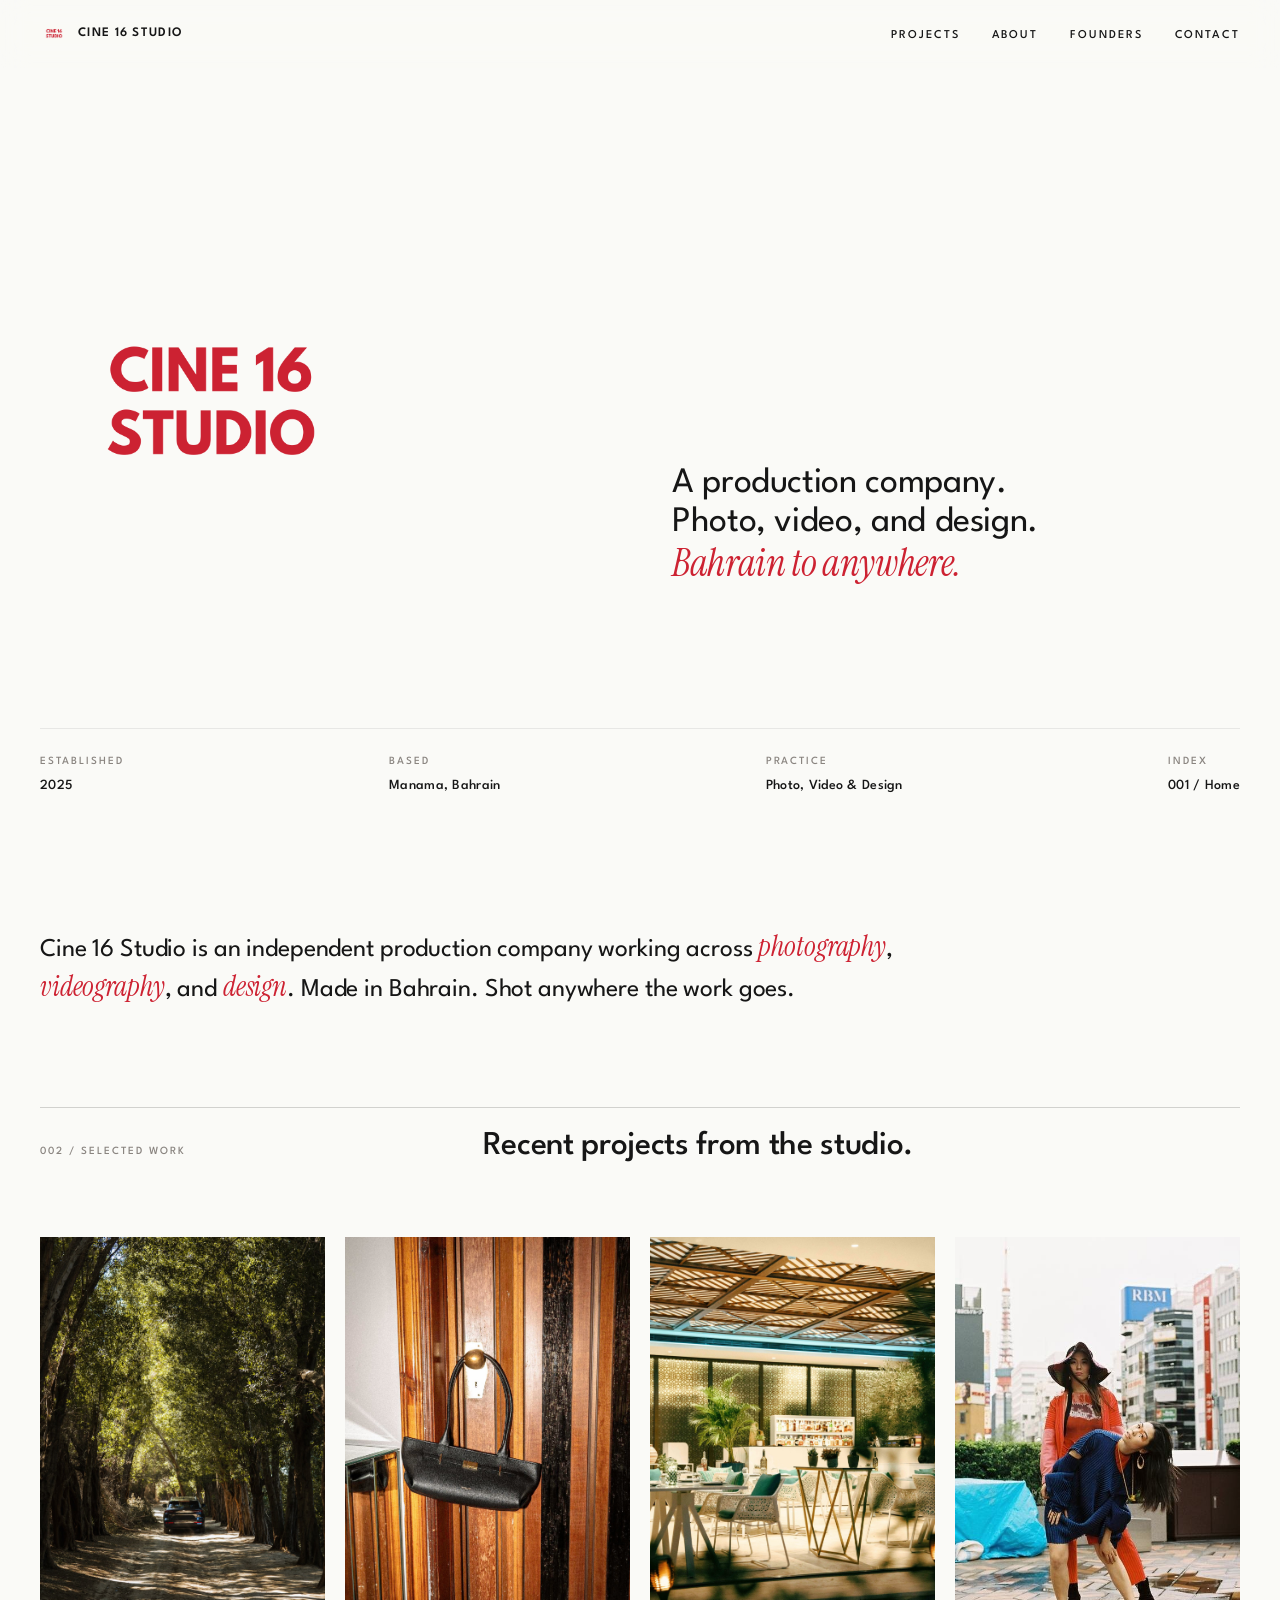
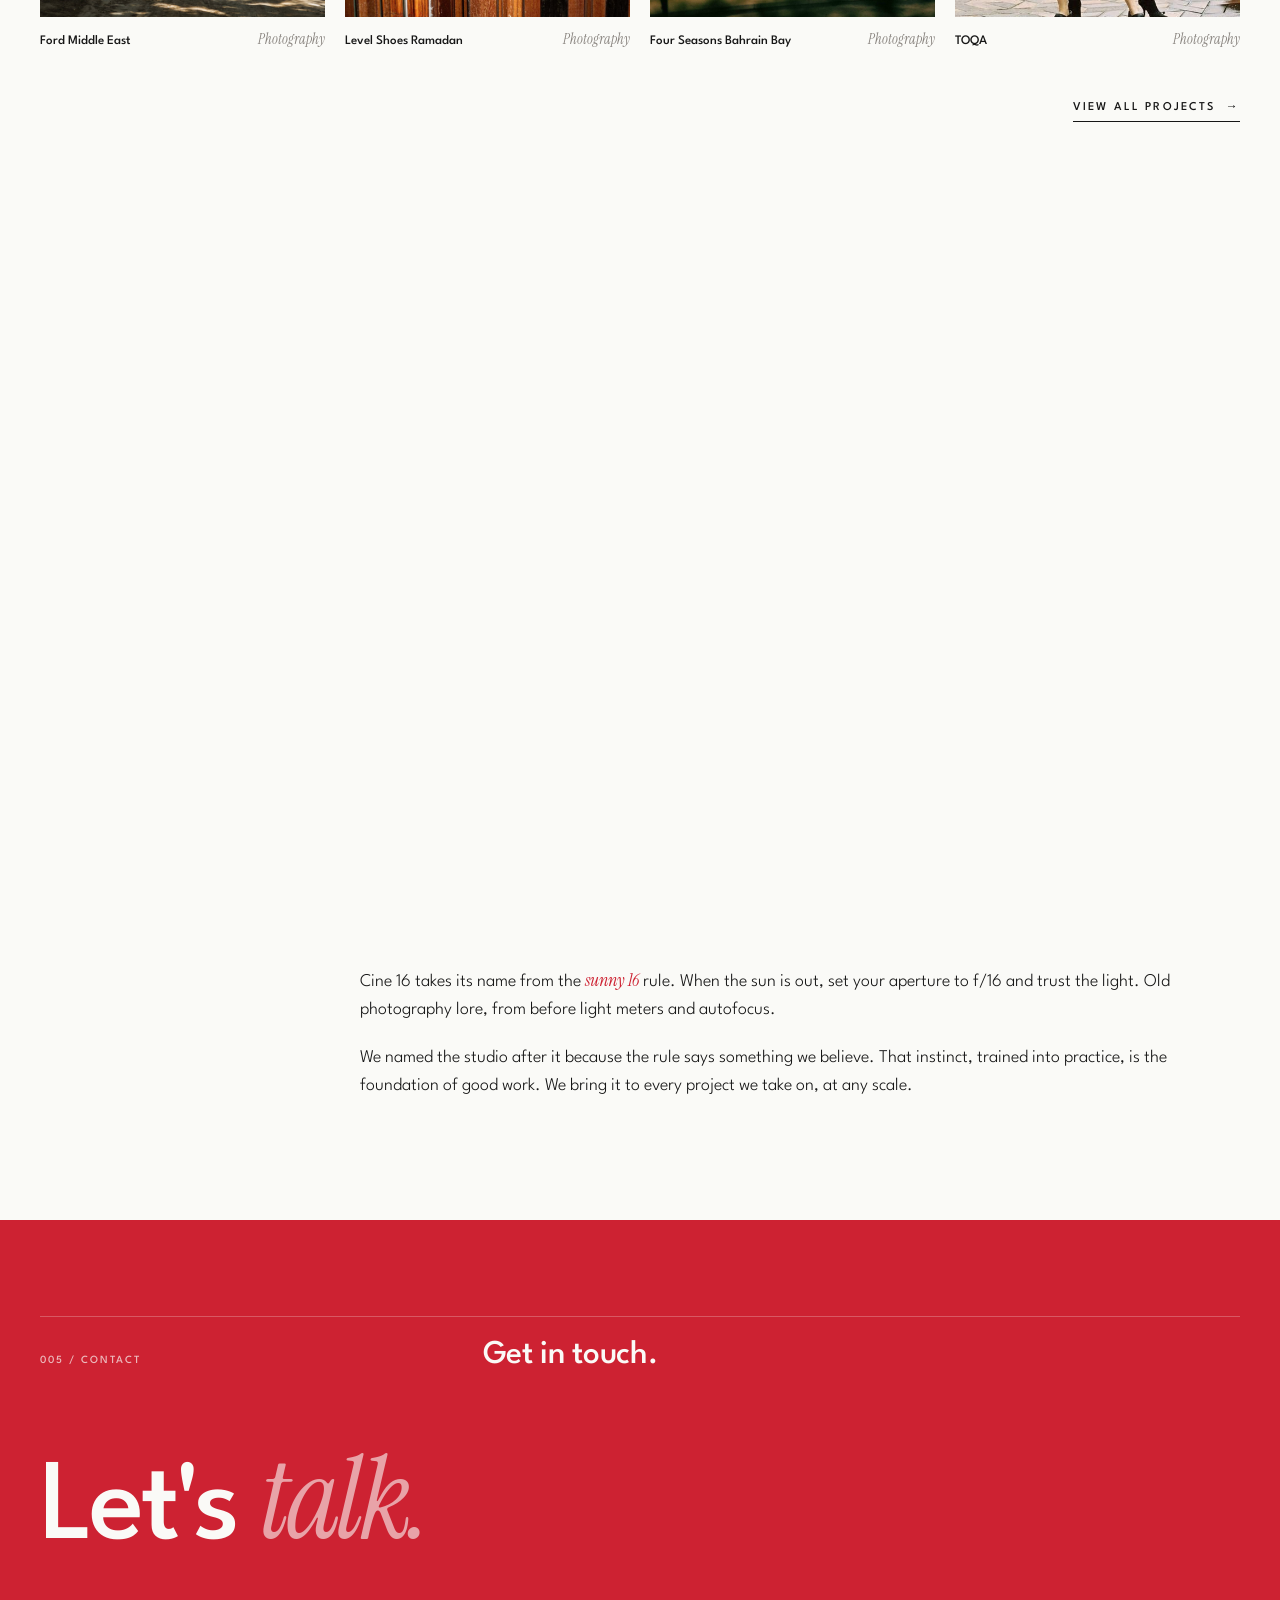
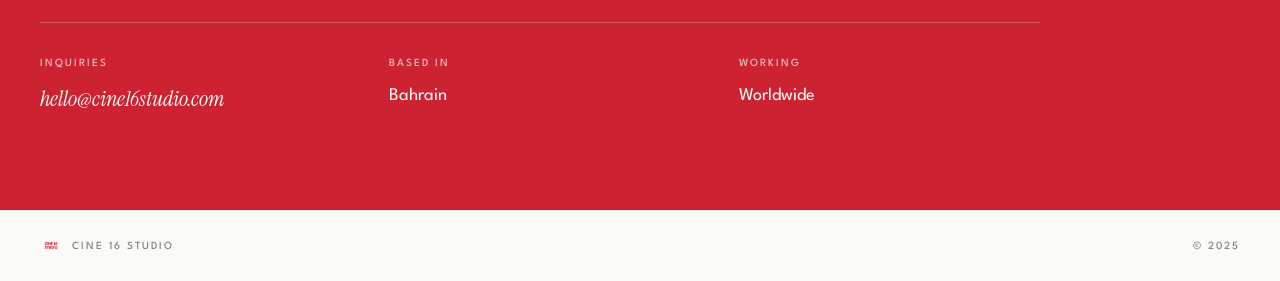
<file: index.html>
<!DOCTYPE html>
<html lang="en">
<head>
  <meta charset="UTF-8">
  <meta name="viewport" content="width=device-width, initial-scale=1.0">
  <title>Cine 16 Studio</title>
  <meta name="description" content="Cine 16 Studio. Two creatives. One production company. Bahrain to anywhere.">
  <meta name="google-site-verification" content="VnoOKsEHRsFzRZxvOFzhNZS0RKncgKMQu8T87-XKlhw" />
  <link rel="icon" href="favicon.ico" sizes="any">
  <link rel="icon" type="image/png" sizes="32x32" href="favicon-32.png">
  <link rel="apple-touch-icon" sizes="180x180" href="apple-touch-icon.png">
  <link rel="preconnect" href="https://fonts.googleapis.com">
  <link rel="preconnect" href="https://fonts.gstatic.com" crossorigin>
  <link href="https://fonts.googleapis.com/css2?family=Instrument+Serif:ital@0;1&family=League+Spartan:wght@300;400;500;600;700&display=swap" rel="stylesheet">
  <link rel="stylesheet" href="styles.css">

  <link rel="canonical" href="https://cine16studio.com/">
  <meta property="og:type" content="website">
  <meta property="og:site_name" content="Cine 16 Studio">
  <meta property="og:title" content="Cine 16 Studio">
  <meta property="og:description" content="Cine 16 Studio. Two creatives. One production company. Bahrain to anywhere.">
  <meta property="og:url" content="https://cine16studio.com/">
  <meta property="og:image" content="https://cine16studio.com/og-image.jpg">
  <meta property="og:image:width" content="1200">
  <meta property="og:image:height" content="630">
  <meta name="twitter:card" content="summary_large_image">
  <meta name="twitter:title" content="Cine 16 Studio">
  <meta name="twitter:description" content="Cine 16 Studio. Two creatives. One production company. Bahrain to anywhere.">
  <meta name="twitter:image" content="https://cine16studio.com/og-image.jpg">
</head>
<body>

  <header>
  <nav class="nav">
    <a href="index.html" class="nav-logo">
      <img src="assets/logo-red-transparent.png" alt="" loading="lazy">
      <span class="nav-logo-text">Cine 16 Studio</span>
    </a>
    <ul class="nav-links">
      <li><a href="projects.html">Projects</a></li>
      <li><a href="about.html">About</a></li>
      <li><a href="founders.html">Founders</a></li>
      <li><a href="contact.html">Contact</a></li>
    </ul>
  </nav>
  </header>

  <main>

    <section class="hero">
      <div class="hero-grid">
        <img src="assets/logo-red-transparent.png" alt="Cine 16 Studio" class="hero-mark">
        <p class="hero-statement">
          A production company.<br>
          Photo, video, and design.<br>
          <em>Bahrain to anywhere.</em>
        </p>
      </div>

      <div class="hero-base">
        <div class="hero-base-col">
          <span class="eyebrow">Established</span>
          <span class="hero-base-value">2025</span>
        </div>
        <div class="hero-base-col">
          <span class="eyebrow">Based</span>
          <span class="hero-base-value">Manama, Bahrain</span>
        </div>
        <div class="hero-base-col">
          <span class="eyebrow">Practice</span>
          <span class="hero-base-value">Photo, Video &amp; Design</span>
        </div>
        <div class="hero-base-col">
          <span class="eyebrow">Index</span>
          <span class="hero-base-value">001 / Home</span>
        </div>
      </div>
    </section>

    <section class="intro">
      <p class="intro-text">
        Cine 16 Studio is an independent production company working across <span class="ser">photography</span>, <span class="ser">videography</span>, and <span class="ser">design</span>. Made in Bahrain. Shot anywhere the work goes.
      </p>
    </section>

    <section class="work" id="work">
      <div class="section-head">
        <span class="num">002 / Selected Work</span>
        <h2>Recent projects from the studio.</h2>
      </div>

      <div class="work-grid">

        <a href="photography.html" class="work-card">
          <div class="work-card-image">
            <img src="images/ford-middle-east/dsc-0891.jpg" alt="Ford Middle East" loading="lazy">
          </div>
          <div class="work-card-meta">
            <span class="work-card-title">Ford Middle East</span>
            <span class="work-card-tag">Photography</span>
          </div>
        </a>

        <a href="photography.html" class="work-card">
          <div class="work-card-image">
            <img src="images/level-shoes-ramadan/shot-dsc2949.jpg" alt="Level Shoes Ramadan" loading="lazy">
          </div>
          <div class="work-card-meta">
            <span class="work-card-title">Level Shoes Ramadan</span>
            <span class="work-card-tag">Photography</span>
          </div>
        </a>

        <a href="photography.html" class="work-card">
          <div class="work-card-image">
            <img src="images/four-seasons-bahrain-bay/dsc04693.jpg" alt="Four Seasons Bahrain Bay" loading="lazy">
          </div>
          <div class="work-card-meta">
            <span class="work-card-title">Four Seasons Bahrain Bay</span>
            <span class="work-card-tag">Photography</span>
          </div>
        </a>

        <a href="photography.html" class="work-card">
          <div class="work-card-image">
            <img src="images/toqa/fh000004.jpg" alt="TOQA" loading="lazy">
          </div>
          <div class="work-card-meta">
            <span class="work-card-title">TOQA</span>
            <span class="work-card-tag">Photography</span>
          </div>
        </a>

      </div>

      <div class="work-footer">
        <a href="projects.html" class="btn-link">View all projects &nbsp;&rarr;</a>
      </div>
    </section>

    <section class="services" id="services">
      <div class="section-head">
        <span class="num">003 / Services</span>
        <h2>What we make.</h2>
      </div>

      <div class="services-row">
        <a href="photography.html" class="service">
          <span class="service-num">01</span>
          <h3>Photography</h3>
          <p>Stills for brands, publications, and personal commissions.</p>
          <span class="service-arrow">View work &nbsp;&rarr;</span>
        </a>
        <a href="videography.html" class="service">
          <span class="service-num">02</span>
          <h3>Videography</h3>
          <p>Commercials, brand films, and longer-form work. Concept to final cut.</p>
          <span class="service-arrow">View work &nbsp;&rarr;</span>
        </a>
        <a href="design.html" class="service">
          <span class="service-num">03</span>
          <h3>Design</h3>
          <p>Campaign artwork, posters, menus, and cover art. Idea to finished layout.</p>
          <span class="service-arrow">View work &nbsp;&rarr;</span>
        </a>
      </div>

      <div class="services-also">
        <span class="label">Also offered</span>
        <span class="item">Social Media Direction</span>
        <span class="item">Illustration Commissions</span>
      </div>
    </section>

    <section class="about" id="about">
      <div class="section-head">
        <span class="num">004 / About</span>
        <h2>The studio, the name.</h2>
      </div>

      <div class="about-content">
        <p class="lead">
          Cine 16 takes its name from the <span class="accent">sunny 16</span> rule. When the sun is out, set your aperture to f/16 and trust the light. Old photography lore, from before light meters and autofocus.
        </p>
        <p>
          We named the studio after it because the rule says something we believe. That instinct, trained into practice, is the foundation of good work. We bring it to every project we take on, at any scale.
        </p>
      </div>
    </section>

    </main>

    <section class="contact section-red" id="contact">
      <div class="section-red-inner">
        <div class="section-head">
          <span class="num">005 / Contact</span>
          <h2>Get in touch.</h2>
        </div>

        <h3 class="contact-statement">
          Let's <span class="accent">talk.</span>
        </h3>

        <div class="contact-info">
          <div class="contact-info-block">
            <span class="label">Inquiries</span>
            <a href="mailto:hello@cine16studio.com" class="value serif">hello@cine16studio.com</a>
          </div>
          <div class="contact-info-block">
            <span class="label">Based In</span>
            <span class="value">Bahrain</span>
          </div>
          <div class="contact-info-block">
            <span class="label">Working</span>
            <span class="value">Worldwide</span>
          </div>
        </div>
      </div>
    </section>

  <footer>
    <span class="footer-mark">
      <img src="assets/logo-red-transparent.png" alt="" loading="lazy">
      <span>Cine 16 Studio</span>
    </span>
    <span>&copy; 2025</span>
  </footer>

  <script src="script.js" defer></script>
</body>
</html>
</file>
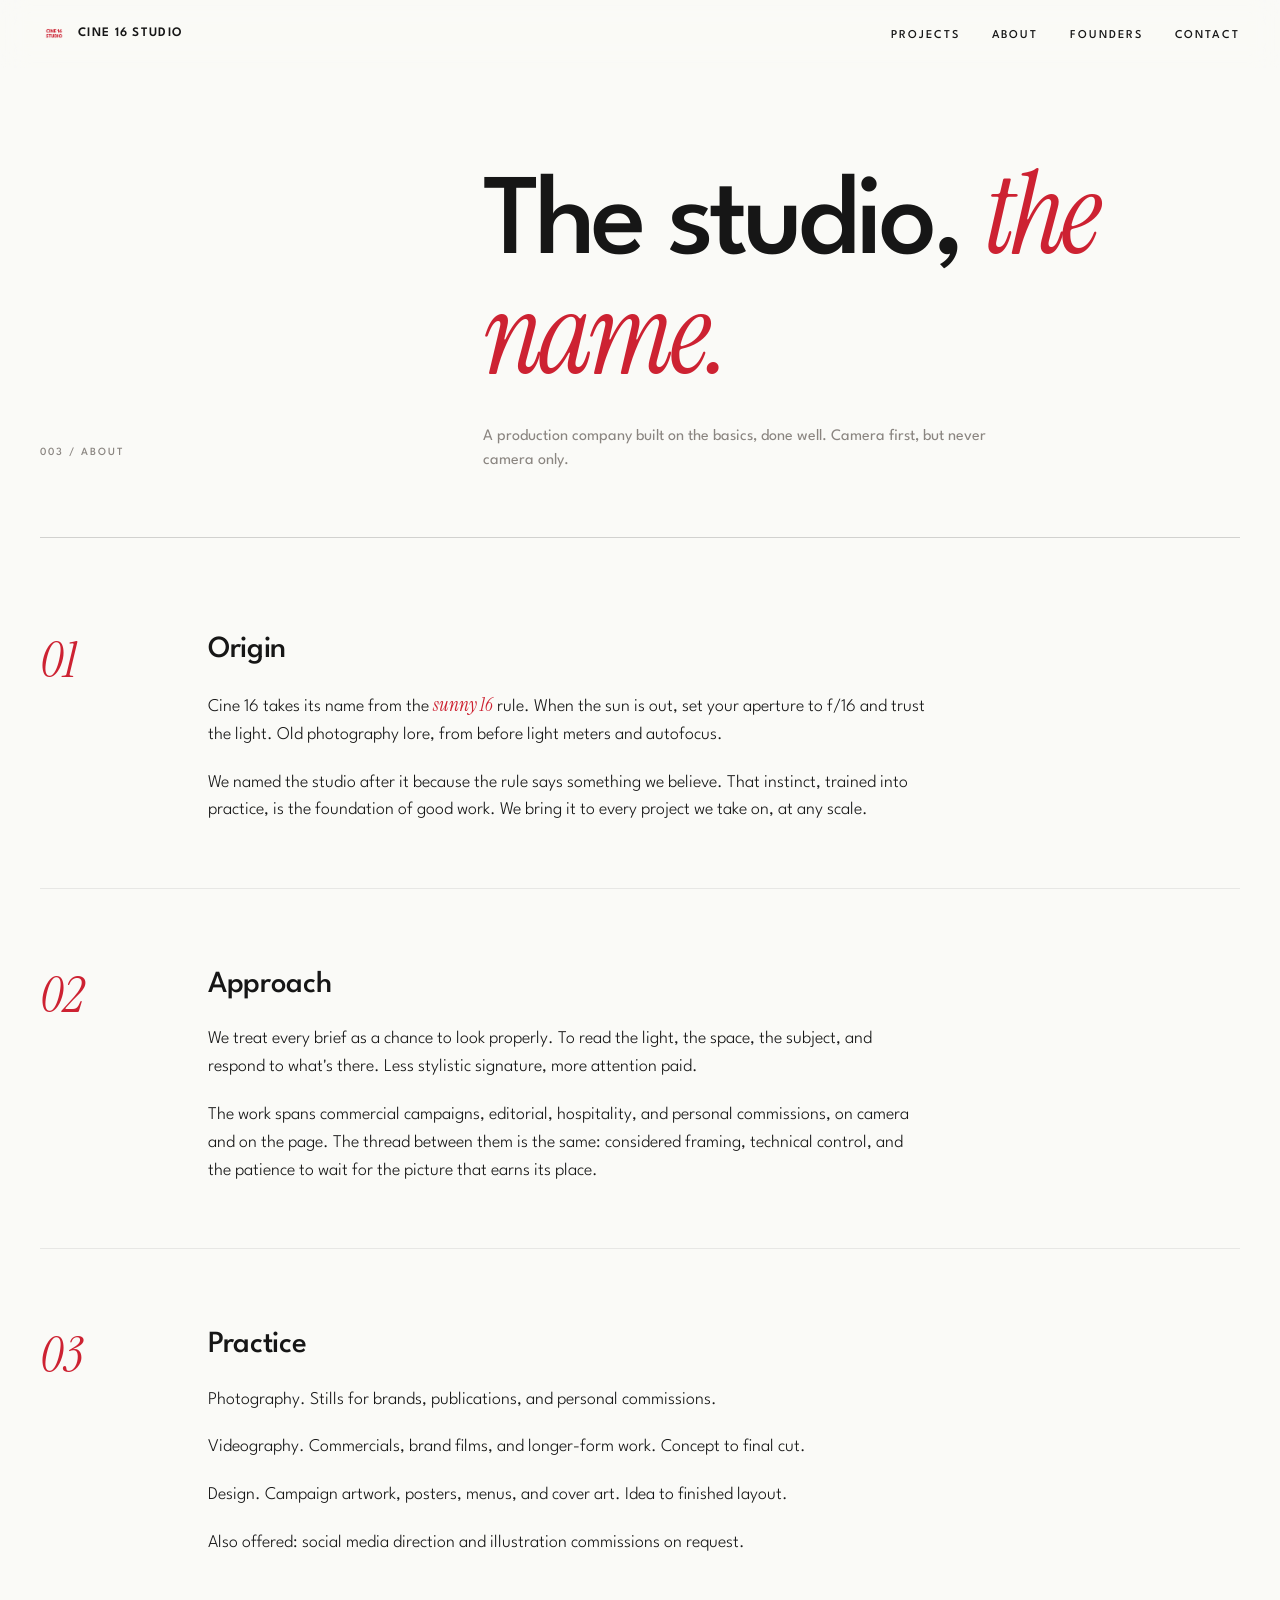
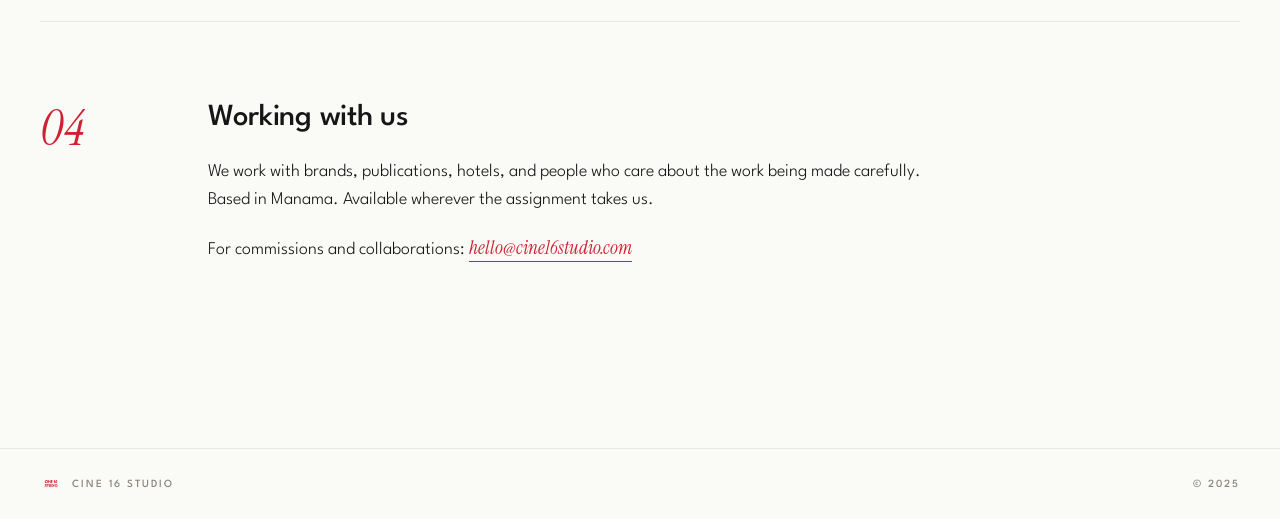
<file: about.html>
<!DOCTYPE html>
<html lang="en">
<head>
  <meta charset="UTF-8">
  <meta name="viewport" content="width=device-width, initial-scale=1.0">
  <title>About / Cine 16 Studio</title>
  <meta name="description" content="About Cine 16 Studio. A production company based in Bahrain, working in photography, videography, and design.">
  <link rel="icon" href="favicon.ico" sizes="any">
  <link rel="icon" type="image/png" sizes="32x32" href="favicon-32.png">
  <link rel="apple-touch-icon" sizes="180x180" href="apple-touch-icon.png">
  <link rel="preconnect" href="https://fonts.googleapis.com">
  <link rel="preconnect" href="https://fonts.gstatic.com" crossorigin>
  <link href="https://fonts.googleapis.com/css2?family=Instrument+Serif:ital@0;1&family=League+Spartan:wght@300;400;500;600;700&display=swap" rel="stylesheet">
  <link rel="stylesheet" href="styles.css">

  <link rel="canonical" href="https://cine16studio.com/about.html">
  <meta property="og:type" content="website">
  <meta property="og:site_name" content="Cine 16 Studio">
  <meta property="og:title" content="About / Cine 16 Studio">
  <meta property="og:description" content="About Cine 16 Studio. A production company based in Bahrain, working in photography, videography, and design.">
  <meta property="og:url" content="https://cine16studio.com/about.html">
  <meta property="og:image" content="https://cine16studio.com/og-image.jpg">
  <meta property="og:image:width" content="1200">
  <meta property="og:image:height" content="630">
  <meta name="twitter:card" content="summary_large_image">
  <meta name="twitter:title" content="About / Cine 16 Studio">
  <meta name="twitter:description" content="About Cine 16 Studio. A production company based in Bahrain, working in photography, videography, and design.">
  <meta name="twitter:image" content="https://cine16studio.com/og-image.jpg">
</head>
<body>

  <header>
  <nav class="nav">
    <a href="index.html" class="nav-logo">
      <img src="assets/logo-red-transparent.png" alt="">
      <span class="nav-logo-text">Cine 16 Studio</span>
    </a>
    <ul class="nav-links">
      <li><a href="projects.html">Projects</a></li>
      <li><a href="about.html">About</a></li>
      <li><a href="founders.html">Founders</a></li>
      <li><a href="contact.html">Contact</a></li>
    </ul>
  </nav>
  </header>

  <main>

    <section class="about-page">

      <div class="about-page-hero">
        <span class="num">003 / About</span>
        <div>
          <h1>The studio, <span class="ser">the name.</span></h1>
          <p class="subtitle">A production company built on the basics, done well. Camera first, but never camera only.</p>
        </div>
      </div>

      <div class="about-page-body">

        <div class="about-block">
          <span class="about-block-num">01</span>
          <div class="about-block-content">
            <h2 class="about-block-title">Origin</h2>
            <p>
              Cine 16 takes its name from the <span class="ser-red">sunny 16</span> rule. When the sun is out, set your aperture to f/16 and trust the light. Old photography lore, from before light meters and autofocus.
            </p>
            <p>
              We named the studio after it because the rule says something we believe. That instinct, trained into practice, is the foundation of good work. We bring it to every project we take on, at any scale.
            </p>
          </div>
        </div>

        <div class="about-block">
          <span class="about-block-num">02</span>
          <div class="about-block-content">
            <h2 class="about-block-title">Approach</h2>
            <p>
              We treat every brief as a chance to look properly. To read the light, the space, the subject, and respond to what's there. Less stylistic signature, more attention paid.
            </p>
            <p>
              The work spans commercial campaigns, editorial, hospitality, and personal commissions, on camera and on the page. The thread between them is the same: considered framing, technical control, and the patience to wait for the picture that earns its place.
            </p>
          </div>
        </div>

        <div class="about-block">
          <span class="about-block-num">03</span>
          <div class="about-block-content">
            <h2 class="about-block-title">Practice</h2>
            <p>
              Photography. Stills for brands, publications, and personal commissions.
            </p>
            <p>
              Videography. Commercials, brand films, and longer-form work. Concept to final cut.
            </p>
            <p>
              Design. Campaign artwork, posters, menus, and cover art. Idea to finished layout.
            </p>
            <p>
              Also offered: social media direction and illustration commissions on request.
            </p>
          </div>
        </div>

        <div class="about-block">
          <span class="about-block-num">04</span>
          <div class="about-block-content">
            <h2 class="about-block-title">Working with us</h2>
            <p>
              We work with brands, publications, hotels, and people who care about the work being made carefully. Based in Manama. Available wherever the assignment takes us.
            </p>
            <p>
              For commissions and collaborations: <a href="mailto:hello@cine16studio.com" class="about-link">hello@cine16studio.com</a>
            </p>
          </div>
        </div>

      </div>

    </section>

  </main>

  <footer>
    <span class="footer-mark">
      <img src="assets/logo-red-transparent.png" alt="">
      <span>Cine 16 Studio</span>
    </span>
    <span>&copy; 2025</span>
  </footer>

  <script src="script.js" defer></script>
</body>
</html>
</file>
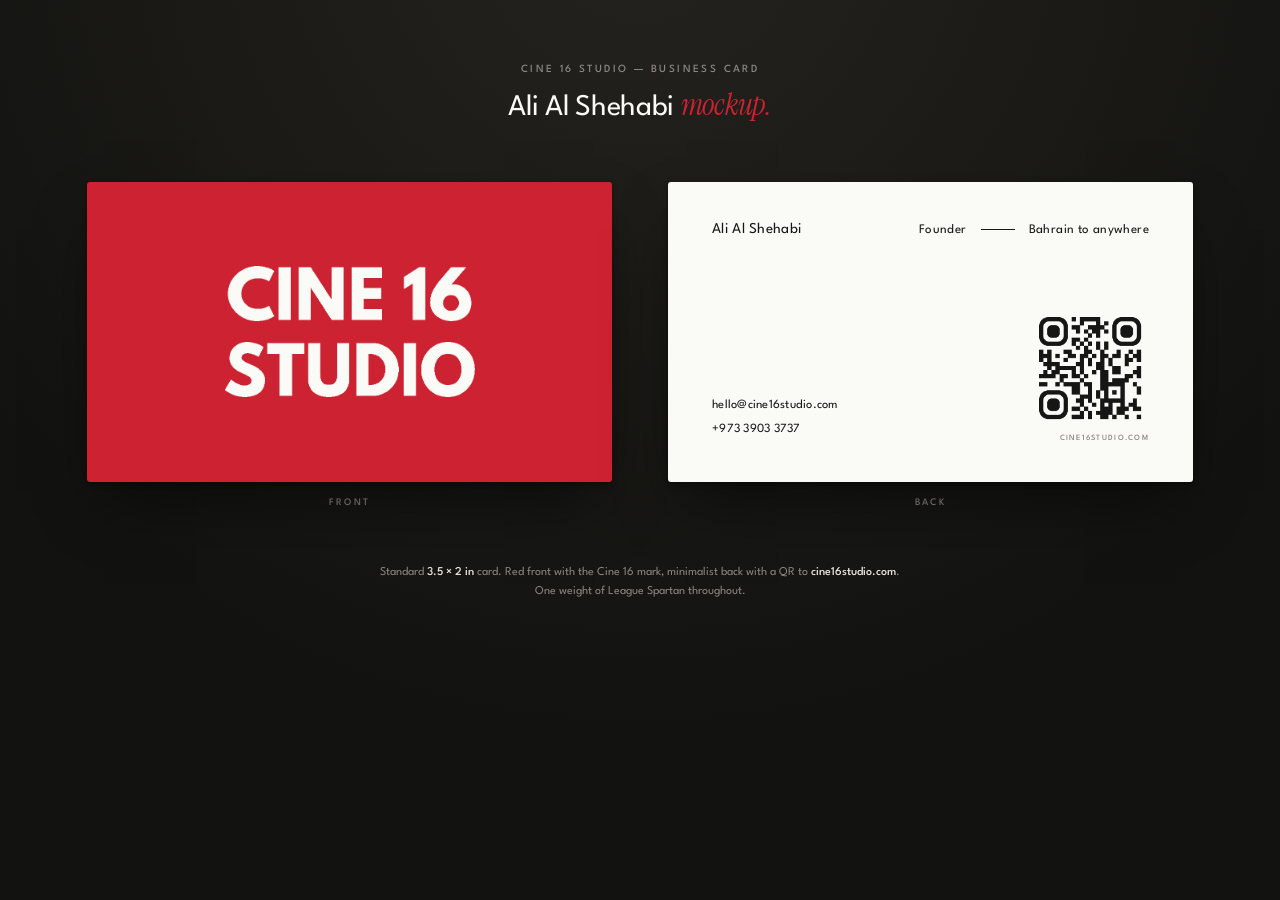
<file: ali-business-card-mockup.html>
<!DOCTYPE html>
<html lang="en">
<head>
<meta charset="UTF-8">
<meta name="viewport" content="width=device-width, initial-scale=1.0">
<title>Ali Al Shehabi — Cine 16 Business Card</title>
<link rel="preconnect" href="https://fonts.googleapis.com">
<link rel="preconnect" href="https://fonts.gstatic.com" crossorigin>
<link href="https://fonts.googleapis.com/css2?family=Instrument+Serif:ital@0;1&family=League+Spartan:wght@300;400;500;600;700&display=swap" rel="stylesheet">
<style>
  :root{ --bg:#FAFAF7; --text:#161616; --muted:#8A8580; --red:#CD2232; }
  *{margin:0;padding:0;box-sizing:border-box;}
  body{
    font-family:'League Spartan',sans-serif; color:#EAE7E0;
    min-height:100vh; display:flex; flex-direction:column; align-items:center;
    padding:64px 24px; background:#151513;
    background-image:radial-gradient(circle at 50% -10%, #24231F 0%, #121210 70%);
  }
  .page-head{ text-align:center; margin-bottom:56px; }
  .page-head .eyebrow{ font-size:11px; font-weight:500; text-transform:uppercase; letter-spacing:0.22em; color:#8A8580; display:block; margin-bottom:14px; }
  .page-head h1{ font-weight:400; font-size:30px; letter-spacing:-0.01em; line-height:1.15; color:#FAFAF7; }
  .page-head h1 em{ font-family:'Instrument Serif',serif; font-style:italic; color:var(--red); }

  .stage{ display:flex; flex-wrap:wrap; gap:56px; justify-content:center; align-items:flex-start; }
  .card-wrap{ display:flex; flex-direction:column; align-items:center; gap:16px; }
  .card-label{ font-size:10px; font-weight:500; text-transform:uppercase; letter-spacing:0.22em; color:#8A8580; }

  .card{ width:525px; height:300px; position:relative; overflow:hidden; border-radius:3px;
    box-shadow:0 2px 5px rgba(0,0,0,0.35), 0 30px 60px -18px rgba(0,0,0,0.6); }

  /* FRONT — red bg, white logo */
  .front{ background:var(--red); display:flex; align-items:center; justify-content:center; }
  .front-logo{ width:250px; height:auto; }

  /* BACK — minimalist, COBE-style QR */
  .back{ background:var(--bg); color:var(--text); padding:40px 44px; display:flex; flex-direction:column; justify-content:space-between; }
  .back-top{ display:flex; justify-content:space-between; align-items:baseline; gap:24px; }
  .b-name{ font-size:15px; font-weight:400; letter-spacing:0.02em; }
  .b-desc{ font-size:13px; font-weight:400; letter-spacing:0.03em; display:flex; align-items:center; gap:14px; color:var(--text); white-space:nowrap; }
  .b-desc .sep{ width:34px; height:1px; background:var(--text); display:inline-block; }
  .back-bottom{ display:flex; justify-content:space-between; align-items:flex-end; gap:24px; }
  .b-contact{ font-size:12.5px; font-weight:400; letter-spacing:0.02em; line-height:1.9; color:var(--text); }
  .qr-wrap{ display:flex; flex-direction:column; align-items:flex-end; gap:7px; }
  .qr-wrap img{ width:118px; height:118px; display:block; }
  .qr-wrap .cap{ font-size:8px; font-weight:500; letter-spacing:0.16em; text-transform:uppercase; color:var(--muted); }

  .foot-note{ margin-top:56px; font-size:12px; color:#8A8580; text-align:center; max-width:540px; line-height:1.6; }
  .foot-note strong{ color:#EAE7E0; font-weight:500; }
</style>
</head>
<body>
  <div class="page-head">
    <span class="eyebrow">Cine 16 Studio — Business Card</span>
    <h1>Ali Al Shehabi <em>mockup.</em></h1>
  </div>

  <div class="stage">
    <div class="card-wrap">
      <div class="card front">
        <img class="front-logo" src="[data-uri]" alt="Cine 16 Studio">
      </div>
      <span class="card-label">Front</span>
    </div>

    <div class="card-wrap">
      <div class="card back">
        <div class="back-top">
          <span class="b-name">Ali Al Shehabi</span>
          <span class="b-desc">Founder <span class="sep"></span> Bahrain to anywhere</span>
        </div>
        <div class="back-bottom">
          <div class="b-contact">
            hello@cine16studio.com<br>
            +973 3903 3737
          </div>
          <div class="qr-wrap">
            <img src="[data-uri]" alt="Scan for cine16studio.com">
            <span class="cap">cine16studio.com</span>
          </div>
        </div>
      </div>
      <span class="card-label">Back</span>
    </div>
  </div>

  <p class="foot-note">
    Standard <strong>3.5 &times; 2 in</strong> card. Red front with the Cine 16 mark, minimalist back with a QR to <strong>cine16studio.com</strong>. One weight of League Spartan throughout.
  </p>
</body>
</html>
</file>
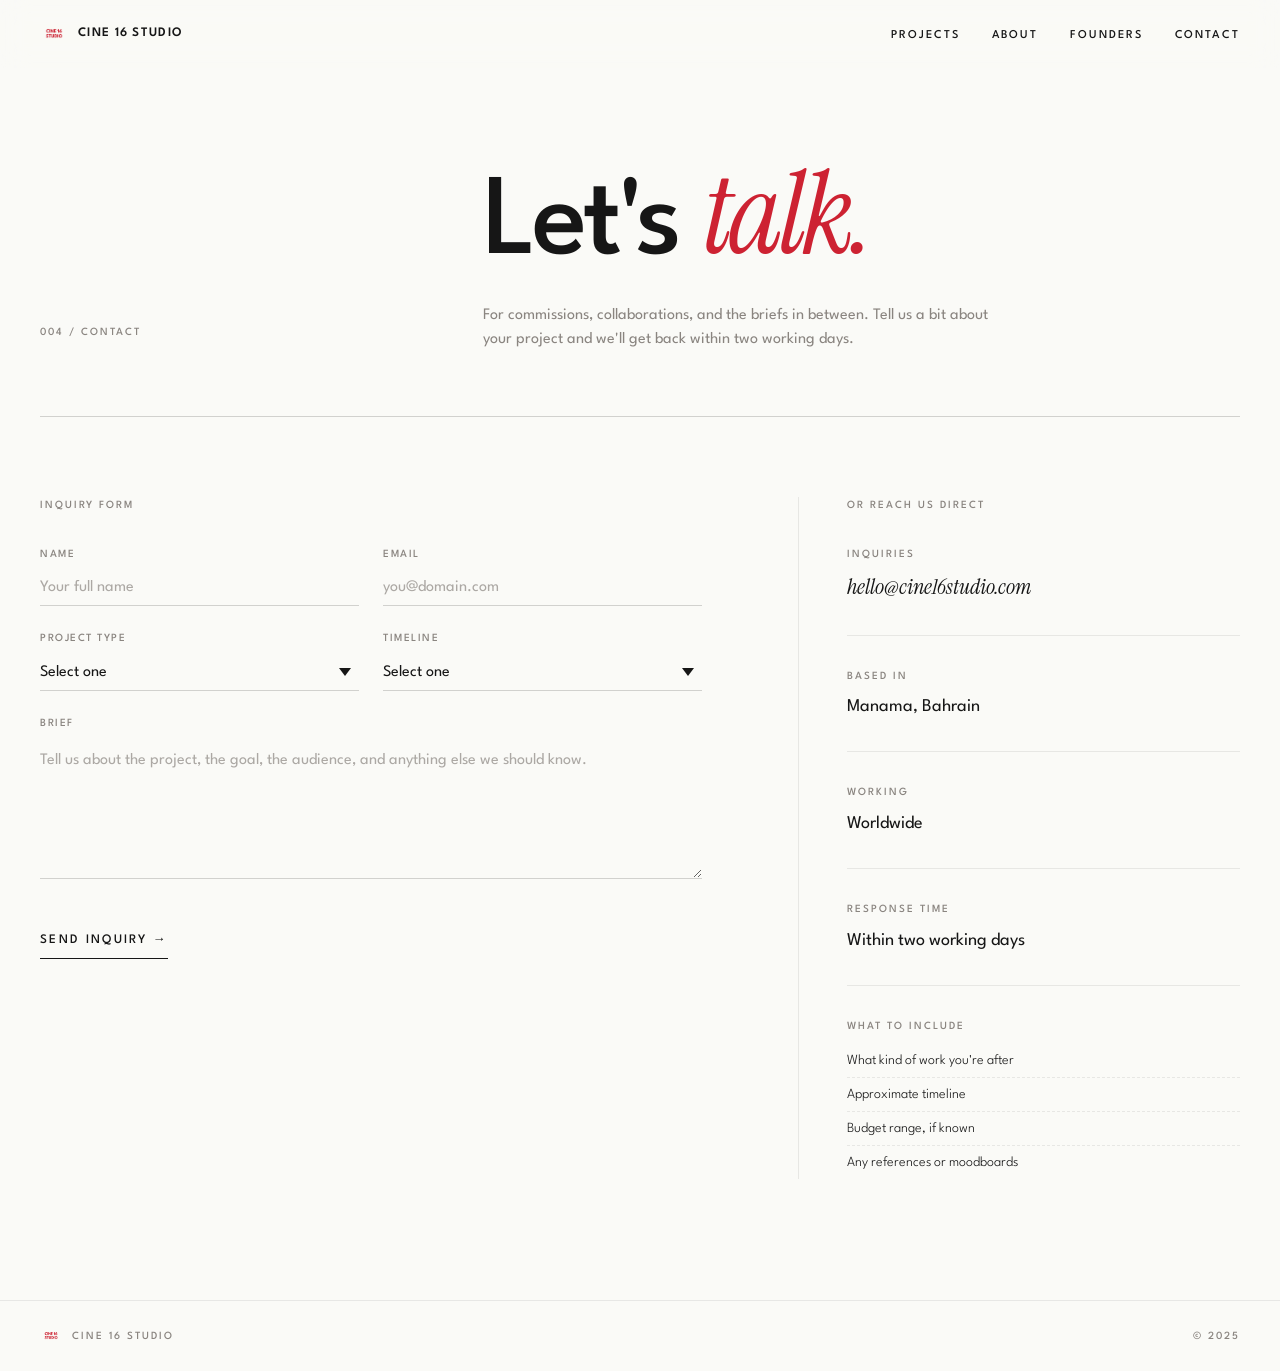
<file: contact.html>
<!DOCTYPE html>
<html lang="en">
<head>
  <meta charset="UTF-8">
  <meta name="viewport" content="width=device-width, initial-scale=1.0">
  <title>Contact / Cine 16 Studio</title>
  <meta name="description" content="Get in touch with Cine 16 Studio. For commissions, collaborations, and inquiries.">
  <link rel="icon" href="favicon.ico" sizes="any">
  <link rel="icon" type="image/png" sizes="32x32" href="favicon-32.png">
  <link rel="apple-touch-icon" sizes="180x180" href="apple-touch-icon.png">
  <link rel="preconnect" href="https://fonts.googleapis.com">
  <link rel="preconnect" href="https://fonts.gstatic.com" crossorigin>
  <link href="https://fonts.googleapis.com/css2?family=Instrument+Serif:ital@0;1&family=League+Spartan:wght@300;400;500;600;700&display=swap" rel="stylesheet">
  <link rel="stylesheet" href="styles.css">

  <link rel="canonical" href="https://cine16studio.com/contact.html">
  <meta property="og:type" content="website">
  <meta property="og:site_name" content="Cine 16 Studio">
  <meta property="og:title" content="Contact / Cine 16 Studio">
  <meta property="og:description" content="Get in touch with Cine 16 Studio. For commissions, collaborations, and inquiries.">
  <meta property="og:url" content="https://cine16studio.com/contact.html">
  <meta property="og:image" content="https://cine16studio.com/og-image.jpg">
  <meta property="og:image:width" content="1200">
  <meta property="og:image:height" content="630">
  <meta name="twitter:card" content="summary_large_image">
  <meta name="twitter:title" content="Contact / Cine 16 Studio">
  <meta name="twitter:description" content="Get in touch with Cine 16 Studio. For commissions, collaborations, and inquiries.">
  <meta name="twitter:image" content="https://cine16studio.com/og-image.jpg">
</head>
<body>

  <header>
  <nav class="nav">
    <a href="index.html" class="nav-logo">
      <img src="assets/logo-red-transparent.png" alt="" loading="lazy">
      <span class="nav-logo-text">Cine 16 Studio</span>
    </a>
    <ul class="nav-links">
      <li><a href="projects.html">Projects</a></li>
      <li><a href="index.html#about">About</a></li>
      <li><a href="founders.html">Founders</a></li>
      <li><a href="contact.html">Contact</a></li>
    </ul>
  </nav>
  </header>

  <main>

    <section class="contact-page">

      <div class="contact-page-hero">
        <span class="num">004 / Contact</span>
        <div>
          <h1>Let's <span class="ser">talk.</span></h1>
          <p class="subtitle">For commissions, collaborations, and the briefs in between. Tell us a bit about your project and we'll get back within two working days.</p>
        </div>
      </div>

      <div class="contact-grid">

        <!--
          On submit, JS in script.js constructs a mailto: URL with all fields and opens
          the visitor's email client addressed to hello@cine16studio.com.
          For a more polished experience (no email client needed, submissions sent straight to inbox),
          sign up at formspree.io (free 50/mo) or web3forms.com and swap this form's action to their URL.
        -->
        <form class="contact-form" id="inquiry-form">
          <span class="contact-form-eyebrow">Inquiry Form</span>

          <div class="contact-form-row">
            <div class="field">
              <label for="name">Name</label>
              <input type="text" id="name" name="name" placeholder="Your full name" required>
            </div>
            <div class="field">
              <label for="email">Email</label>
              <input type="email" id="email" name="email" placeholder="you@domain.com" required>
            </div>
          </div>

          <div class="contact-form-row">
            <div class="field">
              <label for="project-type">Project Type</label>
              <select id="project-type" name="project-type" required>
                <option value="" disabled selected>Select one</option>
                <option value="Photography">Photography</option>
                <option value="Videography">Videography</option>
                <option value="Design">Design</option>
                <option value="Photography &amp; Videography">Photography &amp; Videography</option>
                <option value="Social Media Direction">Social Media Direction</option>
                <option value="Illustration">Illustration</option>
                <option value="Other">Other / Not Sure</option>
              </select>
            </div>
            <div class="field">
              <label for="timeline">Timeline</label>
              <select id="timeline" name="timeline">
                <option value="" disabled selected>Select one</option>
                <option value="Within 1 month">Within 1 month</option>
                <option value="1 to 3 months">1 to 3 months</option>
                <option value="3 to 6 months">3 to 6 months</option>
                <option value="Flexible">Flexible</option>
              </select>
            </div>
          </div>

          <div class="contact-form-row">
            <div class="field full">
              <label for="message">Brief</label>
              <textarea id="message" name="message" placeholder="Tell us about the project, the goal, the audience, and anything else we should know." required></textarea>
            </div>
          </div>

          <button type="submit" class="contact-submit">Send Inquiry &rarr;</button>
        </form>

        <aside class="contact-info-col">
          <span class="contact-info-eyebrow">Or Reach Us Direct</span>

          <div class="contact-info-row">
            <span class="label">Inquiries</span>
            <a href="mailto:hello@cine16studio.com" class="value serif">hello@cine16studio.com</a>
          </div>

          <div class="contact-info-row">
            <span class="label">Based In</span>
            <span class="value">Manama, Bahrain</span>
          </div>

          <div class="contact-info-row">
            <span class="label">Working</span>
            <span class="value">Worldwide</span>
          </div>

          <div class="contact-info-row">
            <span class="label">Response Time</span>
            <span class="value">Within two working days</span>
          </div>

          <div class="contact-info-row">
            <span class="label">What to include</span>
            <ul>
              <li>What kind of work you're after</li>
              <li>Approximate timeline</li>
              <li>Budget range, if known</li>
              <li>Any references or moodboards</li>
            </ul>
          </div>
        </aside>

      </div>

    </section>

  </main>

  <footer>
    <span class="footer-mark">
      <img src="assets/logo-red-transparent.png" alt="" loading="lazy">
      <span>Cine 16 Studio</span>
    </span>
    <span>&copy; 2025</span>
  </footer>

  <script src="script.js" defer></script>
</body>
</html>
</file>
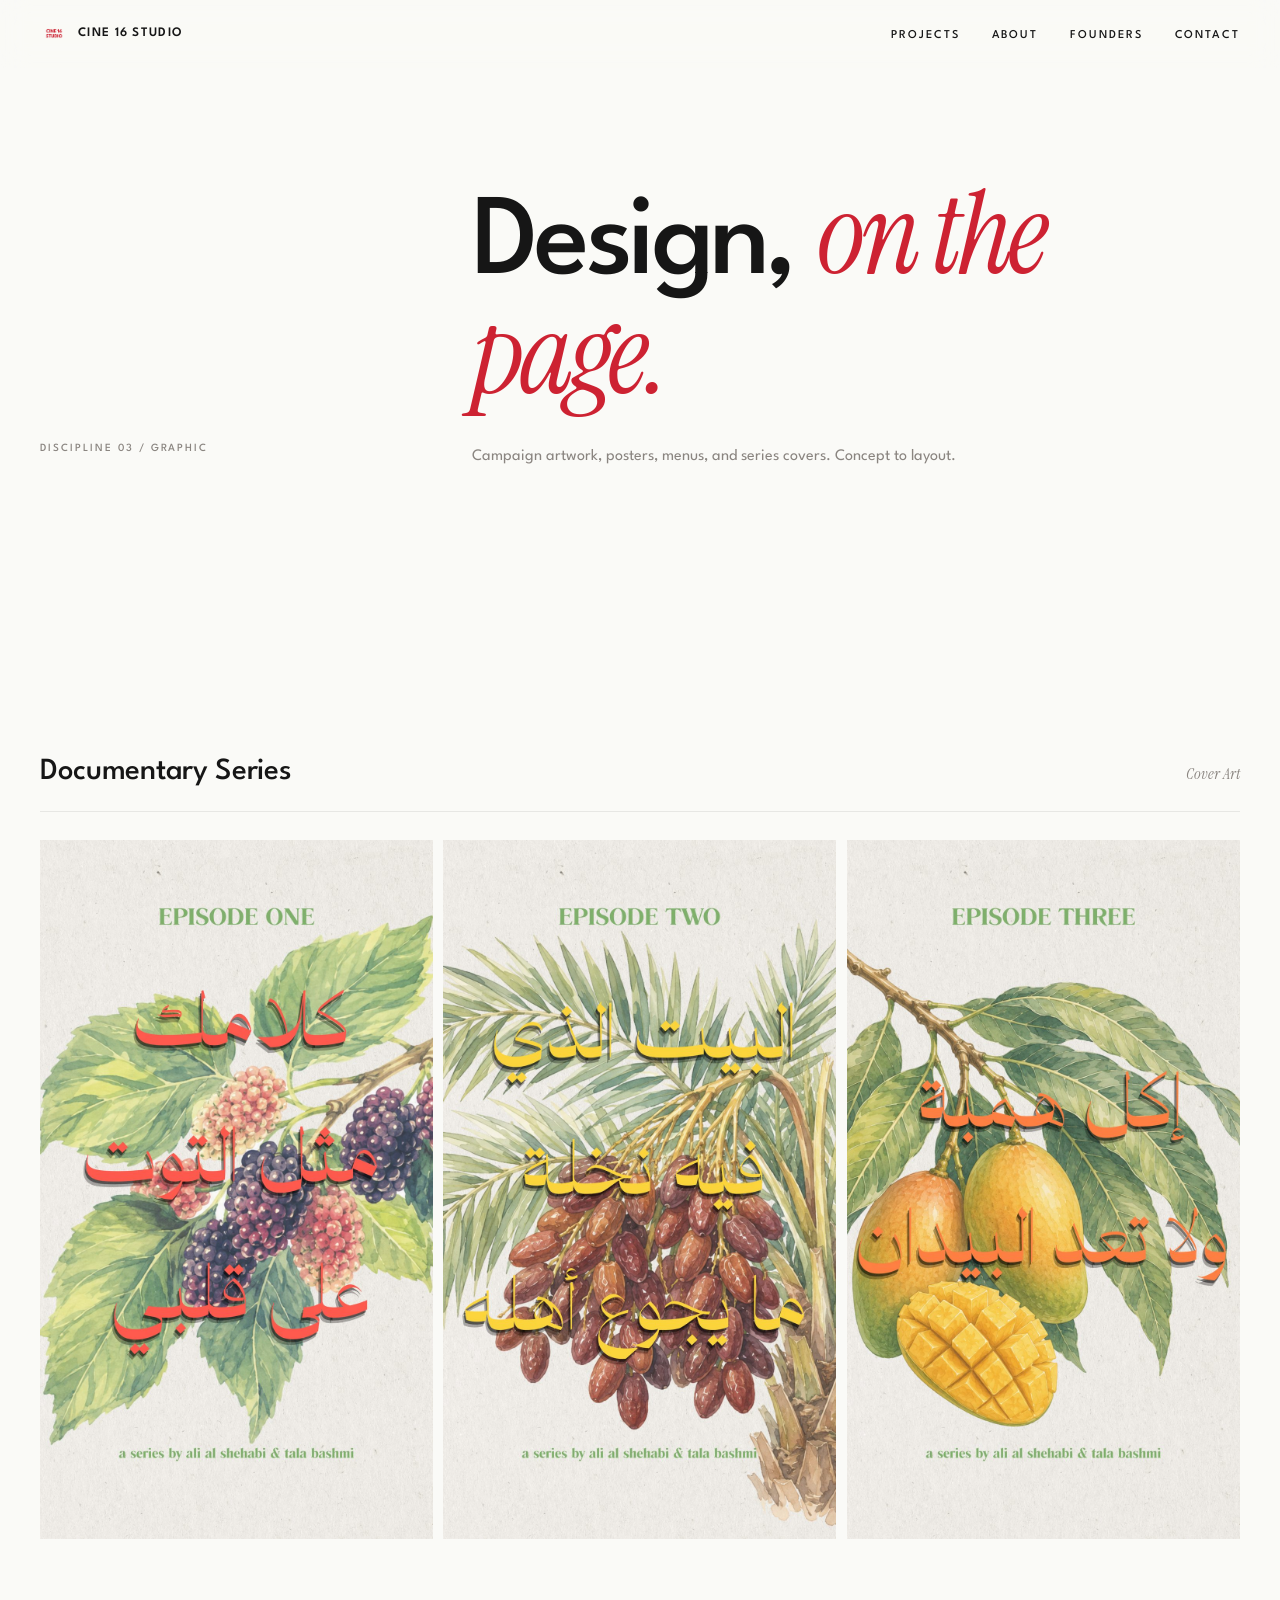
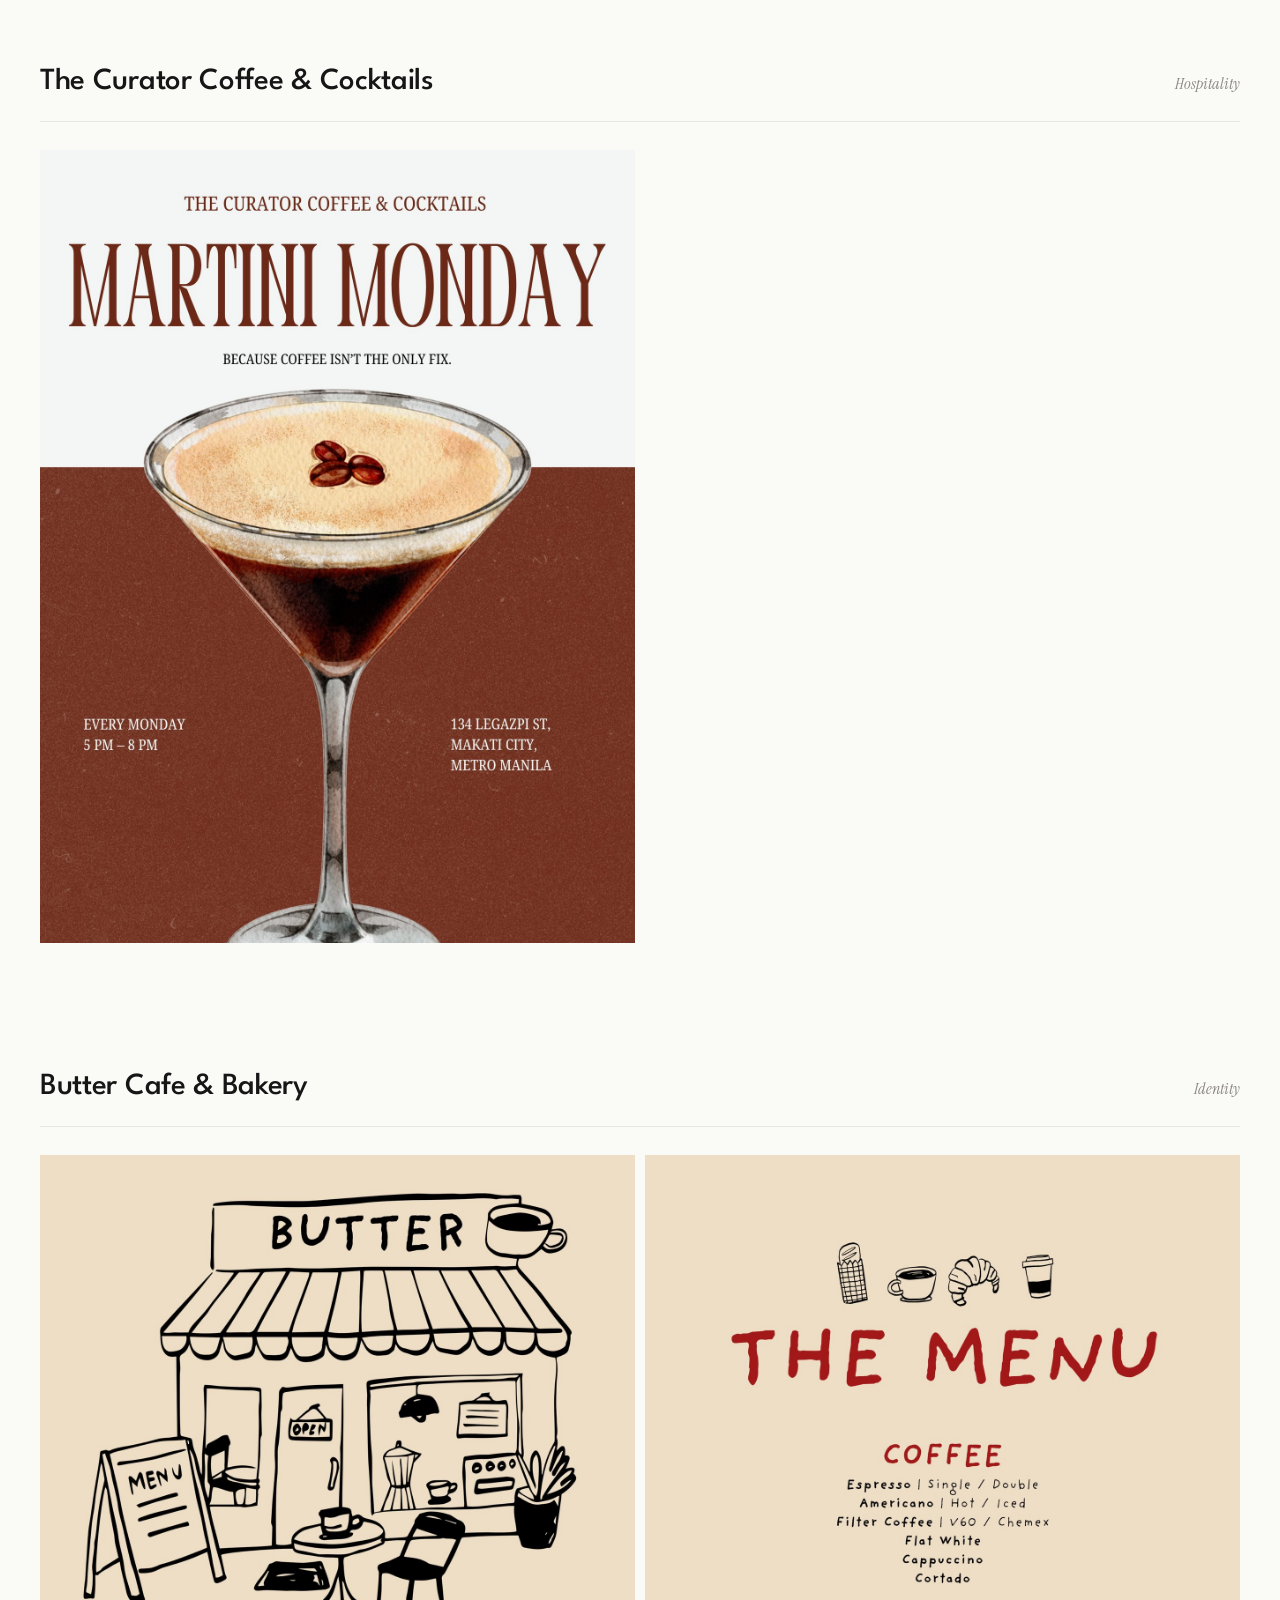
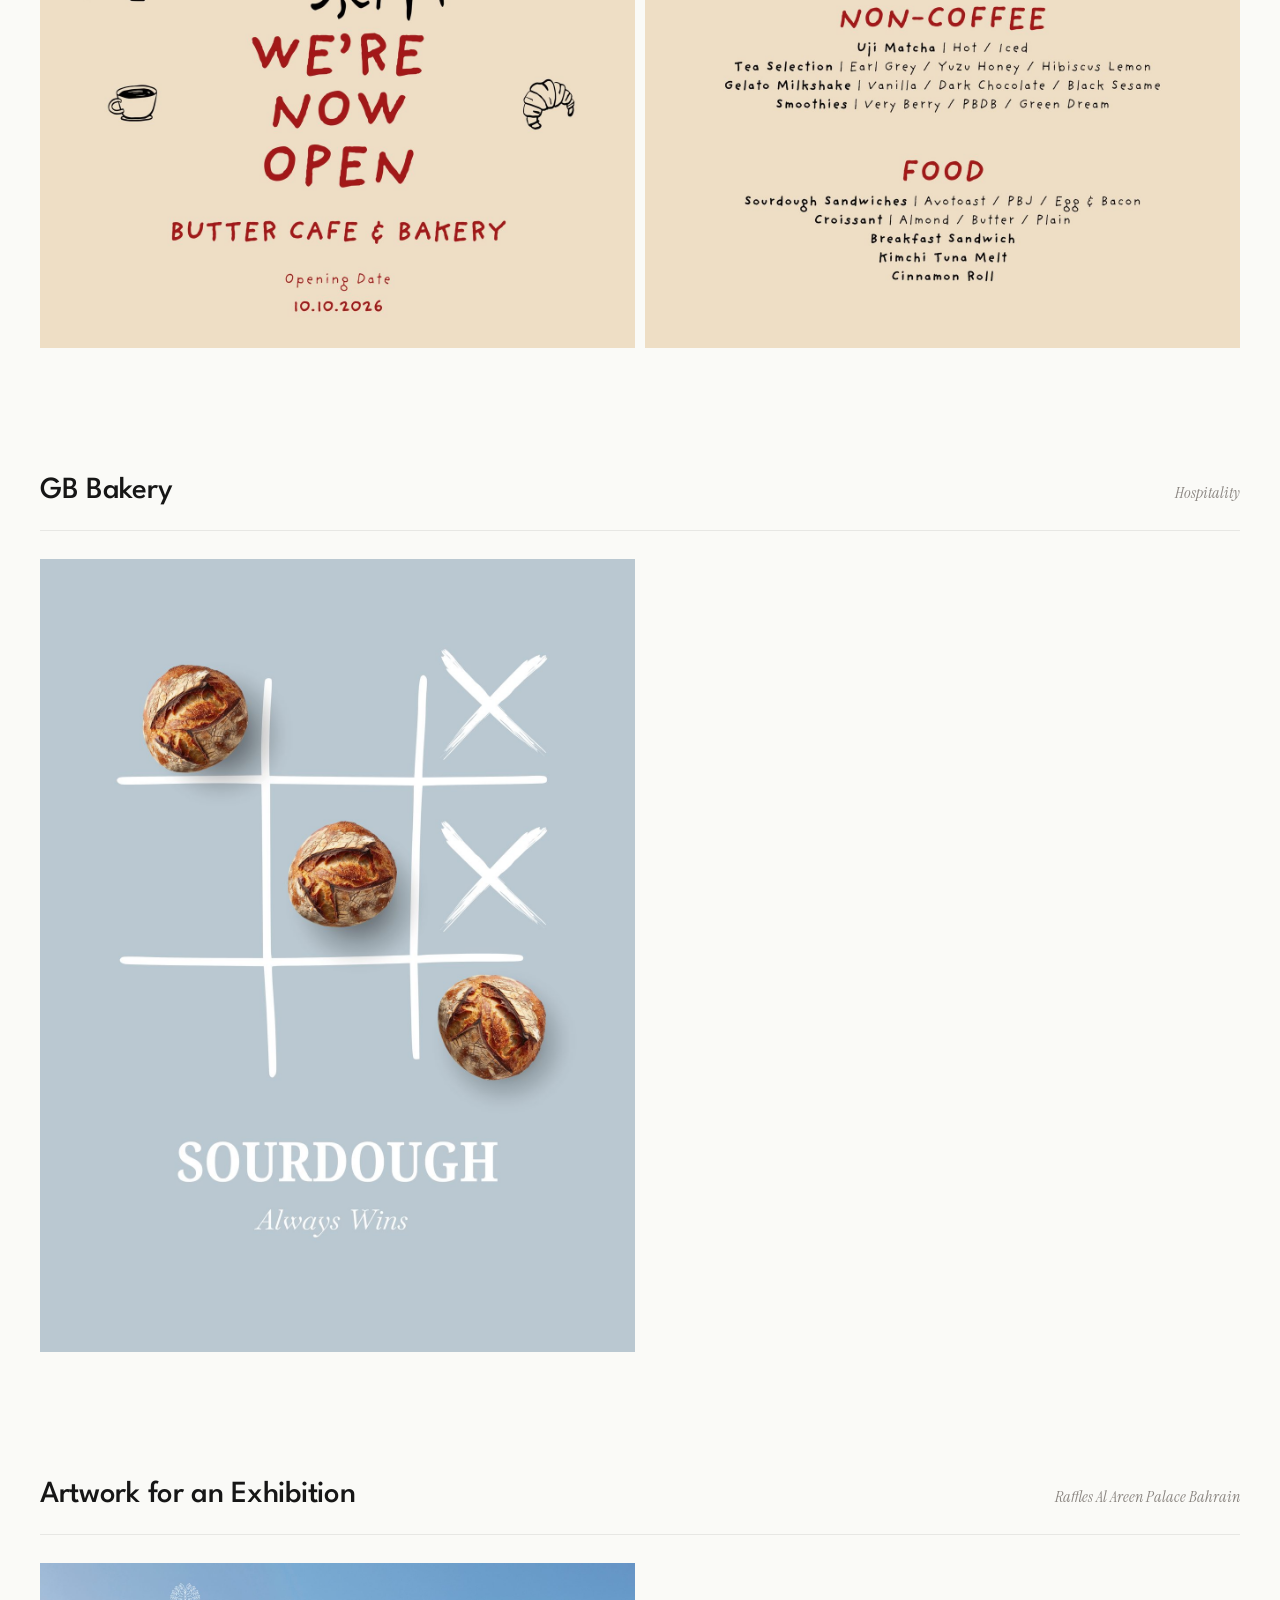
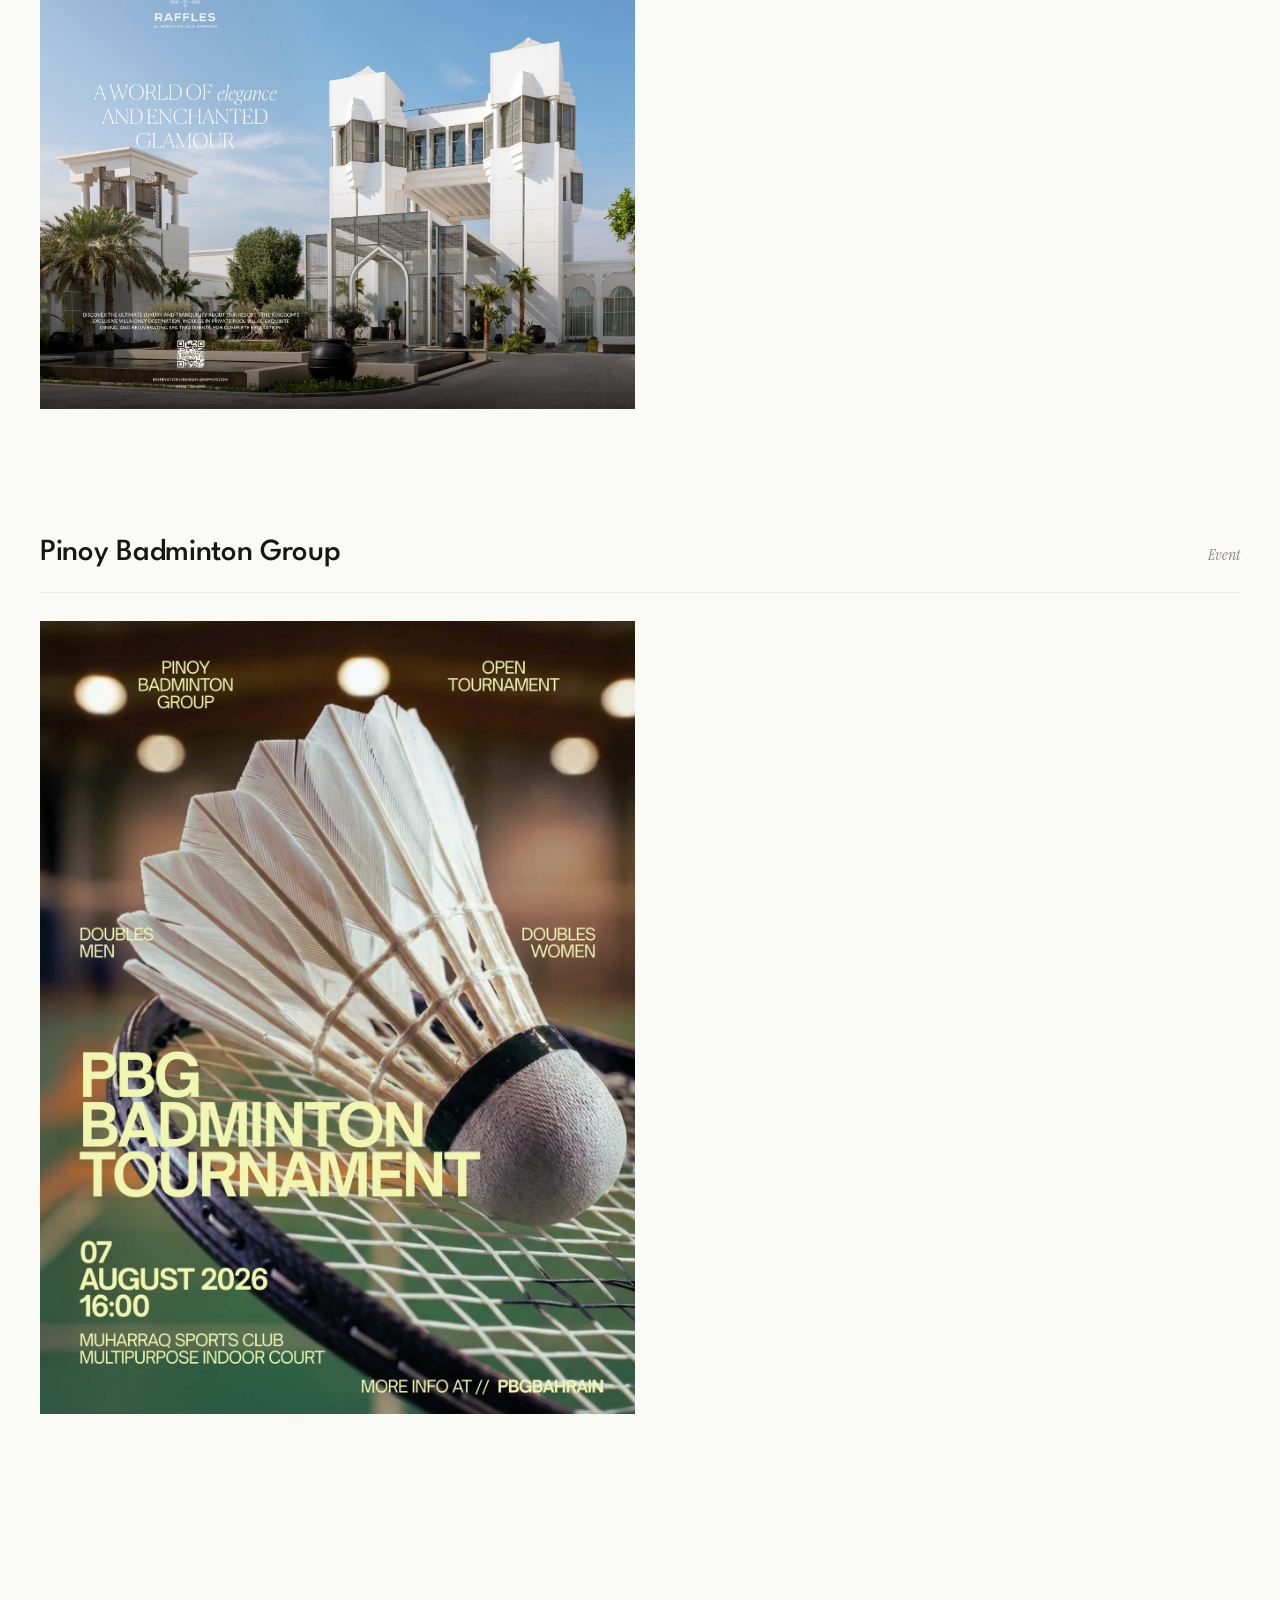
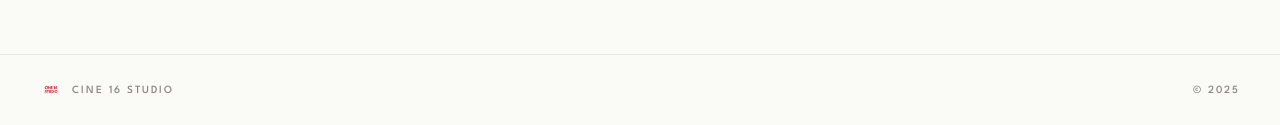
<file: design.html>
<!DOCTYPE html>
<html lang="en">
<head>
  <meta charset="UTF-8">
  <meta name="viewport" content="width=device-width, initial-scale=1.0">
  <title>Design / Cine 16 Studio</title>
  <link rel="icon" href="favicon.ico" sizes="any">
  <link rel="icon" type="image/png" sizes="32x32" href="favicon-32.png">
  <link rel="apple-touch-icon" sizes="180x180" href="apple-touch-icon.png">
  <link rel="preconnect" href="https://fonts.googleapis.com">
  <link rel="preconnect" href="https://fonts.gstatic.com" crossorigin>
  <link href="https://fonts.googleapis.com/css2?family=Instrument+Serif:ital@0;1&family=League+Spartan:wght@300;400;500;600;700&display=swap" rel="stylesheet">
  <link rel="stylesheet" href="styles.css">

  <meta name="description" content="Design from Cine 16 Studio. Campaign artwork, posters, menus, and series covers. Concept to layout.">
  <link rel="canonical" href="https://cine16studio.com/design.html">
  <meta property="og:type" content="website">
  <meta property="og:site_name" content="Cine 16 Studio">
  <meta property="og:title" content="Design / Cine 16 Studio">
  <meta property="og:description" content="Design from Cine 16 Studio. Campaign artwork, posters, menus, and series covers. Concept to layout.">
  <meta property="og:url" content="https://cine16studio.com/design.html">
  <meta property="og:image" content="https://cine16studio.com/og-image.jpg">
  <meta property="og:image:width" content="1200">
  <meta property="og:image:height" content="630">
  <meta name="twitter:card" content="summary_large_image">
  <meta name="twitter:title" content="Design / Cine 16 Studio">
  <meta name="twitter:description" content="Design from Cine 16 Studio. Campaign artwork, posters, menus, and series covers. Concept to layout.">
  <meta name="twitter:image" content="https://cine16studio.com/og-image.jpg">
</head>
<body>

  <header>
  <nav class="nav">
    <a href="index.html" class="nav-logo">
      <img src="assets/logo-red-transparent.png" alt="" loading="lazy">
      <span class="nav-logo-text">Cine 16 Studio</span>
    </a>
    <ul class="nav-links">
      <li><a href="projects.html">Projects</a></li>
      <li><a href="about.html">About</a></li>
      <li><a href="founders.html">Founders</a></li>
      <li><a href="contact.html">Contact</a></li>
    </ul>
  </nav>
  </header>

  <main>

    <section class="projects-hero">
      <span class="hero-num">Discipline 03 / Graphic</span>
      <div>
        <h1>Design, <span class="ser">on the page.</span></h1>
        <p class="subtitle">Campaign artwork, posters, menus, and series covers. Concept to layout.</p>
      </div>
    </section>

    <section class="project-list-page">

      <div class="portfolio-project">
        <div class="portfolio-project-header">
          <h3>Documentary Series</h3>
          <span class="meta">Cover Art</span>
        </div>
        <div class="portfolio-images three">
          <div class="img-wrap tall"><img src="images/design/episode-cover-1.jpg" alt="Documentary series episode one cover" loading="lazy"></div>
          <div class="img-wrap tall"><img src="images/design/episode-cover-2.jpg" alt="Documentary series episode two cover" loading="lazy"></div>
          <div class="img-wrap tall"><img src="images/design/episode-cover-3.jpg" alt="Documentary series episode three cover" loading="lazy"></div>
        </div>
      </div>

      <div class="portfolio-project">
        <div class="portfolio-project-header">
          <h3>The Curator Coffee &amp; Cocktails</h3>
          <span class="meta">Hospitality</span>
        </div>
        <div class="portfolio-images two">
          <div class="img-wrap"><img src="images/design/martini-monday.jpg" alt="Martini Monday poster for The Curator" loading="lazy"></div>
        </div>
      </div>

      <div class="portfolio-project">
        <div class="portfolio-project-header">
          <h3>Butter Cafe &amp; Bakery</h3>
          <span class="meta">Identity</span>
        </div>
        <div class="portfolio-images two">
          <div class="img-wrap"><img src="images/design/cafe-menu-1.jpg" alt="Butter Cafe and Bakery opening announcement" loading="lazy"></div>
          <div class="img-wrap"><img src="images/design/cafe-menu-2.jpg" alt="Butter Cafe and Bakery menu" loading="lazy"></div>
        </div>
      </div>

      <div class="portfolio-project">
        <div class="portfolio-project-header">
          <h3>GB Bakery</h3>
          <span class="meta">Hospitality</span>
        </div>
        <div class="portfolio-images two">
          <div class="img-wrap"><img src="images/design/gb-bakery.jpg" alt="GB Bakery artwork" loading="lazy"></div>
        </div>
      </div>

      <div class="portfolio-project">
        <div class="portfolio-project-header">
          <h3>Artwork for an Exhibition</h3>
          <span class="meta">Raffles Al Areen Palace Bahrain</span>
        </div>
        <div class="portfolio-images two">
          <div class="img-wrap landscape"><img src="images/design/raffles-exhibition.jpg" alt="Raffles Al Areen Palace exhibition artwork" loading="lazy"></div>
        </div>
      </div>

      <div class="portfolio-project">
        <div class="portfolio-project-header">
          <h3>Pinoy Badminton Group</h3>
          <span class="meta">Event</span>
        </div>
        <div class="portfolio-images two">
          <div class="img-wrap"><img src="images/design/badminton-tournament-pbg.jpg" alt="PBG badminton tournament poster" loading="lazy"></div>
        </div>
      </div>

    </section>

  </main>

  <footer>
    <span class="footer-mark">
      <img src="assets/logo-red-transparent.png" alt="" loading="lazy">
      <span>Cine 16 Studio</span>
    </span>
    <span>&copy; 2025</span>
  </footer>

  <script src="script.js" defer></script>
</body>
</html>
</file>
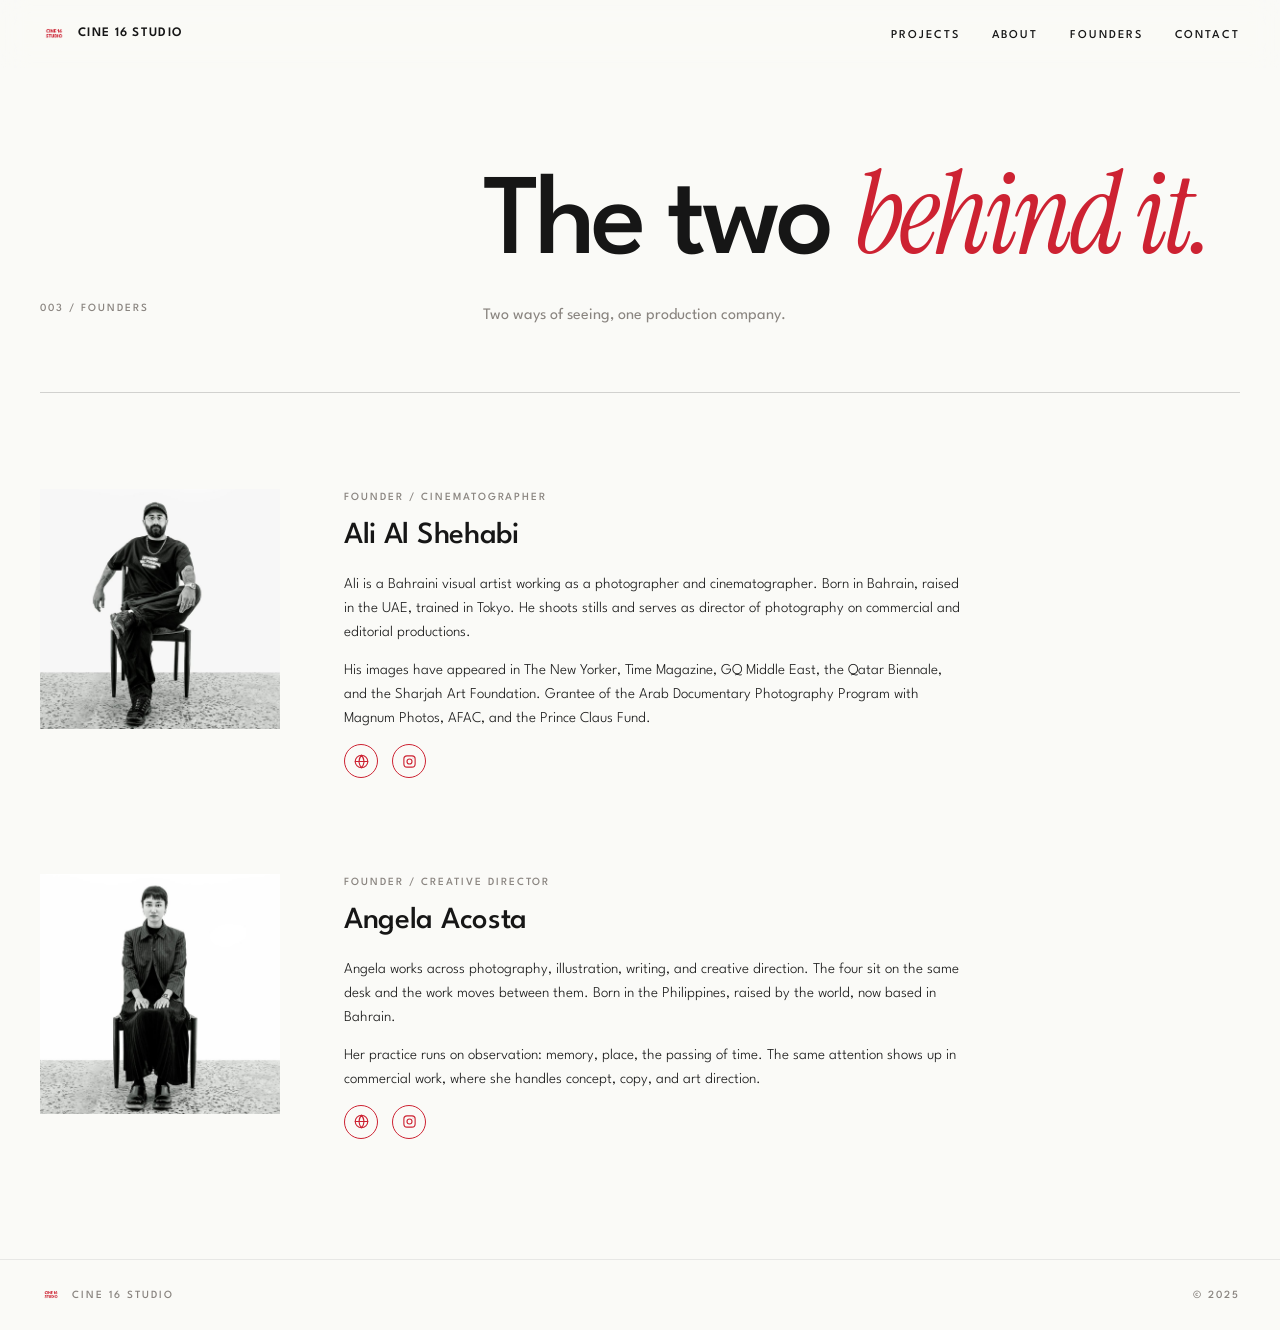
<file: founders.html>
<!DOCTYPE html>
<html lang="en">
<head>
  <meta charset="UTF-8">
  <meta name="viewport" content="width=device-width, initial-scale=1.0">
  <title>Founders / Cine 16 Studio</title>
  <meta name="description" content="The two creatives behind Cine 16 Studio: Ali Al Shehabi and Angela Acosta.">
  <link rel="icon" href="favicon.ico" sizes="any">
  <link rel="icon" type="image/png" sizes="32x32" href="favicon-32.png">
  <link rel="apple-touch-icon" sizes="180x180" href="apple-touch-icon.png">
  <link rel="preconnect" href="https://fonts.googleapis.com">
  <link rel="preconnect" href="https://fonts.gstatic.com" crossorigin>
  <link href="https://fonts.googleapis.com/css2?family=Instrument+Serif:ital@0;1&family=League+Spartan:wght@300;400;500;600;700&display=swap" rel="stylesheet">
  <link rel="stylesheet" href="styles.css">

  <link rel="canonical" href="https://cine16studio.com/founders.html">
  <meta property="og:type" content="website">
  <meta property="og:site_name" content="Cine 16 Studio">
  <meta property="og:title" content="Founders / Cine 16 Studio">
  <meta property="og:description" content="The two creatives behind Cine 16 Studio: Ali Al Shehabi and Angela Acosta.">
  <meta property="og:url" content="https://cine16studio.com/founders.html">
  <meta property="og:image" content="https://cine16studio.com/og-image.jpg">
  <meta property="og:image:width" content="1200">
  <meta property="og:image:height" content="630">
  <meta name="twitter:card" content="summary_large_image">
  <meta name="twitter:title" content="Founders / Cine 16 Studio">
  <meta name="twitter:description" content="The two creatives behind Cine 16 Studio: Ali Al Shehabi and Angela Acosta.">
  <meta name="twitter:image" content="https://cine16studio.com/og-image.jpg">
</head>
<body>

  <header>
  <nav class="nav">
    <a href="index.html" class="nav-logo">
      <img src="assets/logo-red-transparent.png" alt="" loading="lazy">
      <span class="nav-logo-text">Cine 16 Studio</span>
    </a>
    <ul class="nav-links">
      <li><a href="projects.html">Projects</a></li>
      <li><a href="about.html">About</a></li>
      <li><a href="founders.html">Founders</a></li>
      <li><a href="contact.html">Contact</a></li>
    </ul>
  </nav>
  </header>

  <main>

    <section class="founders-page">

      <div class="founders-page-hero">
        <span class="num">003 / Founders</span>
        <div>
          <h1>The two <span class="ser">behind it.</span></h1>
          <p class="subtitle">Two ways of seeing, one production company.</p>
        </div>
      </div>

      <div class="founders-list">

        <div class="founder-row">
          <div class="founder-portrait">
            <img src="founders/ali.jpg" alt="Ali Al Shehabi" loading="lazy">
          </div>
          <div class="founder-row-text">
            <span class="eyebrow">Founder / Cinematographer</span>
            <h2 class="founder-name">Ali Al Shehabi</h2>
            <div class="founder-bio">
              <p>
                Ali is a Bahraini visual artist working as a photographer and cinematographer. Born in Bahrain, raised in the UAE, trained in Tokyo. He shoots stills and serves as director of photography on commercial and editorial productions.
              </p>
              <p>
                His images have appeared in The New Yorker, Time Magazine, GQ Middle East, the Qatar Biennale, and the Sharjah Art Foundation. Grantee of the Arab Documentary Photography Program with Magnum Photos, AFAC, and the Prince Claus Fund.
              </p>
              <div class="founder-socials">
                <a href="https://alishehabi.net" target="_blank" rel="noopener" aria-label="Ali Al Shehabi website">
                  <svg viewBox="0 0 24 24" fill="none" stroke="currentColor" stroke-width="1.8" stroke-linecap="round" stroke-linejoin="round" aria-hidden="true">
                    <circle cx="12" cy="12" r="10"></circle>
                    <path d="M2 12h20"></path>
                    <path d="M12 2a15.3 15.3 0 0 1 4 10 15.3 15.3 0 0 1-4 10 15.3 15.3 0 0 1-4-10 15.3 15.3 0 0 1 4-10z"></path>
                  </svg>
                  <span class="sr-only">Website</span>
                </a>
                <a href="https://www.instagram.com/_alishehabi/?hl=en" target="_blank" rel="noopener" aria-label="Ali Al Shehabi on Instagram">
                  <svg viewBox="0 0 24 24" fill="none" stroke="currentColor" stroke-width="1.8" stroke-linecap="round" stroke-linejoin="round" aria-hidden="true">
                    <rect x="3" y="3" width="18" height="18" rx="5" ry="5"></rect>
                    <circle cx="12" cy="12" r="4"></circle>
                    <circle cx="17.5" cy="6.5" r="0.6" fill="currentColor" stroke="none"></circle>
                  </svg>
                  <span class="sr-only">Instagram</span>
                </a>
              </div>
            </div>
          </div>
        </div>

        <div class="founder-row">
          <div class="founder-portrait">
            <img src="founders/angela.jpg" alt="Angela Acosta" loading="lazy">
          </div>
          <div class="founder-row-text">
            <span class="eyebrow">Founder / Creative Director</span>
            <h2 class="founder-name">Angela Acosta</h2>
            <div class="founder-bio">
              <p>
                Angela works across photography, illustration, writing, and creative direction. The four sit on the same desk and the work moves between them. Born in the Philippines, raised by the world, now based in Bahrain.
              </p>
              <p>
                Her practice runs on observation: memory, place, the passing of time. The same attention shows up in commercial work, where she handles concept, copy, and art direction.
              </p>
              <div class="founder-socials">
                <a href="https://angela-mauve.vercel.app/" target="_blank" rel="noopener" aria-label="Angela Acosta website">
                  <svg viewBox="0 0 24 24" fill="none" stroke="currentColor" stroke-width="1.8" stroke-linecap="round" stroke-linejoin="round" aria-hidden="true">
                    <circle cx="12" cy="12" r="10"></circle>
                    <path d="M2 12h20"></path>
                    <path d="M12 2a15.3 15.3 0 0 1 4 10 15.3 15.3 0 0 1-4 10 15.3 15.3 0 0 1-4-10 15.3 15.3 0 0 1 4-10z"></path>
                  </svg>
                  <span class="sr-only">Website</span>
                </a>
                <a href="https://www.instagram.com/aaangela.a/" target="_blank" rel="noopener" aria-label="Angela Acosta on Instagram">
                  <svg viewBox="0 0 24 24" fill="none" stroke="currentColor" stroke-width="1.8" stroke-linecap="round" stroke-linejoin="round" aria-hidden="true">
                    <rect x="3" y="3" width="18" height="18" rx="5" ry="5"></rect>
                    <circle cx="12" cy="12" r="4"></circle>
                    <circle cx="17.5" cy="6.5" r="0.6" fill="currentColor" stroke="none"></circle>
                  </svg>
                  <span class="sr-only">Instagram</span>
                </a>
              </div>
            </div>
          </div>
        </div>

      </div>

    </section>

  </main>

  <footer>
    <span class="footer-mark">
      <img src="assets/logo-red-transparent.png" alt="" loading="lazy">
      <span>Cine 16 Studio</span>
    </span>
    <span>&copy; 2025</span>
  </footer>

  <script src="script.js" defer></script>
</body>
</html>
</file>
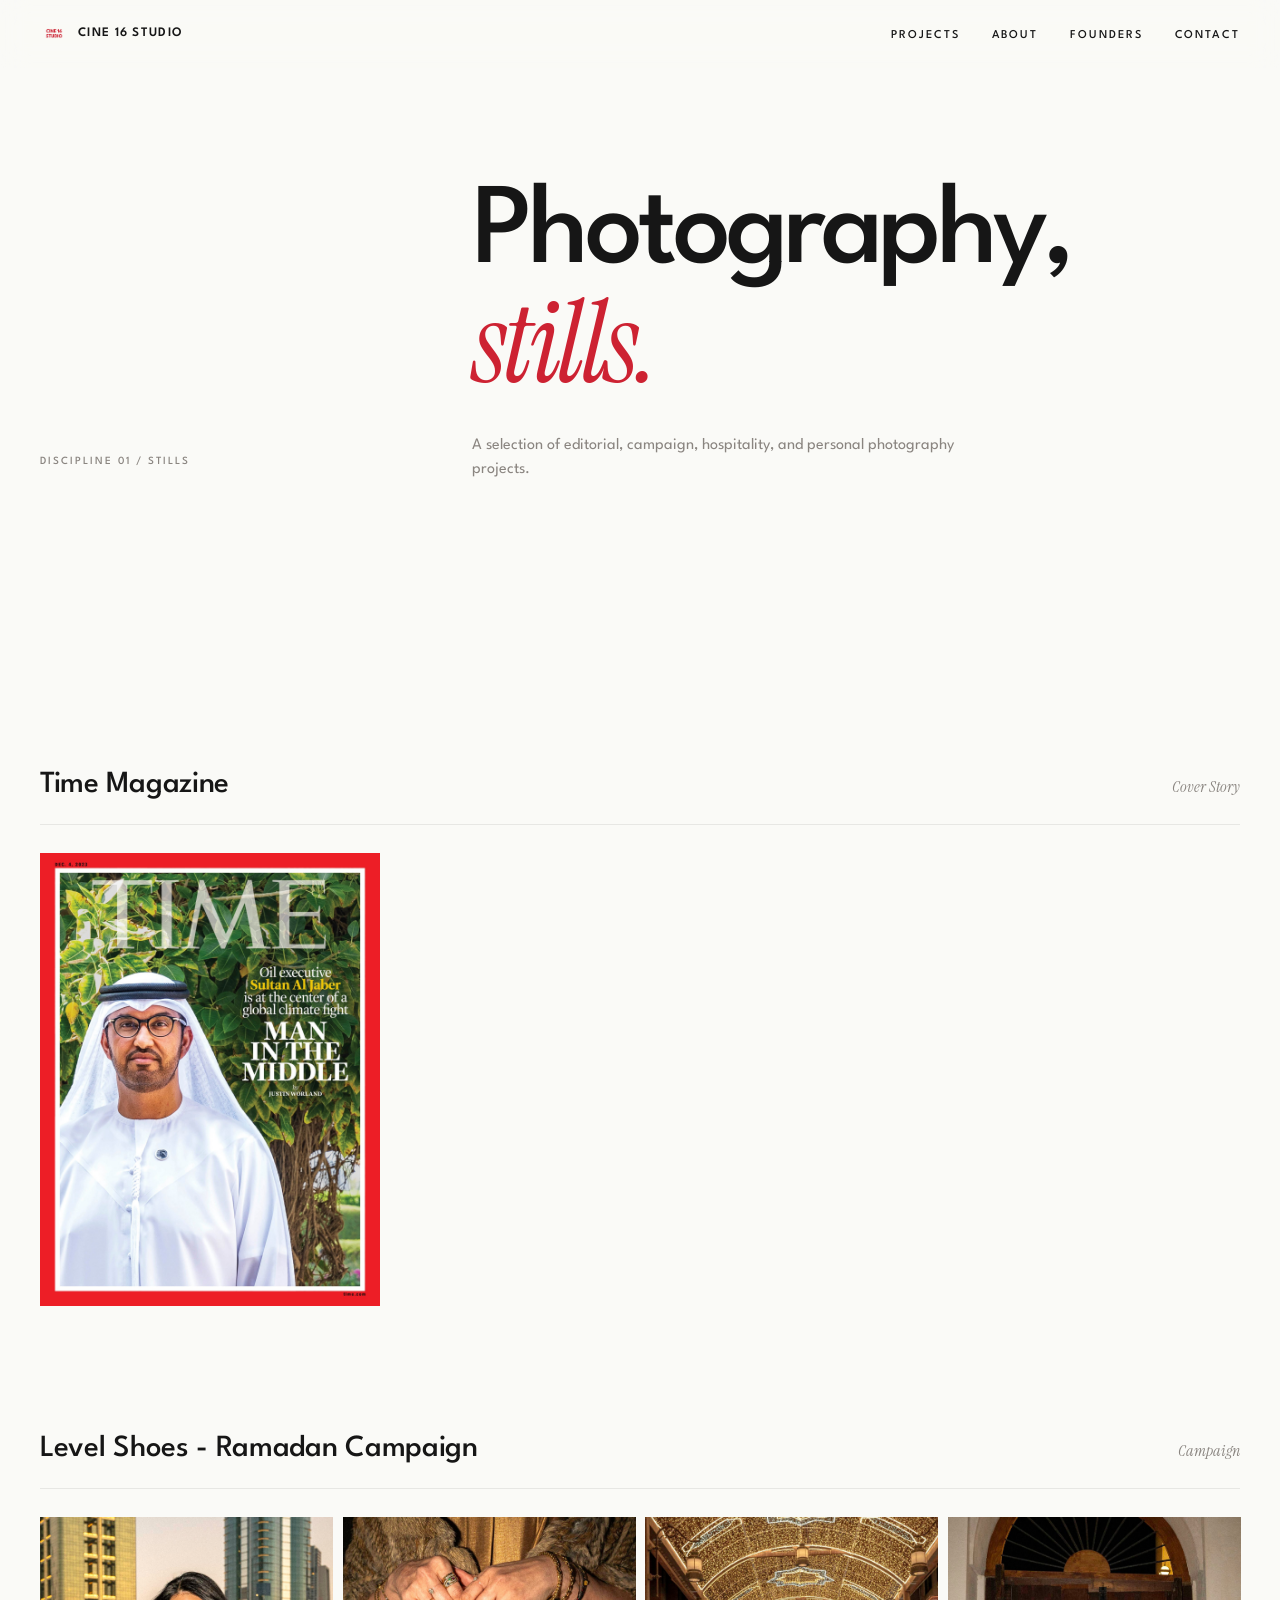
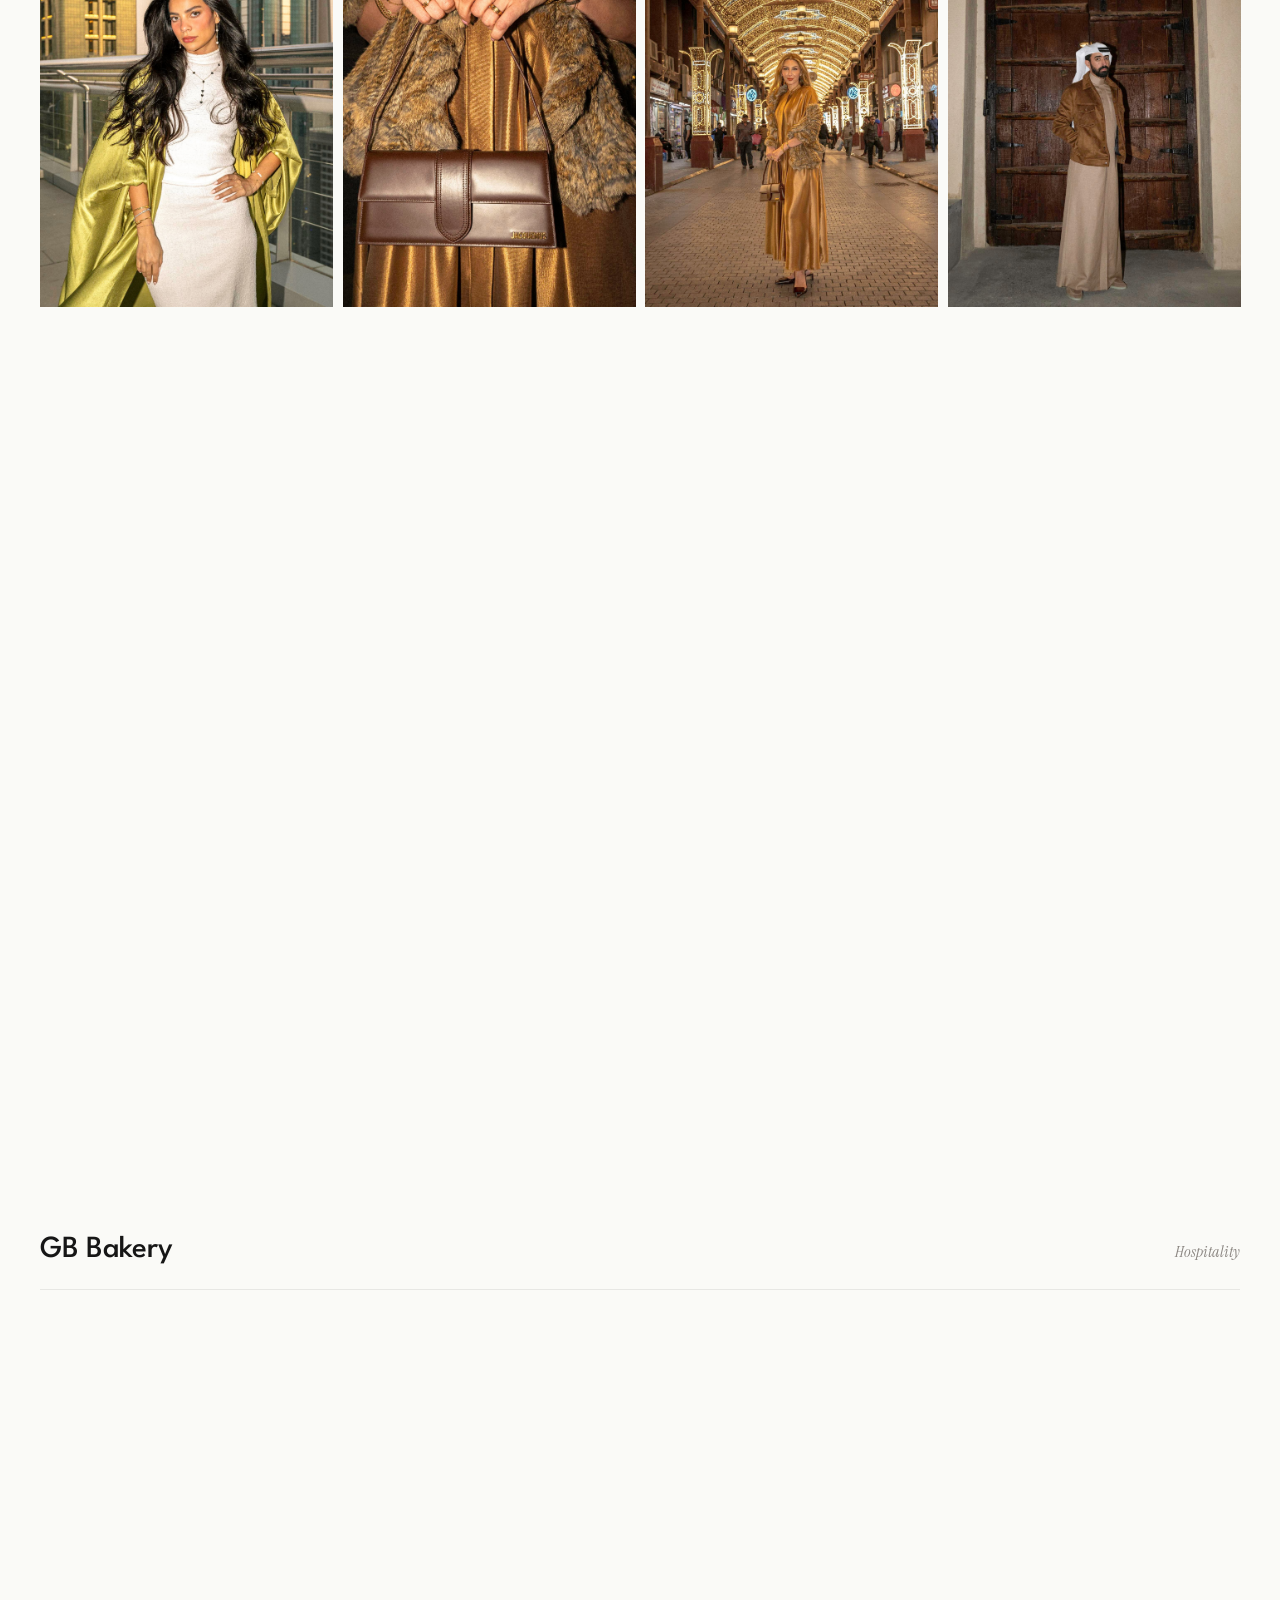
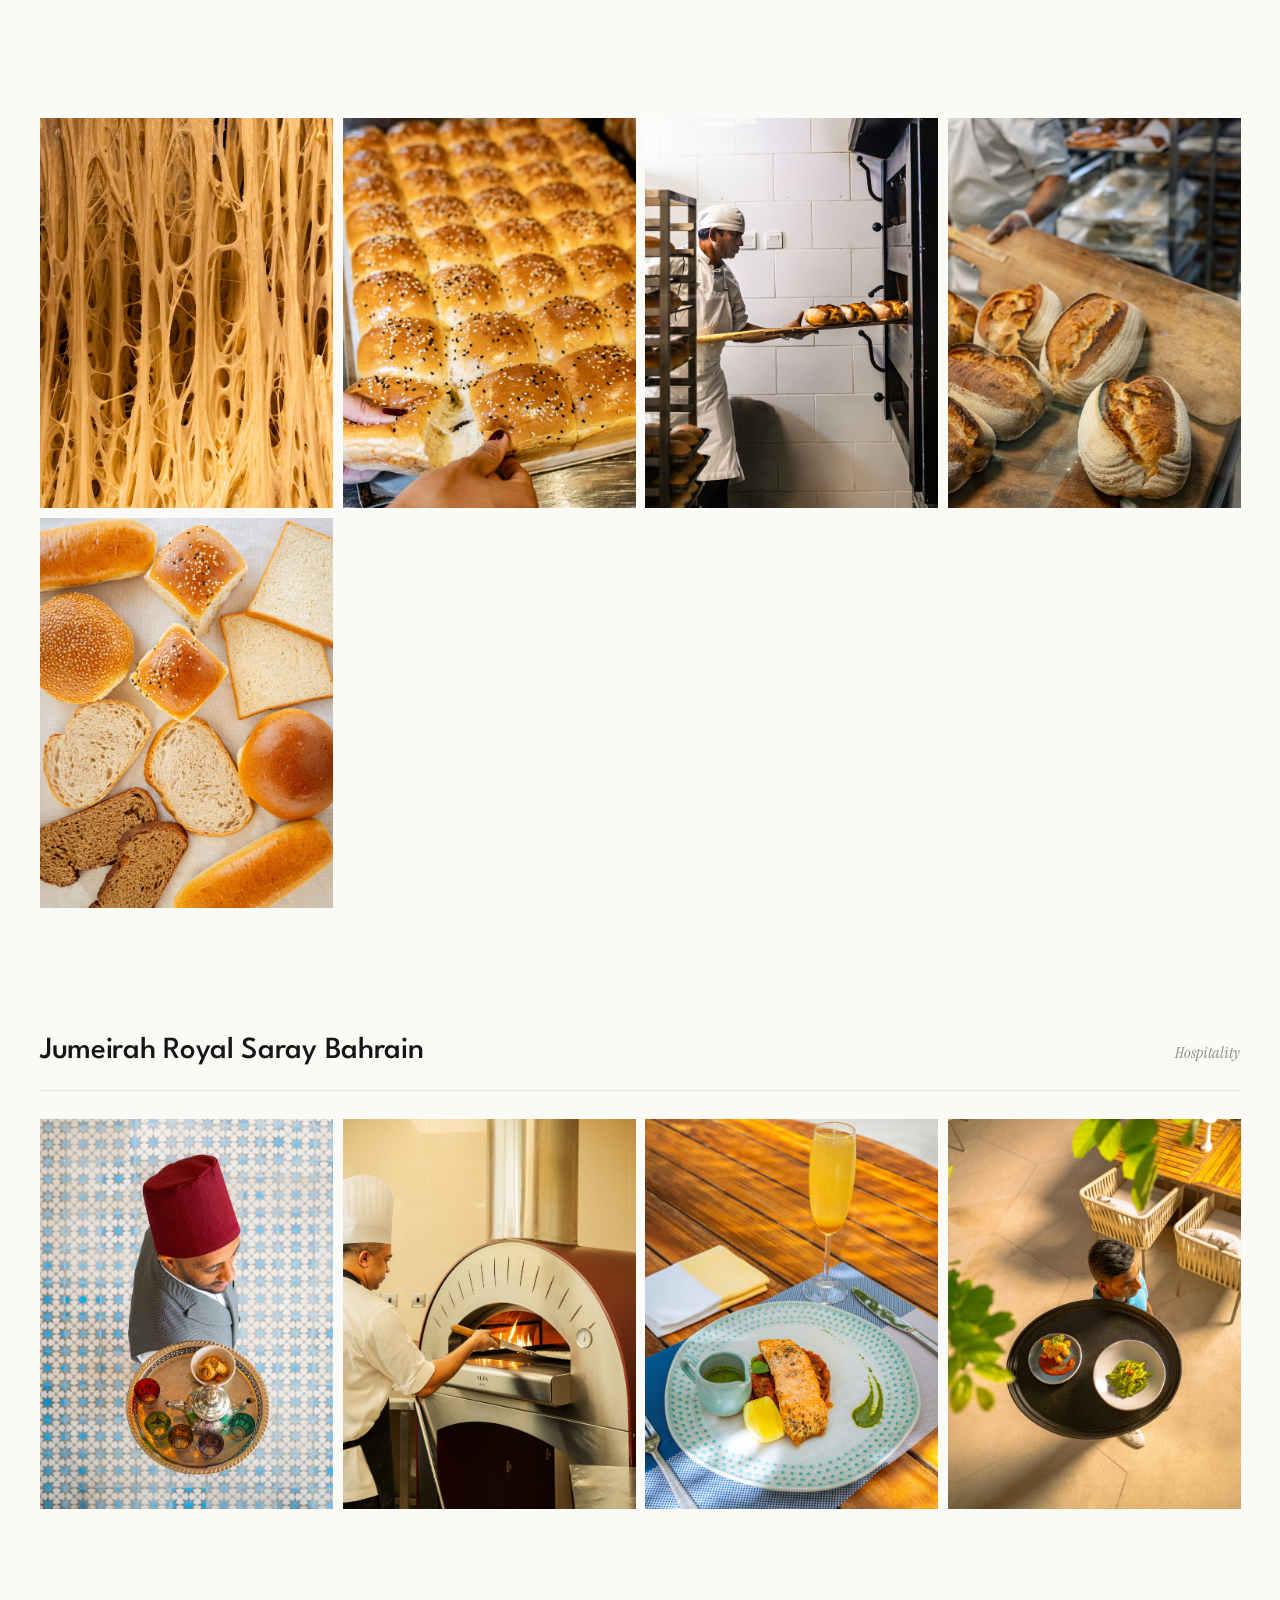
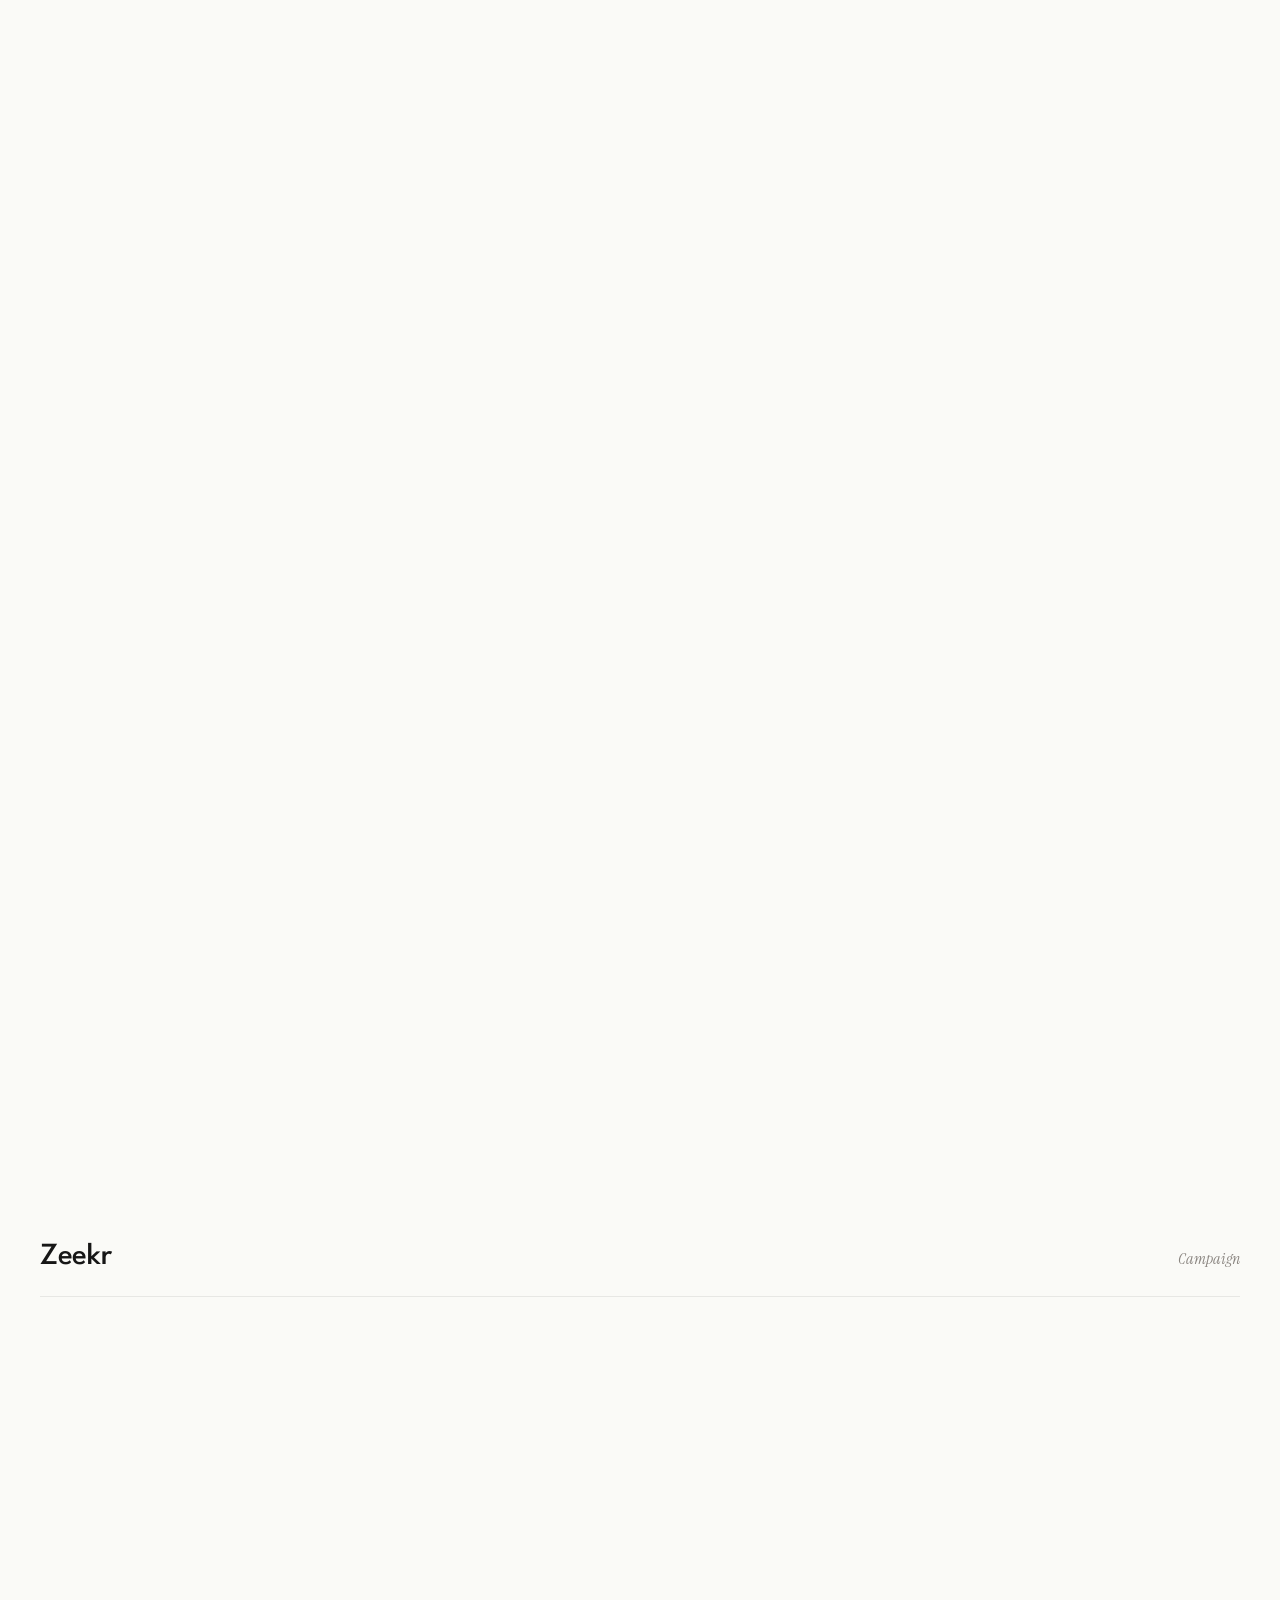
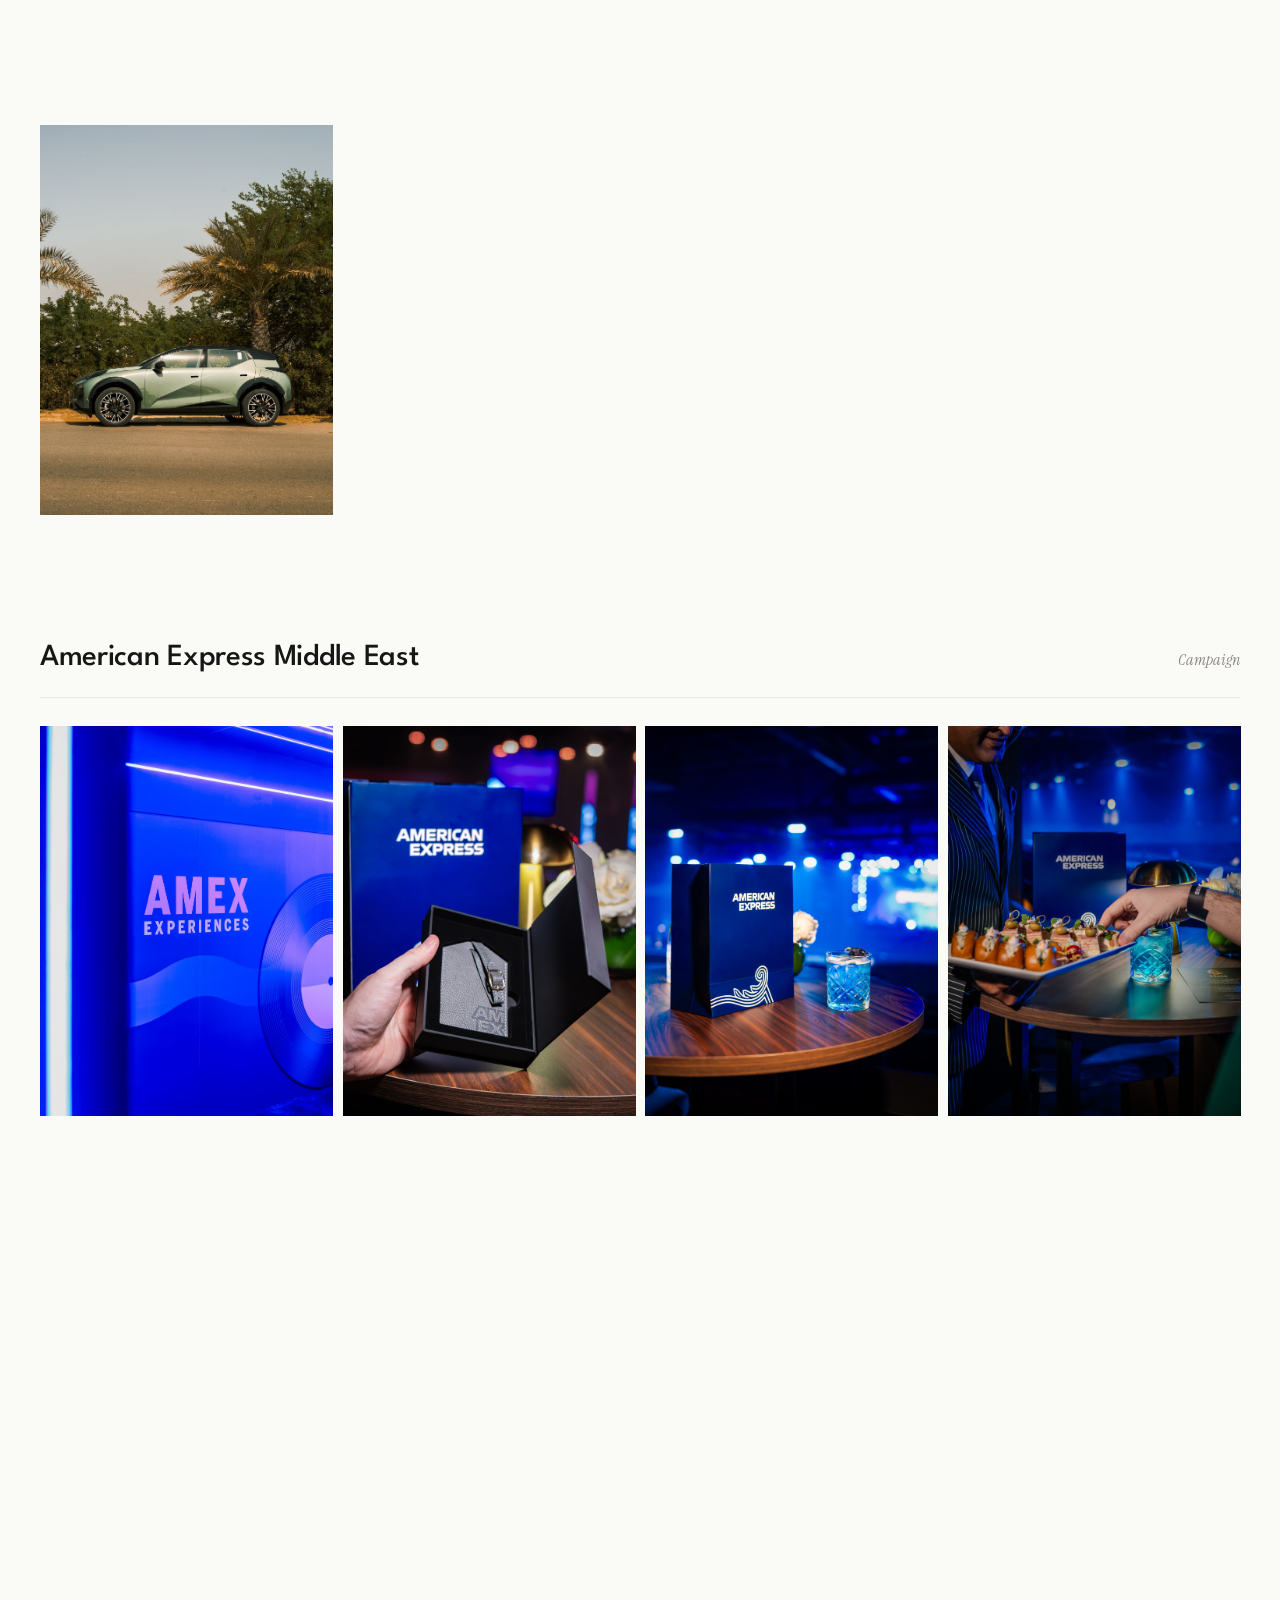
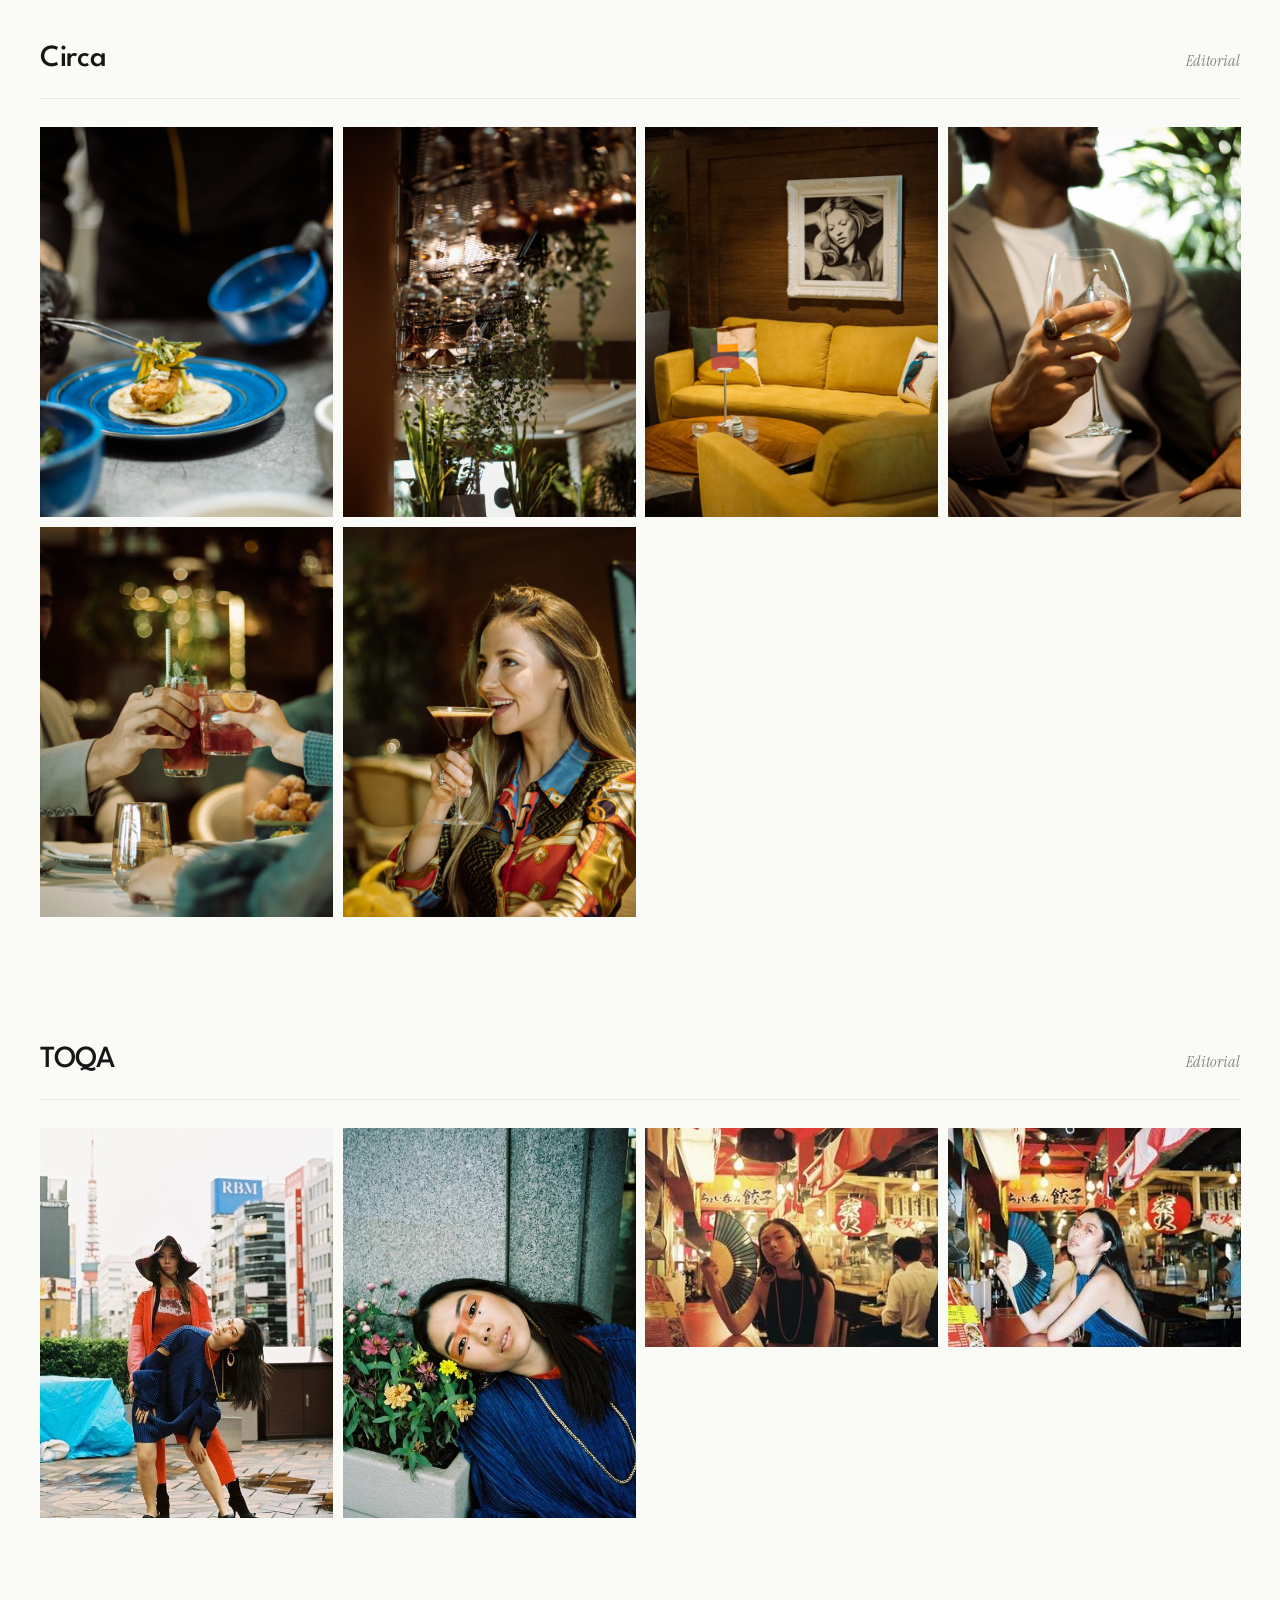
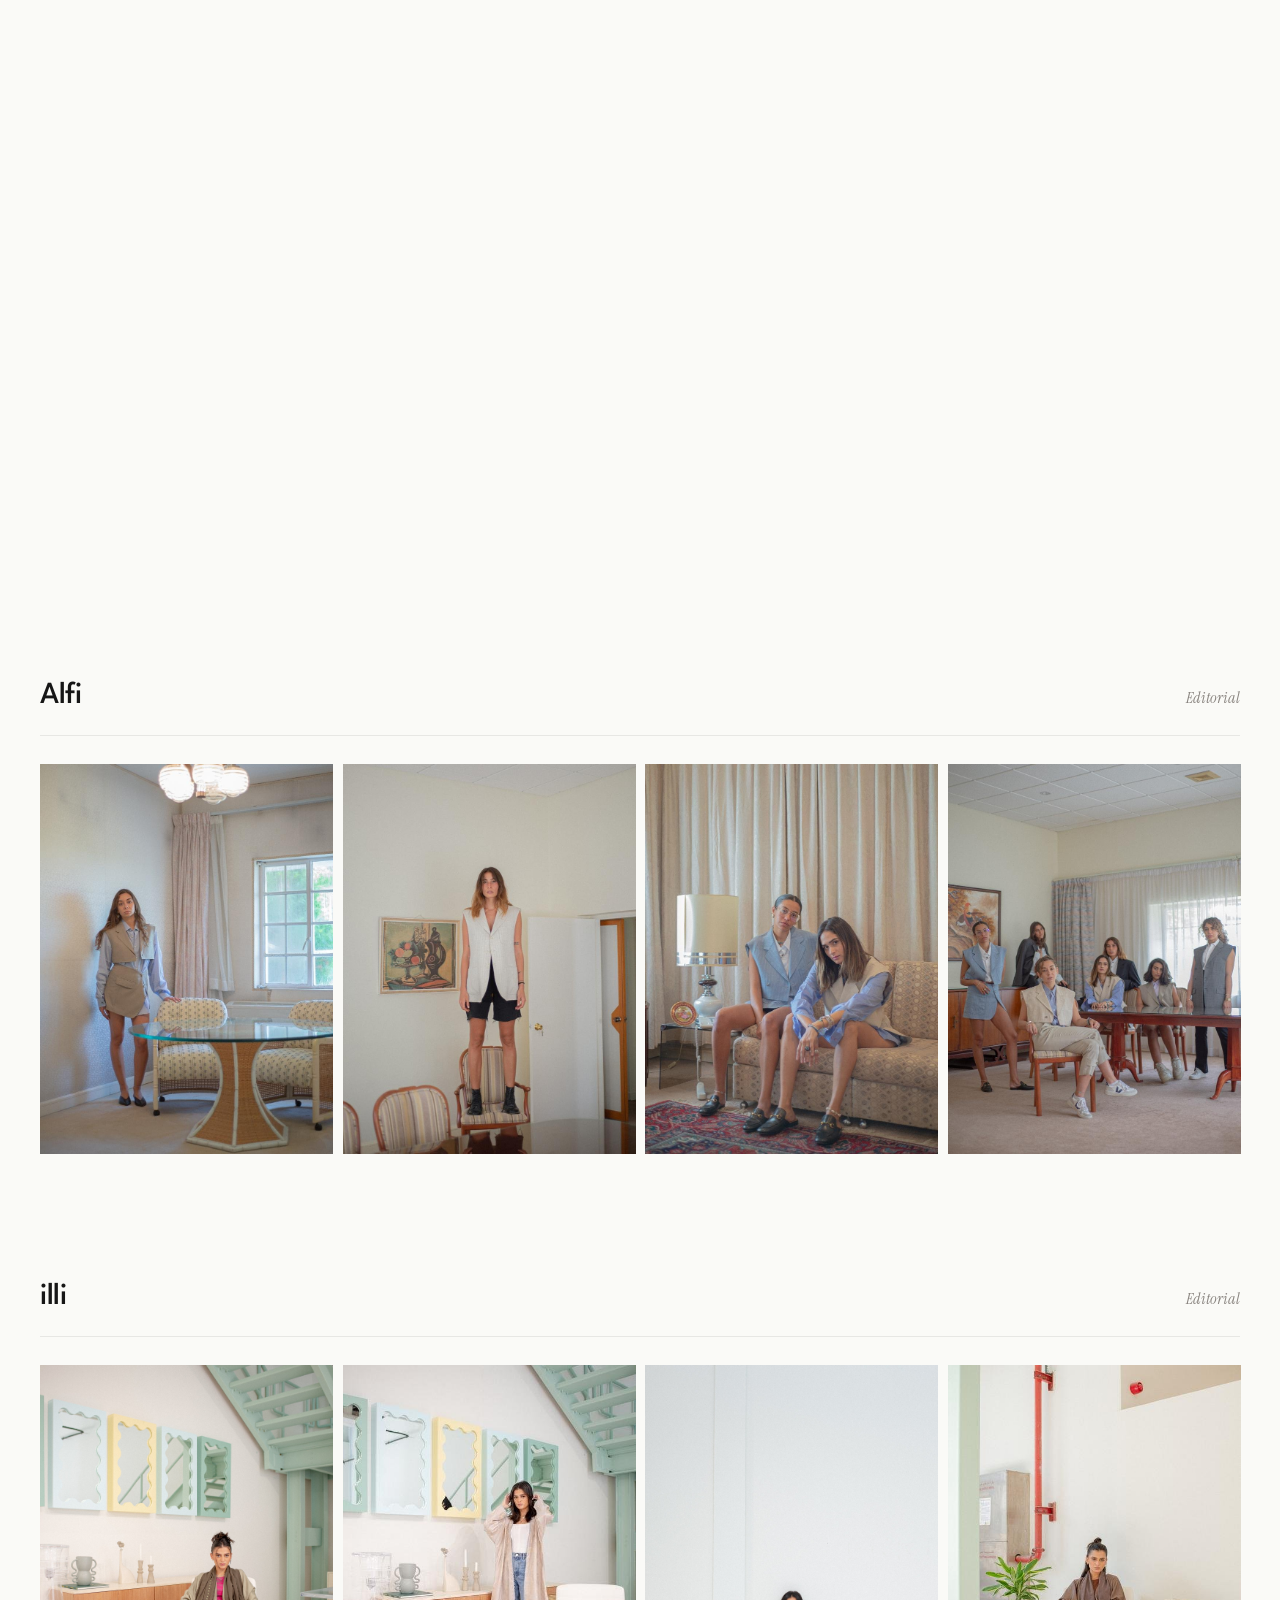
<file: photography.html>
<!DOCTYPE html>
<html lang="en">
<head>
  <meta charset="UTF-8">
  <meta name="viewport" content="width=device-width, initial-scale=1.0">
  <title>Photography / Cine 16 Studio</title>
  <link rel="icon" href="favicon.ico" sizes="any">
  <link rel="icon" type="image/png" sizes="32x32" href="favicon-32.png">
  <link rel="apple-touch-icon" sizes="180x180" href="apple-touch-icon.png">
  <link rel="preconnect" href="https://fonts.googleapis.com">
  <link rel="preconnect" href="https://fonts.gstatic.com" crossorigin>
  <link href="https://fonts.googleapis.com/css2?family=Instrument+Serif:ital@0;1&family=League+Spartan:wght@300;400;500;600;700&display=swap" rel="stylesheet">
  <link rel="stylesheet" href="styles.css">

  <meta name="description" content="Photography from Cine 16 Studio. Commercial, editorial, and personal commissions, shot in Bahrain and beyond.">
  <link rel="canonical" href="https://cine16studio.com/photography.html">
  <meta property="og:type" content="website">
  <meta property="og:site_name" content="Cine 16 Studio">
  <meta property="og:title" content="Photography / Cine 16 Studio">
  <meta property="og:description" content="Photography from Cine 16 Studio. Commercial, editorial, and personal commissions, shot in Bahrain and beyond.">
  <meta property="og:url" content="https://cine16studio.com/photography.html">
  <meta property="og:image" content="https://cine16studio.com/og-image.jpg">
  <meta property="og:image:width" content="1200">
  <meta property="og:image:height" content="630">
  <meta name="twitter:card" content="summary_large_image">
  <meta name="twitter:title" content="Photography / Cine 16 Studio">
  <meta name="twitter:description" content="Photography from Cine 16 Studio. Commercial, editorial, and personal commissions, shot in Bahrain and beyond.">
  <meta name="twitter:image" content="https://cine16studio.com/og-image.jpg">
</head>
<body>

  <header>
  <nav class="nav">
    <a href="index.html" class="nav-logo">
      <img src="assets/logo-red-transparent.png" alt="" loading="lazy">
      <span class="nav-logo-text">Cine 16 Studio</span>
    </a>
    <ul class="nav-links">
      <li><a href="projects.html">Projects</a></li>
      <li><a href="about.html">About</a></li>
      <li><a href="founders.html">Founders</a></li>
      <li><a href="contact.html">Contact</a></li>
    </ul>
  </nav>
  </header>

  <main>

    <section class="projects-hero">
      <span class="hero-num">Discipline 01 / Stills</span>
      <div>
        <h1>Photography, <span class="ser">stills.</span></h1>
        <p class="subtitle">A selection of editorial, campaign, hospitality, and personal photography projects.</p>
      </div>
    </section>

    <section class="project-list-page">

      <div class="portfolio-project">
        <div class="portfolio-project-header">
          <h3>Time Magazine</h3>
          <span class="meta">Cover Story</span>
        </div>
        <div class="portfolio-images solo-compact">
          <div class="img-wrap"><img src="images/time-magazine/tim231204-sultan-coverfinal.jpg" alt="Time Magazine cover" loading="lazy"></div>
        </div>
      </div>

      <div class="portfolio-project">
        <div class="portfolio-project-header">
          <h3>Level Shoes - Ramadan Campaign</h3>
          <span class="meta">Campaign</span>
        </div>
        <div class="portfolio-images">
          <div class="img-wrap"><img src="images/level-shoes-ramadan/dsc-3242.jpg" alt="Level Shoes 1" loading="lazy"></div>
          <div class="img-wrap"><img src="images/level-shoes-ramadan/dsc-3672.jpg" alt="Level Shoes 2" loading="lazy"></div>
          <div class="img-wrap"><img src="images/level-shoes-ramadan/dsc-3711.jpg" alt="Level Shoes 3" loading="lazy"></div>
          <div class="img-wrap"><img src="images/level-shoes-ramadan/shot-dsc2672.jpg" alt="Level Shoes 4" loading="lazy"></div>
          <div class="img-wrap"><img src="images/level-shoes-ramadan/shot-dsc2675.jpg" alt="Level Shoes 5" loading="lazy"></div>
          <div class="img-wrap"><img src="images/level-shoes-ramadan/shot-dsc2739.jpg" alt="Level Shoes 6" loading="lazy"></div>
          <div class="img-wrap"><img src="images/level-shoes-ramadan/shot-dsc2900.jpg" alt="Level Shoes 7" loading="lazy"></div>
          <div class="img-wrap"><img src="images/level-shoes-ramadan/shot-dsc2949.jpg" alt="Level Shoes 8" loading="lazy"></div>
          <div class="img-wrap"><img src="images/level-shoes-ramadan/shot-dsc3055.jpg" alt="Level Shoes 9" loading="lazy"></div>
        </div>
      </div>

      <div class="portfolio-project">
        <div class="portfolio-project-header">
          <h3>GB Bakery</h3>
          <span class="meta">Hospitality</span>
        </div>
        <div class="portfolio-images">
          <div class="img-wrap"><img src="images/gb-bakery/dsc-4717.jpg" alt="GB Bakery 1" loading="lazy"></div>
          <div class="img-wrap"><img src="images/gb-bakery/dsc-4752.jpg" alt="GB Bakery 2" loading="lazy"></div>
          <div class="img-wrap"><img src="images/gb-bakery/dsc-4760.jpg" alt="GB Bakery 3" loading="lazy"></div>
          <div class="img-wrap"><img src="images/gb-bakery/dsc-4764.jpg" alt="GB Bakery 4" loading="lazy"></div>
          <div class="img-wrap"><img src="images/gb-bakery/dsc-4771-2.jpg" alt="GB Bakery 5" loading="lazy"></div>
          <div class="img-wrap"><img src="images/gb-bakery/dsc-4803.jpg" alt="GB Bakery 6" loading="lazy"></div>
          <div class="img-wrap"><img src="images/gb-bakery/dsc-4858.jpg" alt="GB Bakery 7" loading="lazy"></div>
          <div class="img-wrap"><img src="images/gb-bakery/dsc-4864.jpg" alt="GB Bakery 8" loading="lazy"></div>
          <div class="img-wrap"><img src="images/gb-bakery/dsc-7002.jpg" alt="GB Bakery 9" loading="lazy"></div>
        </div>
      </div>

      <div class="portfolio-project">
        <div class="portfolio-project-header">
          <h3>Jumeirah Royal Saray Bahrain</h3>
          <span class="meta">Hospitality</span>
        </div>
        <div class="portfolio-images">
          <div class="img-wrap"><img src="images/jumeirah-royal-saray/dsc-6091-2.jpg" alt="Jumeirah 1" loading="lazy"></div>
          <div class="img-wrap"><img src="images/jumeirah-royal-saray/dsc-6181.jpg" alt="Jumeirah 2" loading="lazy"></div>
          <div class="img-wrap"><img src="images/jumeirah-royal-saray/dsc-6253.jpg" alt="Jumeirah 3" loading="lazy"></div>
          <div class="img-wrap"><img src="images/jumeirah-royal-saray/dsc-6283.jpg" alt="Jumeirah 4" loading="lazy"></div>
          <div class="img-wrap"><img src="images/jumeirah-royal-saray/dsc-6667.jpg" alt="Jumeirah 5" loading="lazy"></div>
          <div class="img-wrap"><img src="images/jumeirah-royal-saray/dsc-6677.jpg" alt="Jumeirah 6" loading="lazy"></div>
          <div class="img-wrap"><img src="images/jumeirah-royal-saray/dsc-6807.jpg" alt="Jumeirah 7" loading="lazy"></div>
          <div class="img-wrap"><img src="images/jumeirah-royal-saray/dsc-6836.jpg" alt="Jumeirah 8" loading="lazy"></div>
          <div class="img-wrap"><img src="images/jumeirah-royal-saray/dsc-6965.jpg" alt="Jumeirah 9" loading="lazy"></div>
        </div>
      </div>

      <div class="portfolio-project">
        <div class="portfolio-project-header">
          <h3>Four Seasons Hotel Bahrain Bay</h3>
          <span class="meta">Hospitality</span>
        </div>
        <div class="portfolio-images">
          <div class="img-wrap"><img src="images/four-seasons-bahrain-bay/dsc00204.jpg" alt="Four Seasons 1" loading="lazy"></div>
          <div class="img-wrap"><img src="images/four-seasons-bahrain-bay/dsc00732.jpg" alt="Four Seasons 2" loading="lazy"></div>
          <div class="img-wrap"><img src="images/four-seasons-bahrain-bay/dsc04614.jpg" alt="Four Seasons 3" loading="lazy"></div>
          <div class="img-wrap"><img src="images/four-seasons-bahrain-bay/dsc04693.jpg" alt="Four Seasons 4" loading="lazy"></div>
          <div class="img-wrap"><img src="images/four-seasons-bahrain-bay/dsc04707.jpg" alt="Four Seasons 5" loading="lazy"></div>
          <div class="img-wrap"><img src="images/four-seasons-bahrain-bay/dsc05135.jpg" alt="Four Seasons 6" loading="lazy"></div>
        </div>
      </div>

      <div class="portfolio-project">
        <div class="portfolio-project-header">
          <h3>CUT by Wolfgang Puck</h3>
          <span class="meta">Hospitality</span>
        </div>
        <div class="portfolio-images">
          <div class="img-wrap"><img src="images/cut-by-wolfgang-puck/dsc00828.jpg" alt="CUT 1" loading="lazy"></div>
          <div class="img-wrap"><img src="images/cut-by-wolfgang-puck/dsc00928.jpg" alt="CUT 2" loading="lazy"></div>
          <div class="img-wrap"><img src="images/cut-by-wolfgang-puck/dsc00976.jpg" alt="CUT 3" loading="lazy"></div>
          <div class="img-wrap"><img src="images/cut-by-wolfgang-puck/dsc08157.jpg" alt="CUT 4" loading="lazy"></div>
          <div class="img-wrap"><img src="images/cut-by-wolfgang-puck/dsc08721.jpg" alt="CUT 5" loading="lazy"></div>
          <div class="img-wrap"><img src="images/cut-by-wolfgang-puck/dsc09546.jpg" alt="CUT 6" loading="lazy"></div>
        </div>
      </div>

      <div class="portfolio-project">
        <div class="portfolio-project-header">
          <h3>Raffles Al Areen Palace Bahrain</h3>
          <span class="meta">Hospitality</span>
        </div>
        <div class="portfolio-images">
          <div class="img-wrap"><img src="images/raffles-al-areen/dsc-8426.jpg" alt="Raffles 1" loading="lazy"></div>
          <div class="img-wrap"><img src="images/raffles-al-areen/dsc-9046.jpg" alt="Raffles 2" loading="lazy"></div>
          <div class="img-wrap"><img src="images/raffles-al-areen/dsc-9061.jpg" alt="Raffles 3" loading="lazy"></div>
        </div>
      </div>

      <div class="portfolio-project">
        <div class="portfolio-project-header">
          <h3>Ford Middle East</h3>
          <span class="meta">Campaign</span>
        </div>
        <div class="portfolio-images">
          <div class="img-wrap"><img src="images/ford-middle-east/dsc-0877.jpg" alt="Ford Middle East 1" loading="lazy"></div>
          <div class="img-wrap"><img src="images/ford-middle-east/dsc-0891.jpg" alt="Ford Middle East 2" loading="lazy"></div>
          <div class="img-wrap"><img src="images/ford-middle-east/dsc-0940.jpg" alt="Ford Middle East 3" loading="lazy"></div>
          <div class="img-wrap"><img src="images/ford-middle-east/dsc-0967.jpg" alt="Ford Middle East 4" loading="lazy"></div>
          <div class="img-wrap"><img src="images/ford-middle-east/dsc-1006.jpg" alt="Ford Middle East 5" loading="lazy"></div>
          <div class="img-wrap"><img src="images/ford-middle-east/dsc-0893.jpg" alt="Ford Middle East 6" loading="lazy"></div>
        </div>
      </div>

      <div class="portfolio-project">
        <div class="portfolio-project-header">
          <h3>Zeekr</h3>
          <span class="meta">Campaign</span>
        </div>
        <div class="portfolio-images">
          <div class="img-wrap"><img src="images/zeekr/aane0948.jpg" alt="Zeekr 1" loading="lazy"></div>
          <div class="img-wrap"><img src="images/zeekr/aane0968.jpg" alt="Zeekr 2" loading="lazy"></div>
          <div class="img-wrap"><img src="images/zeekr/aane1029.jpg" alt="Zeekr 3" loading="lazy"></div>
          <div class="img-wrap"><img src="images/zeekr/aane1038.jpg" alt="Zeekr 4" loading="lazy"></div>
          <div class="img-wrap"><img src="images/zeekr/aane1089.jpg" alt="Zeekr 5" loading="lazy"></div>
        </div>
      </div>

      <div class="portfolio-project">
        <div class="portfolio-project-header">
          <h3>American Express Middle East</h3>
          <span class="meta">Campaign</span>
        </div>
        <div class="portfolio-images">
          <div class="img-wrap"><img src="images/american-express-middle-east/dsc-2835.jpg" alt="American Express Middle East 1" loading="lazy"></div>
          <div class="img-wrap"><img src="images/american-express-middle-east/dsc-2865.jpg" alt="American Express Middle East 2" loading="lazy"></div>
          <div class="img-wrap"><img src="images/american-express-middle-east/dsc-2992.jpg" alt="American Express Middle East 3" loading="lazy"></div>
          <div class="img-wrap"><img src="images/american-express-middle-east/dsc-3001.jpg" alt="American Express Middle East 4" loading="lazy"></div>
          <div class="img-wrap"><img src="images/american-express-middle-east/dsc-3039.jpg" alt="American Express Middle East 5" loading="lazy"></div>
          <div class="img-wrap"><img src="images/american-express-middle-east/dsc-3091.jpg" alt="American Express Middle East 6" loading="lazy"></div>
        </div>
      </div>

      <div class="portfolio-project">
        <div class="portfolio-project-header">
          <h3>Circa</h3>
          <span class="meta">Editorial</span>
        </div>
        <div class="portfolio-images">
          <div class="img-wrap"><img src="images/circa/aane9786.jpg" alt="Circa 1" loading="lazy"></div>
          <div class="img-wrap"><img src="images/circa/aane9798.jpg" alt="Circa 2" loading="lazy"></div>
          <div class="img-wrap"><img src="images/circa/aane9937.jpg" alt="Circa 3" loading="lazy"></div>
          <div class="img-wrap"><img src="images/circa/img-9338.jpg" alt="Circa 4" loading="lazy"></div>
          <div class="img-wrap"><img src="images/circa/img-9389.jpg" alt="Circa 5" loading="lazy"></div>
          <div class="img-wrap"><img src="images/circa/img-9393.jpg" alt="Circa 6" loading="lazy"></div>
        </div>
      </div>

      <div class="portfolio-project">
        <div class="portfolio-project-header">
          <h3>TOQA</h3>
          <span class="meta">Editorial</span>
        </div>
        <div class="portfolio-images">
          <div class="img-wrap"><img src="images/toqa/fh000004.jpg" alt="TOQA 1" loading="lazy"></div>
          <div class="img-wrap"><img src="images/toqa/fh010011.jpg" alt="TOQA 2" loading="lazy"></div>
          <div class="img-wrap landscape"><img src="images/toqa/fh010021.jpg" alt="TOQA 3" loading="lazy"></div>
          <div class="img-wrap landscape"><img src="images/toqa/fh010022.jpg" alt="TOQA 4" loading="lazy"></div>
          <div class="img-wrap landscape"><img src="images/toqa/fh010030.jpg" alt="TOQA 5" loading="lazy"></div>
          <div class="img-wrap landscape"><img src="images/toqa/fh030023.jpg" alt="TOQA 6" loading="lazy"></div>
        </div>
      </div>

      <div class="portfolio-project">
        <div class="portfolio-project-header">
          <h3>PHAR Studio</h3>
          <span class="meta">Lookbook</span>
        </div>
        <div class="portfolio-images two">
          <div class="img-wrap"><img src="images/phar-studio/dsc-1536.jpg" alt="PHAR Studio 1" loading="lazy"></div>
          <div class="img-wrap"><img src="images/phar-studio/collage-1.jpg" alt="PHAR Studio 2" loading="lazy"></div>
        </div>
      </div>

      <div class="portfolio-project">
        <div class="portfolio-project-header">
          <h3>Zahraa &amp; Salman</h3>
          <span class="meta">Personal</span>
        </div>
        <div class="portfolio-images">
          <div class="img-wrap"><img src="images/zahraa-and-salman/dsc-5624.jpg" alt="Zahraa and Salman 1" loading="lazy"></div>
          <div class="img-wrap"><img src="images/zahraa-and-salman/dsc-5646.jpg" alt="Zahraa and Salman 2" loading="lazy"></div>
          <div class="img-wrap"><img src="images/zahraa-and-salman/img-0061.jpg" alt="Zahraa and Salman 3" loading="lazy"></div>
          <div class="img-wrap"><img src="images/zahraa-and-salman/img-0208.jpg" alt="Zahraa and Salman 4" loading="lazy"></div>
          <div class="img-wrap"><img src="images/zahraa-and-salman/img-0393.jpg" alt="Zahraa and Salman 5" loading="lazy"></div>
          <div class="img-wrap"><img src="images/zahraa-and-salman/img-0454.jpg" alt="Zahraa and Salman 6" loading="lazy"></div>
        </div>
      </div>

      <div class="portfolio-project">
        <div class="portfolio-project-header">
          <h3>Alfi</h3>
          <span class="meta">Editorial</span>
        </div>
        <div class="portfolio-images four">
          <div class="img-wrap"><img src="images/alfi/dsc-3641.jpg" alt="Alfi 1" loading="lazy"></div>
          <div class="img-wrap"><img src="images/alfi/dsc-3659.jpg" alt="Alfi 2" loading="lazy"></div>
          <div class="img-wrap"><img src="images/alfi/dsc-3731.jpg" alt="Alfi 3" loading="lazy"></div>
          <div class="img-wrap"><img src="images/alfi/dsc-3775.jpg" alt="Alfi 4" loading="lazy"></div>
        </div>
      </div>

      <div class="portfolio-project">
        <div class="portfolio-project-header">
          <h3>illi</h3>
          <span class="meta">Editorial</span>
        </div>
        <div class="portfolio-images">
          <div class="img-wrap"><img src="images/illi/dsc-3960.jpg" alt="illi 1" loading="lazy"></div>
          <div class="img-wrap"><img src="images/illi/dsc-3974.jpg" alt="illi 2" loading="lazy"></div>
          <div class="img-wrap"><img src="images/illi/dsc-4029.jpg" alt="illi 3" loading="lazy"></div>
          <div class="img-wrap"><img src="images/illi/dsc-4056.jpg" alt="illi 4" loading="lazy"></div>
          <div class="img-wrap"><img src="images/illi/dsc-4136.jpg" alt="illi 5" loading="lazy"></div>
          <div class="img-wrap"><img src="images/illi/dsc-4176.jpg" alt="illi 6" loading="lazy"></div>
        </div>
      </div>

      <div class="portfolio-project">
        <div class="portfolio-project-header">
          <h3>Draphts</h3>
          <span class="meta">Editorial</span>
        </div>
        <div class="portfolio-images four">
          <div class="img-wrap"><img src="images/draphts/dsc-4310.jpg" alt="Draphts 1" loading="lazy"></div>
          <div class="img-wrap"><img src="images/draphts/dsc-7290.jpg" alt="Draphts 2" loading="lazy"></div>
          <div class="img-wrap"><img src="images/draphts/dsc-7300.jpg" alt="Draphts 3" loading="lazy"></div>
          <div class="img-wrap"><img src="images/draphts/img-9474.jpg" alt="Draphts 4" loading="lazy"></div>
        </div>
      </div>

      <div class="portfolio-project">
        <div class="portfolio-project-header">
          <h3>From the Archives</h3>
          <span class="meta">Personal</span>
        </div>
        <div class="portfolio-images two">
          <div class="img-wrap landscape"><img src="images/from-the-archives/dsc-9392.jpg" alt="Archives 1" loading="lazy"></div>
          <div class="img-wrap landscape"><img src="images/from-the-archives/dsc-9419.jpg" alt="Archives 2" loading="lazy"></div>
          <div class="img-wrap landscape"><img src="images/from-the-archives/dsc-9444.jpg" alt="Archives 3" loading="lazy"></div>
          <div class="img-wrap landscape"><img src="images/from-the-archives/dsc-9459.jpg" alt="Archives 4" loading="lazy"></div>
        </div>
      </div>

    </section>

  </main>

  <footer>
    <span class="footer-mark">
      <img src="assets/logo-red-transparent.png" alt="" loading="lazy">
      <span>Cine 16 Studio</span>
    </span>
    <span>&copy; 2025</span>
  </footer>

  <script src="script.js" defer></script>
</body>
</html>
</file>
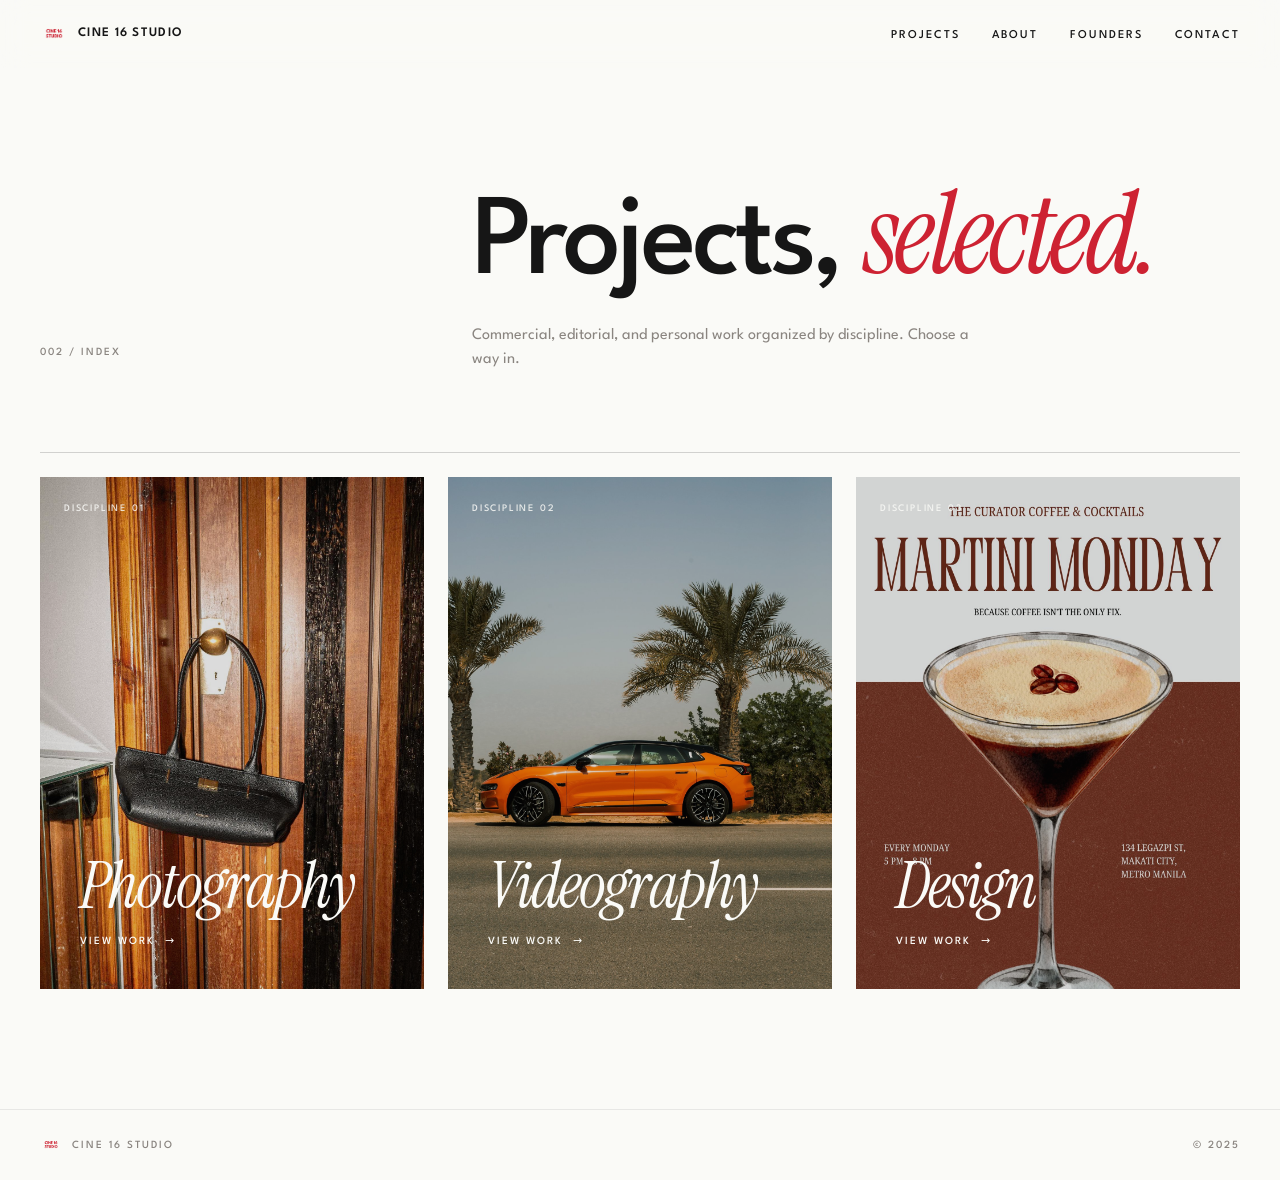
<file: projects.html>
<!DOCTYPE html>
<html lang="en">
<head>
  <meta charset="UTF-8">
  <meta name="viewport" content="width=device-width, initial-scale=1.0">
  <title>Projects / Cine 16 Studio</title>
  <link rel="icon" href="favicon.ico" sizes="any">
  <link rel="icon" type="image/png" sizes="32x32" href="favicon-32.png">
  <link rel="apple-touch-icon" sizes="180x180" href="apple-touch-icon.png">
  <link rel="preconnect" href="https://fonts.googleapis.com">
  <link rel="preconnect" href="https://fonts.gstatic.com" crossorigin>
  <link href="https://fonts.googleapis.com/css2?family=Instrument+Serif:ital@0;1&family=League+Spartan:wght@300;400;500;600;700&display=swap" rel="stylesheet">
  <link rel="stylesheet" href="styles.css">

  <meta name="description" content="Commercial, editorial, and personal work from Cine 16 Studio, organized by discipline.">
  <link rel="canonical" href="https://cine16studio.com/projects.html">
  <meta property="og:type" content="website">
  <meta property="og:site_name" content="Cine 16 Studio">
  <meta property="og:title" content="Projects / Cine 16 Studio">
  <meta property="og:description" content="Commercial, editorial, and personal work from Cine 16 Studio, organized by discipline.">
  <meta property="og:url" content="https://cine16studio.com/projects.html">
  <meta property="og:image" content="https://cine16studio.com/og-image.jpg">
  <meta property="og:image:width" content="1200">
  <meta property="og:image:height" content="630">
  <meta name="twitter:card" content="summary_large_image">
  <meta name="twitter:title" content="Projects / Cine 16 Studio">
  <meta name="twitter:description" content="Commercial, editorial, and personal work from Cine 16 Studio, organized by discipline.">
  <meta name="twitter:image" content="https://cine16studio.com/og-image.jpg">
</head>
<body>

  <header>
  <nav class="nav">
    <a href="index.html" class="nav-logo">
      <img src="assets/logo-red-transparent.png" alt="" loading="lazy">
      <span class="nav-logo-text">Cine 16 Studio</span>
    </a>
    <ul class="nav-links">
      <li><a href="projects.html">Projects</a></li>
      <li><a href="about.html">About</a></li>
      <li><a href="founders.html">Founders</a></li>
      <li><a href="contact.html">Contact</a></li>
    </ul>
  </nav>
  </header>

  <main>

    <section class="projects-hero">
      <span class="hero-num">002 / Index</span>
      <div>
        <h1>Projects, <span class="ser">selected.</span></h1>
        <p class="subtitle">Commercial, editorial, and personal work organized by discipline. Choose a way in.</p>
      </div>
    </section>

    <section>
      <div class="projects-tiles">

        <a href="photography.html" class="projects-tile">
          <span class="projects-tile-meta">Discipline 01</span>
          <img src="images/level-shoes-ramadan/shot-dsc2949.jpg" alt="Photography" loading="lazy">
          <div class="projects-tile-label">
            <h2><span class="ser">Photography</span></h2>
            <span class="arrow">View work &nbsp;&rarr;</span>
          </div>
        </a>

        <a href="videography.html" class="projects-tile">
          <span class="projects-tile-meta">Discipline 02</span>
          <img src="images/zeekr/aane1038.jpg" alt="Videography" loading="lazy">
          <div class="projects-tile-label">
            <h2><span class="ser">Videography</span></h2>
            <span class="arrow">View work &nbsp;&rarr;</span>
          </div>
        </a>

        <a href="design.html" class="projects-tile">
          <span class="projects-tile-meta">Discipline 03</span>
          <img src="images/design/martini-monday.jpg" alt="Design" loading="lazy">
          <div class="projects-tile-label">
            <h2><span class="ser">Design</span></h2>
            <span class="arrow">View work &nbsp;&rarr;</span>
          </div>
        </a>

      </div>
    </section>

  </main>

  <footer>
    <span class="footer-mark">
      <img src="assets/logo-red-transparent.png" alt="" loading="lazy">
      <span>Cine 16 Studio</span>
    </span>
    <span>&copy; 2025</span>
  </footer>

  <script src="script.js" defer></script>
</body>
</html>
</file>
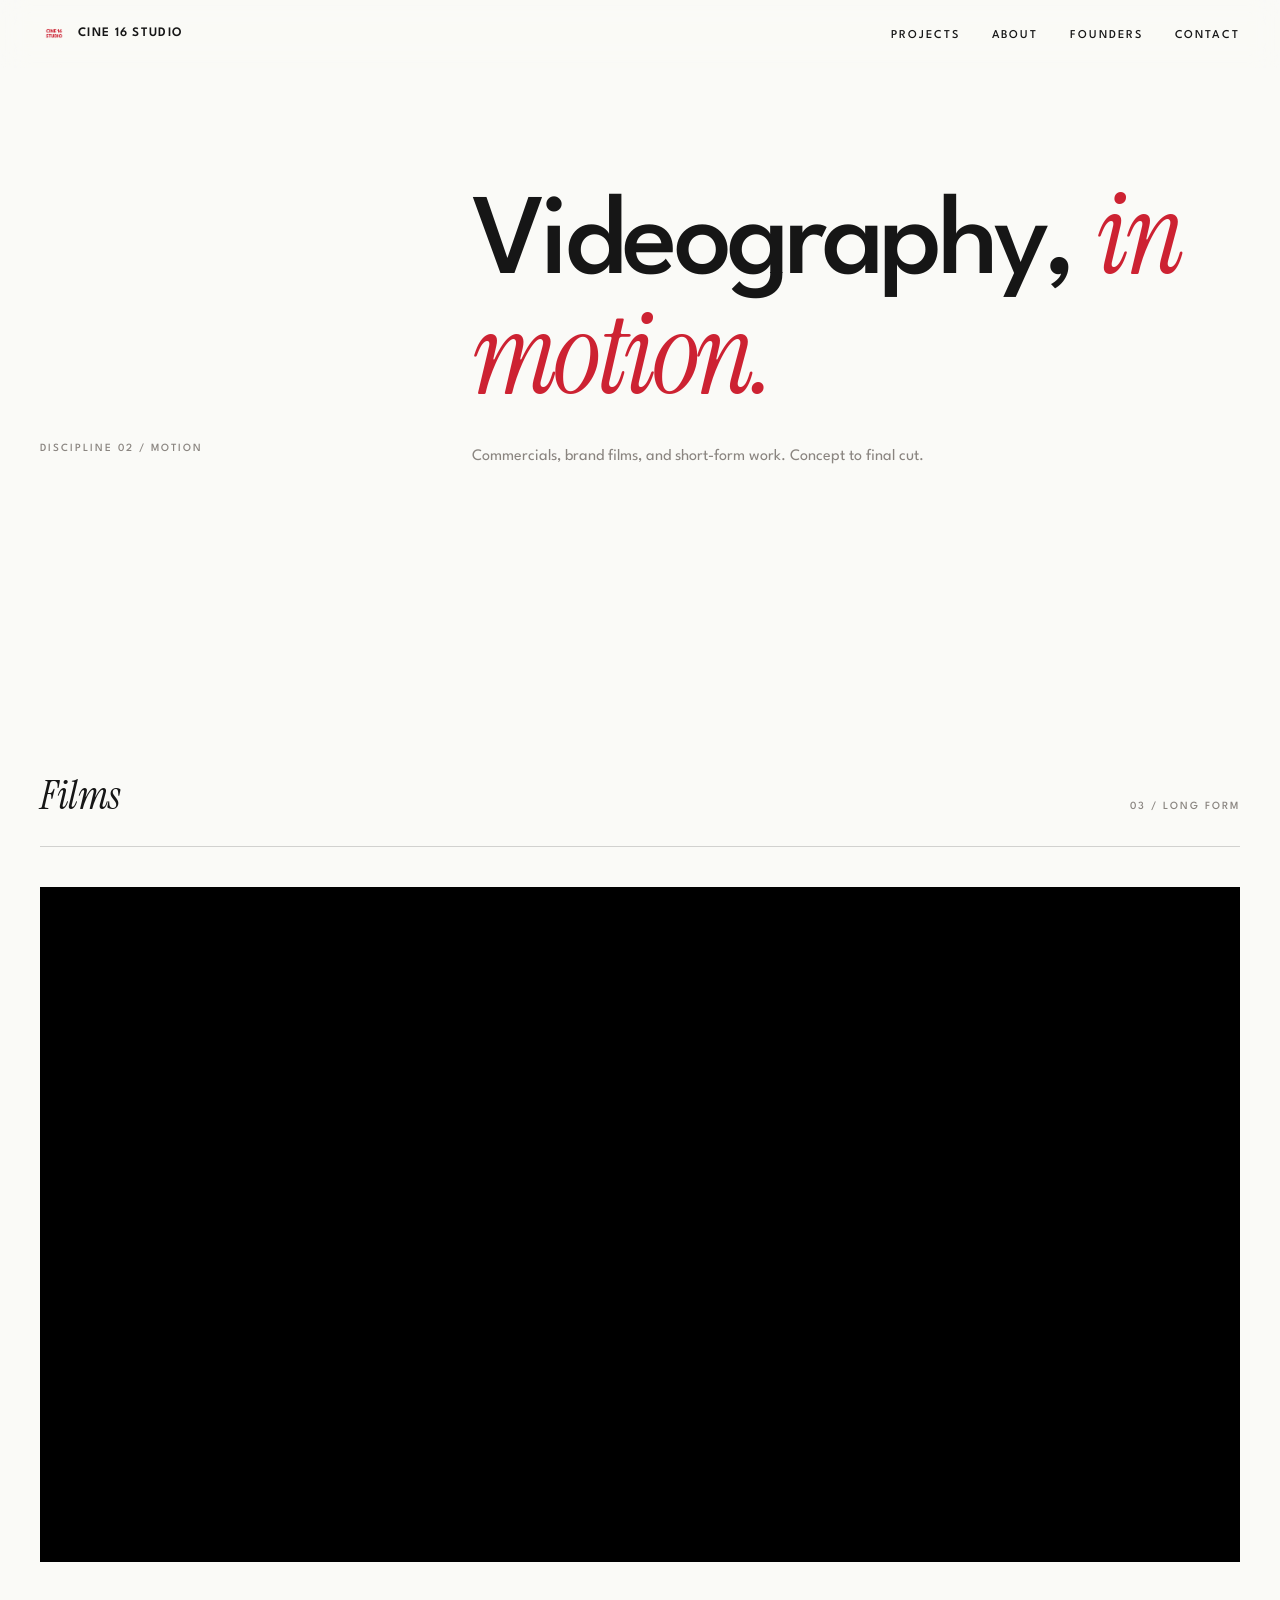
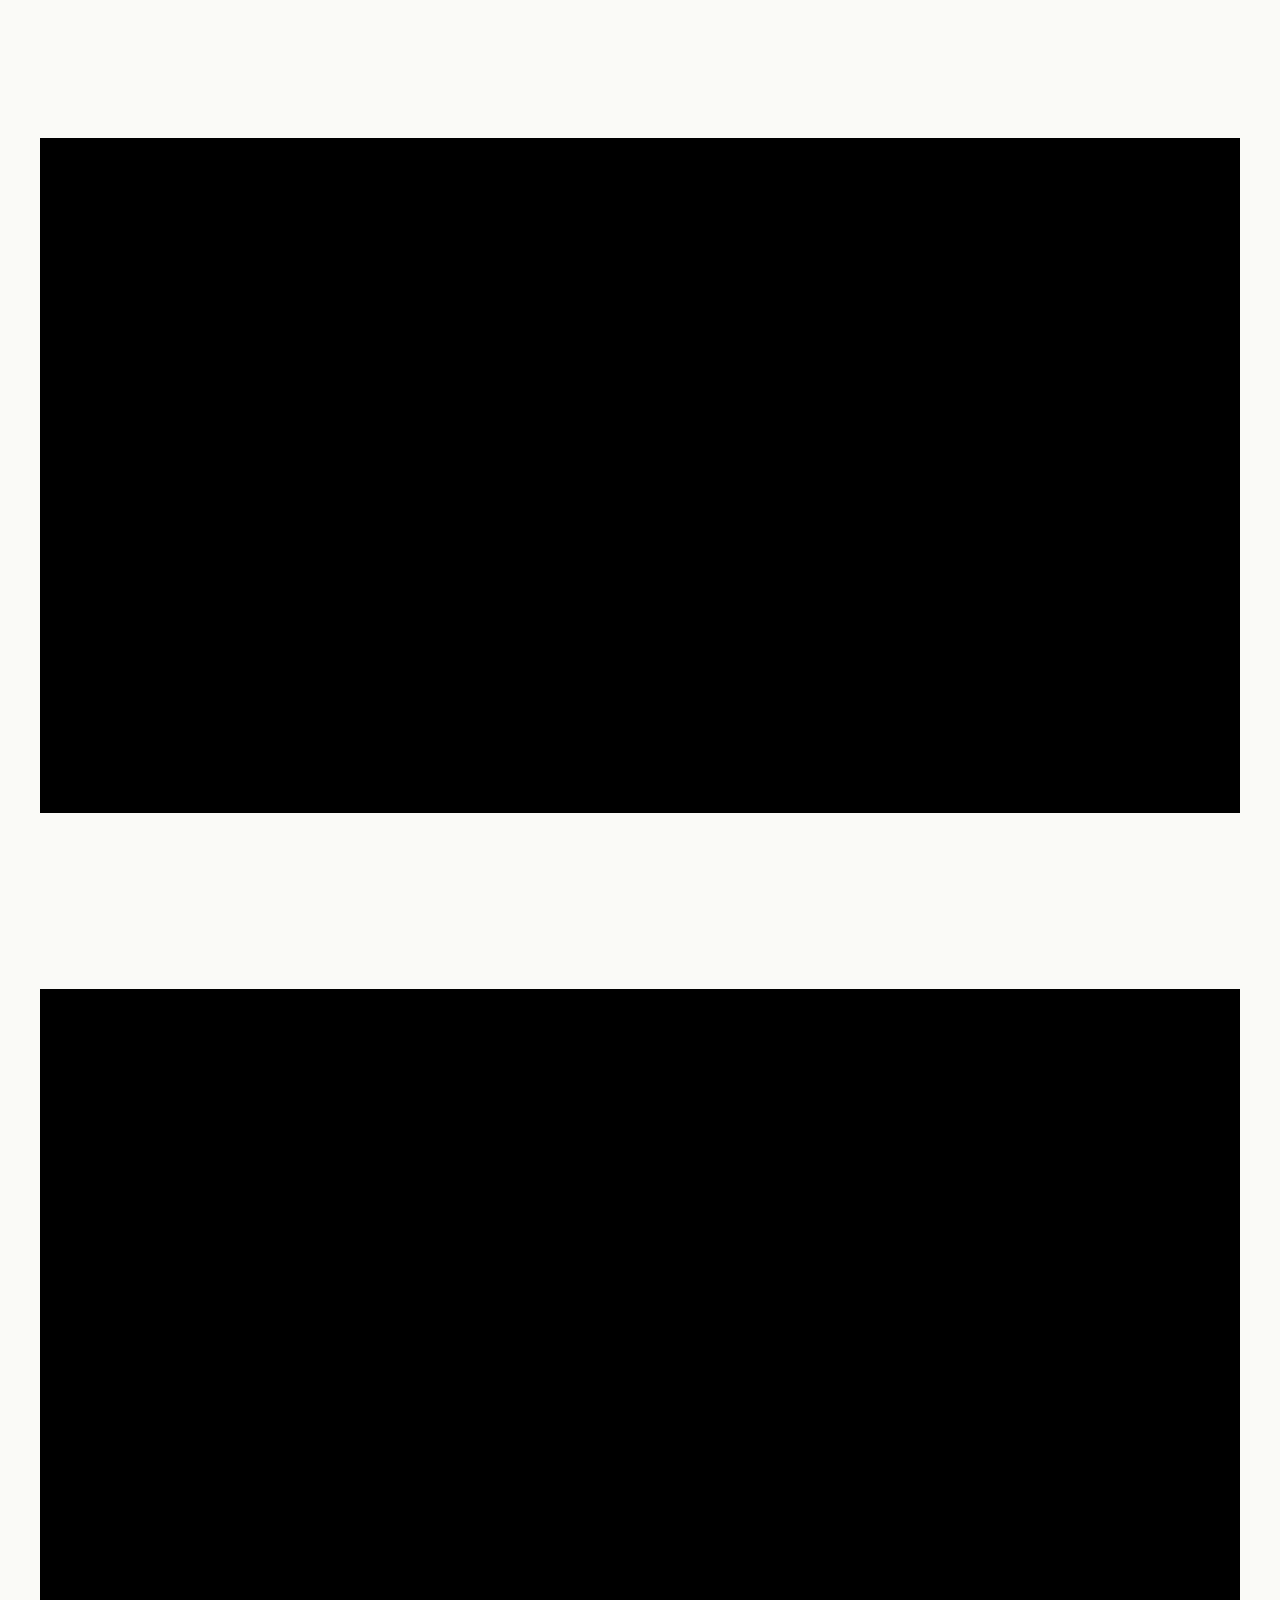
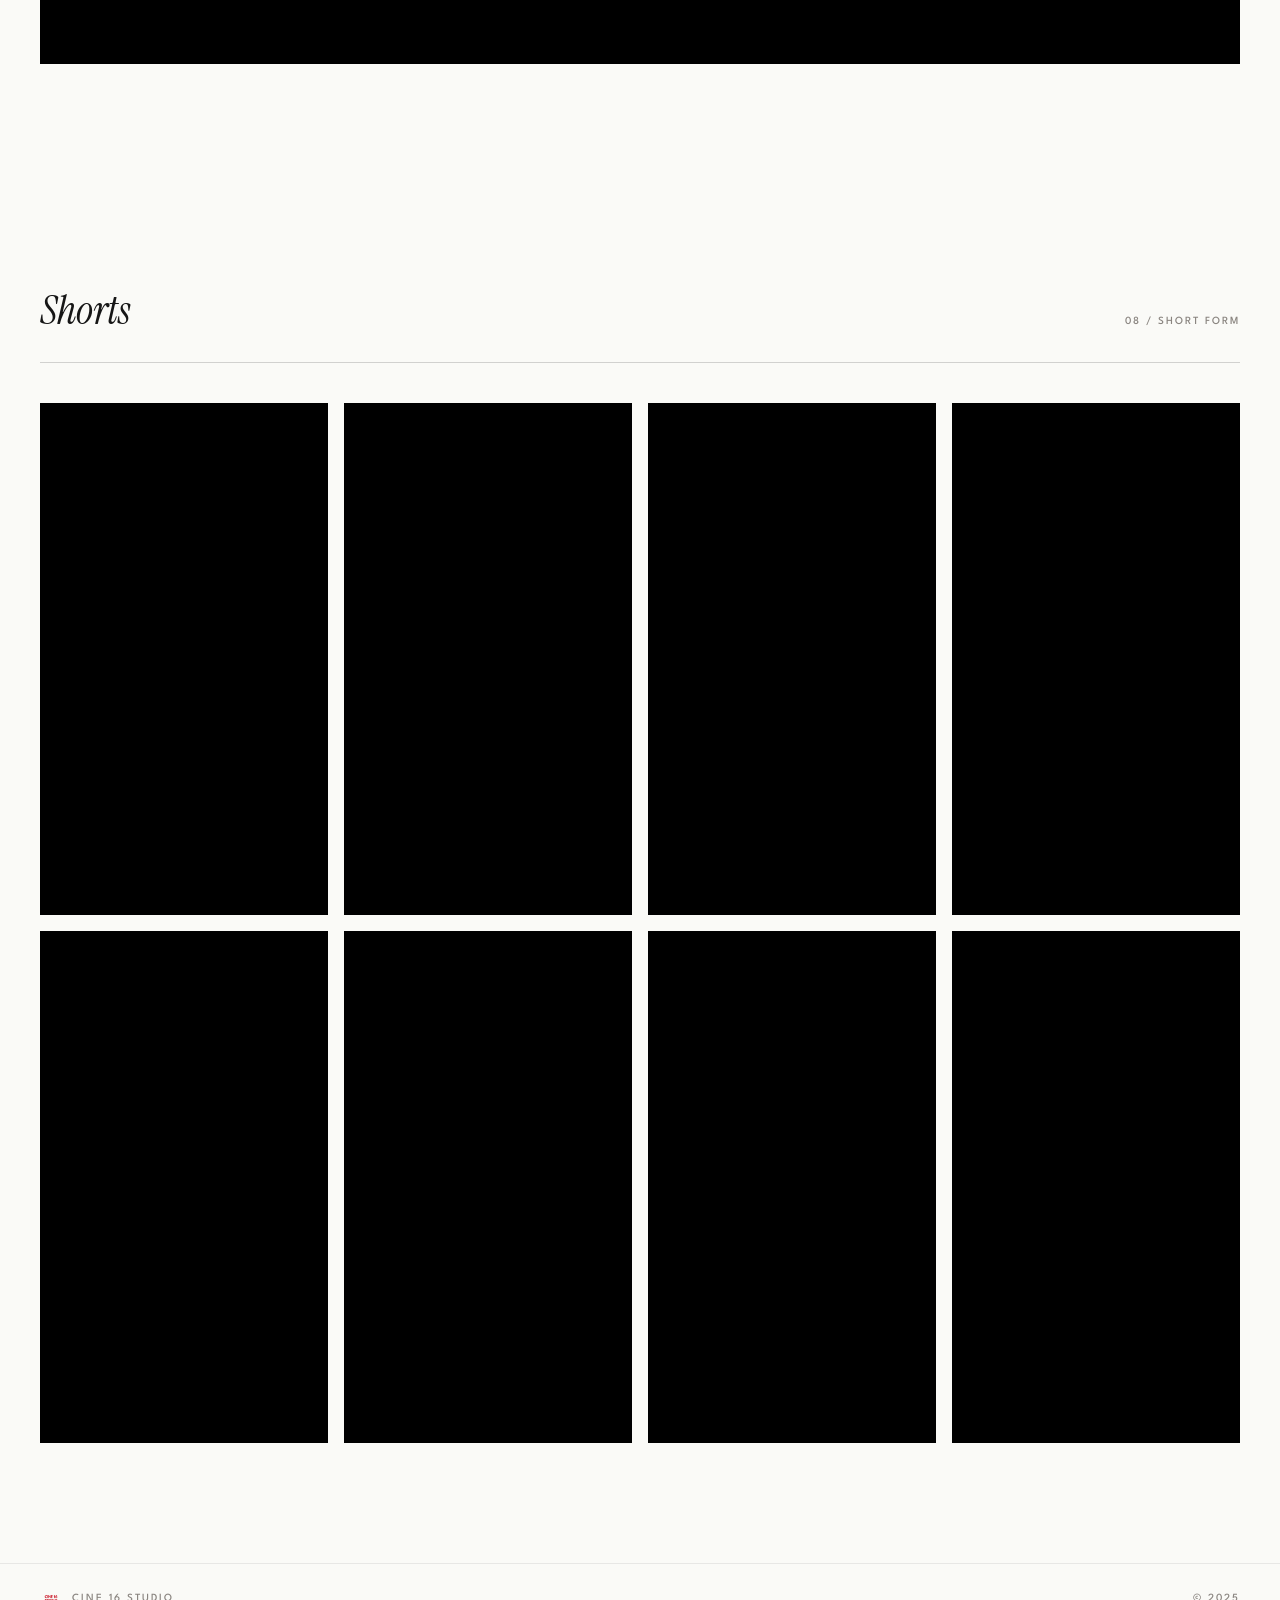
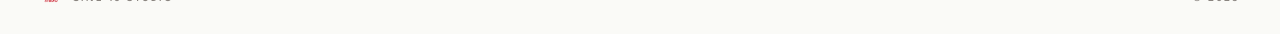
<file: videography.html>
<!DOCTYPE html>
<html lang="en">
<head>
  <meta charset="UTF-8">
  <meta name="viewport" content="width=device-width, initial-scale=1.0">
  <title>Videography / Cine 16 Studio</title>
  <link rel="icon" href="favicon.ico" sizes="any">
  <link rel="icon" type="image/png" sizes="32x32" href="favicon-32.png">
  <link rel="apple-touch-icon" sizes="180x180" href="apple-touch-icon.png">
  <link rel="preconnect" href="https://fonts.googleapis.com">
  <link rel="preconnect" href="https://fonts.gstatic.com" crossorigin>
  <link href="https://fonts.googleapis.com/css2?family=Instrument+Serif:ital@0;1&family=League+Spartan:wght@300;400;500;600;700&display=swap" rel="stylesheet">
  <link rel="stylesheet" href="styles.css">

  <meta name="description" content="Videography from Cine 16 Studio. Commercials, brand films, and short-form work, concept to final cut.">
  <link rel="canonical" href="https://cine16studio.com/videography.html">
  <meta property="og:type" content="website">
  <meta property="og:site_name" content="Cine 16 Studio">
  <meta property="og:title" content="Videography / Cine 16 Studio">
  <meta property="og:description" content="Videography from Cine 16 Studio. Commercials, brand films, and short-form work, concept to final cut.">
  <meta property="og:url" content="https://cine16studio.com/videography.html">
  <meta property="og:image" content="https://cine16studio.com/og-image.jpg">
  <meta property="og:image:width" content="1200">
  <meta property="og:image:height" content="630">
  <meta name="twitter:card" content="summary_large_image">
  <meta name="twitter:title" content="Videography / Cine 16 Studio">
  <meta name="twitter:description" content="Videography from Cine 16 Studio. Commercials, brand films, and short-form work, concept to final cut.">
  <meta name="twitter:image" content="https://cine16studio.com/og-image.jpg">
</head>
<body>

  <header>
  <nav class="nav">
    <a href="index.html" class="nav-logo">
      <img src="assets/logo-red-transparent.png" alt="" loading="lazy">
      <span class="nav-logo-text">Cine 16 Studio</span>
    </a>
    <ul class="nav-links">
      <li><a href="projects.html">Projects</a></li>
      <li><a href="about.html">About</a></li>
      <li><a href="founders.html">Founders</a></li>
      <li><a href="contact.html">Contact</a></li>
    </ul>
  </nav>
  </header>

  <main>

    <section class="projects-hero">
      <span class="hero-num">Discipline 02 / Motion</span>
      <div>
        <h1>Videography, <span class="ser">in motion.</span></h1>
        <p class="subtitle">Commercials, brand films, and short-form work. Concept to final cut.</p>
      </div>
    </section>

    <section class="project-list-page">

      <div class="video-section-head">
        <h2>Films</h2>
        <span class="count">03 / Long form</span>
      </div>

      <div class="films-grid">

        <div class="video-block">
          <div class="video-frame landscape">
            <iframe
              src="https://www.youtube-nocookie.com/embed/ddHJlsQMMXI"
              title="Cine 16 Studio film"
              frameborder="0"
              allow="accelerometer; autoplay; clipboard-write; encrypted-media; gyroscope; picture-in-picture; web-share"
              referrerpolicy="strict-origin-when-cross-origin"
              allowfullscreen></iframe>
          </div>
        </div>

        <div class="video-block">
          <div class="video-frame landscape">
            <iframe
              src="https://www.youtube-nocookie.com/embed/v_8hkPjz5yg"
              title="Cine 16 Studio film"
              frameborder="0"
              allow="accelerometer; autoplay; clipboard-write; encrypted-media; gyroscope; picture-in-picture; web-share"
              referrerpolicy="strict-origin-when-cross-origin"
              allowfullscreen></iframe>
          </div>
        </div>

        <div class="video-block">
          <div class="video-frame landscape">
            <iframe
              src="https://www.youtube-nocookie.com/embed/ahRWD-Zd7cA"
              title="Cine 16 Studio film"
              frameborder="0"
              allow="accelerometer; autoplay; clipboard-write; encrypted-media; gyroscope; picture-in-picture; web-share"
              referrerpolicy="strict-origin-when-cross-origin"
              allowfullscreen></iframe>
          </div>
        </div>

      </div>

      <div class="video-section-head">
        <h2>Shorts</h2>
        <span class="count">08 / Short form</span>
      </div>

      <div class="shorts-grid">

        <div class="short-item">
          <div class="video-frame portrait">
            <iframe
              src="https://www.youtube-nocookie.com/embed/dHlt-4Scf7I"
              title="Talabat / Cine 16 Studio short"
              frameborder="0"
              allow="accelerometer; autoplay; clipboard-write; encrypted-media; gyroscope; picture-in-picture; web-share"
              referrerpolicy="strict-origin-when-cross-origin"
              allowfullscreen></iframe>
          </div>
        </div>

        <div class="short-item">
          <div class="video-frame portrait">
            <iframe
              src="https://www.youtube-nocookie.com/embed/Q8QZfuAByFw"
              title="AlOsra Labour Day / Cine 16 Studio short"
              frameborder="0"
              allow="accelerometer; autoplay; clipboard-write; encrypted-media; gyroscope; picture-in-picture; web-share"
              referrerpolicy="strict-origin-when-cross-origin"
              allowfullscreen></iframe>
          </div>
        </div>

        <div class="short-item">
          <div class="video-frame portrait">
            <iframe
              src="https://www.youtube-nocookie.com/embed/nN8CqktdFH4"
              title="Bangkok 2025 / Cine 16 Studio short"
              frameborder="0"
              allow="accelerometer; autoplay; clipboard-write; encrypted-media; gyroscope; picture-in-picture; web-share"
              referrerpolicy="strict-origin-when-cross-origin"
              allowfullscreen></iframe>
          </div>
        </div>

        <div class="short-item">
          <div class="video-frame portrait">
            <iframe
              src="https://www.youtube-nocookie.com/embed/aM41TNUadzY"
              title="Emergency Records / Cine 16 Studio short"
              frameborder="0"
              allow="accelerometer; autoplay; clipboard-write; encrypted-media; gyroscope; picture-in-picture; web-share"
              referrerpolicy="strict-origin-when-cross-origin"
              allowfullscreen></iframe>
          </div>
        </div>

        <div class="short-item">
          <div class="video-frame portrait">
            <iframe
              src="https://www.youtube-nocookie.com/embed/Cqwc9-LnUac"
              title="American Express Middle East / Cine 16 Studio short"
              frameborder="0"
              allow="accelerometer; autoplay; clipboard-write; encrypted-media; gyroscope; picture-in-picture; web-share"
              referrerpolicy="strict-origin-when-cross-origin"
              allowfullscreen></iframe>
          </div>
        </div>

        <div class="short-item">
          <div class="video-frame portrait">
            <iframe
              src="https://www.youtube-nocookie.com/embed/utySoF9b-AQ"
              title="Ford Territory / Cine 16 Studio short"
              frameborder="0"
              allow="accelerometer; autoplay; clipboard-write; encrypted-media; gyroscope; picture-in-picture; web-share"
              referrerpolicy="strict-origin-when-cross-origin"
              allowfullscreen></iframe>
          </div>
        </div>

        <div class="short-item">
          <div class="video-frame portrait">
            <iframe
              src="https://www.youtube-nocookie.com/embed/ZukGns7_cec"
              title="AlOsra Spend the Day / Cine 16 Studio short"
              frameborder="0"
              allow="accelerometer; autoplay; clipboard-write; encrypted-media; gyroscope; picture-in-picture; web-share"
              referrerpolicy="strict-origin-when-cross-origin"
              allowfullscreen></iframe>
          </div>
        </div>

        <div class="short-item">
          <div class="video-frame portrait">
            <iframe
              src="https://www.youtube-nocookie.com/embed/ktINJjFP3uw"
              title="Raffles Al Areen / Cine 16 Studio short"
              frameborder="0"
              allow="accelerometer; autoplay; clipboard-write; encrypted-media; gyroscope; picture-in-picture; web-share"
              referrerpolicy="strict-origin-when-cross-origin"
              allowfullscreen></iframe>
          </div>
        </div>

      </div>

    </section>

  </main>

  <footer>
    <span class="footer-mark">
      <img src="assets/logo-red-transparent.png" alt="" loading="lazy">
      <span>Cine 16 Studio</span>
    </span>
    <span>&copy; 2025</span>
  </footer>

  <script src="script.js" defer></script>
</body>
</html>
</file>
<file: styles.css>
/* Cine 16 Studio
   v2 - editorial refined
*/

:root {
  --bg: #FAFAF7;
  --text: #161616;
  --muted: #8A8580;
  --red: #CD2232;
  --line: rgba(22, 22, 22, 0.08);
  --line-strong: rgba(22, 22, 22, 0.18);
  --container: 1480px;
  --pad: 40px;
}

* { margin: 0; padding: 0; box-sizing: border-box; }

html { scroll-behavior: smooth; }

body {
  font-family: 'League Spartan', -apple-system, BlinkMacSystemFont, system-ui, sans-serif;
  background: var(--bg);
  color: var(--text);
  font-size: 15px;
  line-height: 1.5;
  font-weight: 400;
  letter-spacing: 0;
  -webkit-font-smoothing: antialiased;
  -moz-osx-font-smoothing: grayscale;
}

img { max-width: 100%; display: block; }

a { color: inherit; text-decoration: none; transition: color 0.25s ease; }

a:hover { color: var(--red); }

::selection { background: var(--red); color: var(--bg); }

/* Type utilities */
.serif {
  font-family: 'Instrument Serif', Georgia, serif;
  font-style: italic;
  font-weight: 400;
  letter-spacing: 0;
}

.eyebrow {
  font-family: 'League Spartan', sans-serif;
  font-size: 11px;
  font-weight: 500;
  text-transform: uppercase;
  letter-spacing: 0.18em;
  color: var(--muted);
}

/* Nav */
.nav {
  position: fixed;
  top: 0;
  left: 0;
  right: 0;
  z-index: 100;
  display: flex;
  justify-content: space-between;
  align-items: center;
  padding: 20px var(--pad);
  background: rgba(250, 250, 247, 0.7);
  backdrop-filter: blur(14px) saturate(140%);
  -webkit-backdrop-filter: blur(14px) saturate(140%);
}

.nav-logo {
  display: flex;
  align-items: center;
  gap: 10px;
}

.nav-logo img {
  width: 28px;
  height: 28px;
  object-fit: contain;
}

.nav-logo-text {
  font-family: 'League Spartan', sans-serif;
  font-weight: 600;
  font-size: 13px;
  text-transform: uppercase;
  letter-spacing: 0.1em;
  color: var(--text);
}

.nav-links {
  display: flex;
  gap: 32px;
  list-style: none;
}

.nav-links a {
  font-size: 12px;
  font-weight: 500;
  letter-spacing: 0.16em;
  text-transform: uppercase;
  color: var(--text);
}

/* Generic section padding */
section {
  padding: 0 var(--pad);
  max-width: var(--container);
  margin: 0 auto;
}

/* Hero */
.hero {
  min-height: 92vh;
  display: grid;
  grid-template-rows: 1fr auto;
  padding-top: 120px;
  padding-bottom: 32px;
  position: relative;
}

.hero-grid {
  display: grid;
  grid-template-columns: 1fr 1fr;
  gap: 64px;
  align-items: center;
  padding-bottom: 32px;
  align-self: center;
}

.hero-mark {
  width: clamp(180px, 28vw, 360px);
  height: auto;
  margin-left: -8px;
  user-select: none;
}

.hero-statement {
  font-family: 'League Spartan', sans-serif;
  font-weight: 400;
  font-size: clamp(24px, 2.8vw, 40px);
  line-height: 1.1;
  letter-spacing: -0.01em;
  color: var(--text);
  max-width: 520px;
  align-self: end;
}

.hero-statement em {
  font-family: 'Instrument Serif', Georgia, serif;
  font-style: italic;
  font-weight: 400;
  color: var(--red);
  font-size: 1.05em;
}

.hero-base {
  display: flex;
  justify-content: space-between;
  align-items: end;
  border-top: 1px solid var(--line);
  padding-top: 24px;
  flex-wrap: wrap;
  gap: 24px;
}

.hero-base-col {
  display: flex;
  flex-direction: column;
  gap: 6px;
}

.hero-base-value {
  font-family: 'League Spartan', sans-serif;
  font-size: 14px;
  font-weight: 500;
  letter-spacing: 0.02em;
  color: var(--text);
}

/* Intro */
.intro {
  padding-top: 100px;
  padding-bottom: 100px;
}

.intro-text {
  font-family: 'League Spartan', sans-serif;
  font-weight: 400;
  font-size: clamp(20px, 2vw, 28px);
  line-height: 1.35;
  letter-spacing: -0.005em;
  max-width: 920px;
}

.intro-text .ser {
  font-family: 'Instrument Serif', Georgia, serif;
  font-style: italic;
  color: var(--red);
  font-size: 1.1em;
}

/* Section heading row */
.section-head {
  display: grid;
  grid-template-columns: 1fr 2fr;
  gap: 64px;
  align-items: baseline;
  padding-bottom: 24px;
  margin-bottom: 48px;
  border-top: 1px solid var(--line-strong);
  padding-top: 20px;
}

.section-head .num {
  font-family: 'League Spartan', sans-serif;
  font-size: 11px;
  font-weight: 500;
  letter-spacing: 0.18em;
  text-transform: uppercase;
  color: var(--muted);
}

.section-head h2 {
  font-family: 'League Spartan', sans-serif;
  font-weight: 500;
  font-size: clamp(24px, 2.6vw, 36px);
  line-height: 1.1;
  letter-spacing: -0.01em;
  color: var(--text);
}

.section-head h2 .ser {
  font-family: 'Instrument Serif', Georgia, serif;
  font-style: italic;
  color: var(--red);
}

/* Work / Featured */
.work {
  padding-bottom: 120px;
}

.work-grid {
  display: grid;
  grid-template-columns: repeat(4, 1fr);
  gap: 24px 20px;
  max-width: 1200px;
}

.work-card {
  display: block;
  position: relative;
  overflow: hidden;
}

.work-card-image {
  width: 100%;
  aspect-ratio: 3 / 4;
  background: #1a1a1a;
  overflow: hidden;
  margin-bottom: 12px;
}

.work-card-image img {
  width: 100%;
  height: 100%;
  object-fit: cover;
  transition: transform 0.7s cubic-bezier(0.16, 1, 0.3, 1), filter 0.5s ease;
  filter: grayscale(0.05);
}

.work-card:hover .work-card-image img {
  transform: scale(1.03);
  filter: grayscale(0);
}

.work-card-meta {
  display: flex;
  justify-content: space-between;
  align-items: baseline;
  gap: 12px;
}

.work-card-title {
  font-family: 'League Spartan', sans-serif;
  font-weight: 500;
  font-size: 13px;
  letter-spacing: 0;
  color: var(--text);
}

.work-card-tag {
  font-family: 'Instrument Serif', Georgia, serif;
  font-style: italic;
  font-size: 14px;
  color: var(--muted);
  white-space: nowrap;
}

.work-footer {
  display: flex;
  justify-content: flex-end;
  margin-top: 48px;
}

.btn-link {
  font-family: 'League Spartan', sans-serif;
  font-size: 12px;
  font-weight: 500;
  letter-spacing: 0.18em;
  text-transform: uppercase;
  color: var(--text);
  border-bottom: 1px solid var(--text);
  padding-bottom: 4px;
  transition: color 0.25s ease, border-color 0.25s ease;
}

.btn-link:hover {
  color: var(--red);
  border-color: var(--red);
}

/* Services */
.services {
  padding-bottom: 120px;
}

.services-row {
  display: grid;
  grid-template-columns: repeat(3, 1fr);
  gap: 40px;
}

.service {
  display: flex;
  flex-direction: column;
  border-top: 1px solid var(--text);
  padding-top: 24px;
  color: var(--text);
}

.service-num {
  font-family: 'League Spartan', sans-serif;
  font-size: 11px;
  font-weight: 500;
  letter-spacing: 0.18em;
  color: var(--muted);
  margin-bottom: 40px;
}

.service h3 {
  font-family: 'League Spartan', sans-serif;
  font-weight: 500;
  font-size: clamp(24px, 2.2vw, 32px);
  line-height: 1.05;
  letter-spacing: -0.015em;
  margin-bottom: 14px;
  color: var(--text);
  transition: color 0.25s ease;
}

.service:hover h3 {
  color: var(--red);
}

.service h3 .ser {
  font-family: 'Instrument Serif', Georgia, serif;
  font-style: italic;
  color: var(--red);
}

.service p {
  font-family: 'League Spartan', sans-serif;
  font-size: 15px;
  font-weight: 300;
  line-height: 1.55;
  max-width: 340px;
  color: var(--text);
  margin-bottom: 28px;
}

.service-arrow {
  margin-top: auto;
  font-family: 'League Spartan', sans-serif;
  font-size: 11px;
  font-weight: 500;
  letter-spacing: 0.18em;
  text-transform: uppercase;
  color: var(--muted);
  transition: color 0.25s ease;
}

.service:hover .service-arrow {
  color: var(--red);
}

.services-also {
  margin-top: 64px;
  padding-top: 32px;
  border-top: 1px solid var(--line);
  display: flex;
  flex-wrap: wrap;
  gap: 32px;
  align-items: baseline;
}

.services-also .label {
  font-size: 11px;
  font-weight: 500;
  letter-spacing: 0.18em;
  text-transform: uppercase;
  color: var(--muted);
}

.services-also .item {
  font-family: 'Instrument Serif', Georgia, serif;
  font-style: italic;
  font-size: 22px;
  color: var(--text);
}

/* About */
.about {
  padding-bottom: 120px;
}

.about-content {
  max-width: 880px;
  margin-left: auto;
}

.about-content p {
  font-family: 'League Spartan', sans-serif;
  font-weight: 300;
  font-size: clamp(17px, 1.4vw, 20px);
  line-height: 1.55;
  margin-bottom: 20px;
  color: var(--text);
}

.about-content p:last-child { margin-bottom: 0; }

.about-content .lead .accent {
  font-family: 'Instrument Serif', Georgia, serif;
  font-style: italic;
  color: var(--red);
}

/* Founders */
.founders {
  padding-bottom: 120px;
}

.founders-tagline {
  font-family: 'League Spartan', sans-serif;
  font-weight: 400;
  font-size: clamp(22px, 2.4vw, 32px);
  line-height: 1.2;
  letter-spacing: -0.01em;
  margin-bottom: 64px;
  color: var(--text);
  max-width: 700px;
}

.founders-tagline .ser {
  font-family: 'Instrument Serif', Georgia, serif;
  font-style: italic;
  color: var(--red);
}

.founders-grid {
  display: grid;
  grid-template-columns: 1fr 1fr;
  gap: 64px;
}

.founder-portrait {
  width: 70%;
  aspect-ratio: 1 / 1;
  background: #EAE6DC;
  margin-bottom: 24px;
  display: flex;
  align-items: center;
  justify-content: center;
  color: var(--muted);
  font-size: 11px;
  text-transform: uppercase;
  letter-spacing: 0.18em;
  position: relative;
  overflow: hidden;
}

.founder-portrait img {
  width: 100%;
  height: 100%;
  object-fit: cover;
}

.founder-name {
  font-family: 'League Spartan', sans-serif;
  font-weight: 500;
  font-size: clamp(20px, 1.8vw, 26px);
  letter-spacing: -0.01em;
  margin-bottom: 14px;
  line-height: 1.05;
  color: var(--text);
}

.founder-bio p {
  font-size: 15px;
  line-height: 1.6;
  margin-bottom: 14px;
  max-width: 480px;
  color: var(--text);
  font-weight: 300;
}

.founder-link {
  display: inline-block;
  margin-top: 8px;
  font-size: 11px;
  text-transform: uppercase;
  letter-spacing: 0.18em;
  color: var(--red);
  font-weight: 500;
  border-bottom: 1px solid var(--red);
  padding-bottom: 3px;
}

.founder-socials {
  display: flex;
  gap: 14px;
  margin-top: 14px;
}

.founder-socials a {
  display: inline-flex;
  align-items: center;
  justify-content: center;
  width: 34px;
  height: 34px;
  border: 1px solid var(--red);
  border-radius: 50%;
  color: var(--red);
  transition: background 0.2s ease, color 0.2s ease;
}

.founder-socials a:hover {
  background: var(--red);
  color: var(--bg);
}

.founder-socials svg {
  width: 15px;
  height: 15px;
  display: block;
}

.founder-socials .sr-only {
  position: absolute;
  width: 1px;
  height: 1px;
  padding: 0;
  margin: -1px;
  overflow: hidden;
  clip: rect(0, 0, 0, 0);
  white-space: nowrap;
  border: 0;
}

.founder-second {
  margin-top: 64px;
}

/* Contact */
.contact {
  padding-top: 60px;
  padding-bottom: 120px;
}

.contact-statement {
  font-family: 'League Spartan', sans-serif;
  font-weight: 500;
  font-size: clamp(56px, 9vw, 140px);
  line-height: 0.95;
  letter-spacing: -0.04em;
  color: var(--text);
  margin-bottom: 56px;
}

.contact-statement .accent {
  font-family: 'Instrument Serif', Georgia, serif;
  font-style: italic;
  font-weight: 400;
  color: var(--red);
}

.contact-info {
  display: grid;
  grid-template-columns: 1fr 1fr 1fr;
  gap: 48px;
  max-width: 1000px;
  padding-top: 32px;
  border-top: 1px solid var(--line);
}

.contact-info-block .label {
  font-size: 11px;
  text-transform: uppercase;
  letter-spacing: 0.18em;
  color: var(--muted);
  margin-bottom: 10px;
  display: block;
  font-weight: 500;
}

.contact-info-block .value {
  font-family: 'League Spartan', sans-serif;
  font-weight: 400;
  font-size: 18px;
  color: var(--text);
}

.contact-info-block .value.serif {
  font-family: 'Instrument Serif', Georgia, serif;
  font-style: italic;
  font-size: 22px;
}

/* Footer */
footer {
  border-top: 1px solid var(--line);
  padding: 24px var(--pad);
  display: flex;
  justify-content: space-between;
  align-items: center;
  font-size: 11px;
  color: var(--muted);
  text-transform: uppercase;
  letter-spacing: 0.18em;
  font-weight: 500;
  max-width: var(--container);
  margin: 0 auto;
}

footer .footer-mark {
  display: flex;
  align-items: center;
  gap: 10px;
}

footer .footer-mark img {
  width: 22px;
  height: 22px;
  object-fit: contain;
}

/* ====== Inside pages ====== */

.projects-hero {
  min-height: 50vh;
  padding-top: 180px;
  padding-bottom: 80px;
  display: grid;
  grid-template-columns: 1fr 2fr;
  gap: 48px;
  align-items: end;
}

.projects-hero .hero-num {
  font-family: 'League Spartan', sans-serif;
  font-size: 11px;
  font-weight: 500;
  letter-spacing: 0.18em;
  text-transform: uppercase;
  color: var(--muted);
  align-self: end;
  padding-bottom: 12px;
}

.projects-hero h1 {
  font-family: 'League Spartan', sans-serif;
  font-weight: 500;
  font-size: clamp(56px, 9vw, 140px);
  line-height: 0.95;
  letter-spacing: -0.04em;
  color: var(--text);
}

.projects-hero h1 .ser {
  font-family: 'Instrument Serif', Georgia, serif;
  font-style: italic;
  font-weight: 400;
  color: var(--red);
}

.projects-hero .subtitle {
  margin-top: 24px;
  font-size: 16px;
  color: var(--muted);
  max-width: 520px;
  line-height: 1.5;
  font-weight: 400;
}

.projects-tiles {
  display: grid;
  grid-template-columns: repeat(3, 1fr);
  gap: 24px;
  padding-bottom: 120px;
  padding-top: 24px;
  border-top: 1px solid var(--line-strong);
}

@media (max-width: 1000px) {
  .projects-tiles { grid-template-columns: 1fr 1fr; }
}

.projects-tile {
  display: block;
  position: relative;
  aspect-ratio: 3 / 4;
  background: var(--text);
  overflow: hidden;
}

.projects-tile img {
  width: 100%;
  height: 100%;
  object-fit: cover;
  transition: transform 0.6s ease, opacity 0.4s ease;
  opacity: 0.85;
}

.projects-tile:hover img {
  transform: scale(1.04);
  opacity: 1;
}

.projects-tile-label {
  position: absolute;
  inset: 0;
  display: flex;
  flex-direction: column;
  justify-content: flex-end;
  padding: 40px;
  z-index: 2;
}

.projects-tile-label h2 {
  font-family: 'League Spartan', sans-serif;
  font-weight: 500;
  font-size: clamp(40px, 5vw, 72px);
  line-height: 0.95;
  letter-spacing: -0.03em;
  color: #FAFAF7;
  margin-bottom: 10px;
}

.projects-tile-label h2 .ser {
  font-family: 'Instrument Serif', Georgia, serif;
  font-style: italic;
  color: #FAFAF7;
}

.projects-tile-meta {
  position: absolute;
  top: 24px;
  left: 24px;
  z-index: 2;
  font-family: 'League Spartan', sans-serif;
  font-size: 10px;
  font-weight: 500;
  letter-spacing: 0.18em;
  text-transform: uppercase;
  color: #FAFAF7;
  opacity: 0.85;
}

.projects-tile-label .arrow {
  font-size: 11px;
  font-weight: 500;
  text-transform: uppercase;
  letter-spacing: 0.18em;
  color: #FAFAF7;
}

.project-list-page {
  padding-top: 200px;
  padding-bottom: 120px;
}

.portfolio-project { margin-bottom: 120px; }

.portfolio-project-header {
  display: flex;
  justify-content: space-between;
  align-items: baseline;
  margin-bottom: 28px;
  padding-bottom: 16px;
  border-bottom: 1px solid var(--line);
}

.portfolio-project-header h3 {
  font-family: 'League Spartan', sans-serif;
  font-weight: 500;
  font-size: clamp(22px, 2.4vw, 32px);
  letter-spacing: -0.01em;
}

.portfolio-project-header h3 .ser {
  font-family: 'Instrument Serif', Georgia, serif;
  font-style: italic;
  color: var(--red);
  font-weight: 400;
}

.portfolio-project-header .meta {
  font-family: 'Instrument Serif', Georgia, serif;
  font-style: italic;
  font-size: 16px;
  color: var(--muted);
  font-weight: 400;
}

.portfolio-images {
  display: grid;
  grid-template-columns: repeat(4, 1fr);
  gap: 10px;
}

.portfolio-images.two { grid-template-columns: repeat(2, 1fr); }
.portfolio-images.three { grid-template-columns: repeat(3, 1fr); }
.portfolio-images.five { grid-template-columns: repeat(5, 1fr); }

.portfolio-images.solo-compact {
  display: block;
}
.portfolio-images.solo-compact .img-wrap {
  max-width: 340px;
}

.portfolio-images .img-wrap {
  width: 100%;
  aspect-ratio: 3 / 4;
  overflow: hidden;
  background: #1a1a1a;
  cursor: zoom-in;
  position: relative;
}

.portfolio-images .img-wrap::after {
  content: '↗';
  position: absolute;
  top: 12px;
  right: 12px;
  width: 28px;
  height: 28px;
  display: flex;
  align-items: center;
  justify-content: center;
  background: rgba(22, 22, 22, 0.6);
  color: var(--bg);
  font-size: 14px;
  border-radius: 999px;
  opacity: 0;
  transition: opacity 0.25s ease;
  pointer-events: none;
}

.portfolio-images .img-wrap:hover::after {
  opacity: 1;
}

.portfolio-images .img-wrap.landscape {
  aspect-ratio: 4 / 3;
}

.portfolio-images .img-wrap.tall {
  aspect-ratio: 9 / 16;
}

.portfolio-images img {
  width: 100%;
  height: 100%;
  object-fit: cover;
  display: block;
  transition: transform 0.6s cubic-bezier(0.16, 1, 0.3, 1);
}

.portfolio-images .img-wrap:hover img {
  transform: scale(1.03);
}

.video-block { margin-bottom: 96px; }

.video-block-header {
  display: flex;
  justify-content: space-between;
  align-items: baseline;
  margin-bottom: 20px;
  padding-bottom: 16px;
  border-bottom: 1px solid var(--line);
}

.video-block-header h3 {
  font-family: 'League Spartan', sans-serif;
  font-weight: 500;
  font-size: clamp(22px, 2.4vw, 32px);
  letter-spacing: -0.01em;
}

.video-block-header .meta {
  font-family: 'Instrument Serif', Georgia, serif;
  font-style: italic;
  font-size: 16px;
  color: var(--muted);
  font-weight: 400;
}

.video-frame {
  position: relative;
  width: 100%;
  background: #000;
  overflow: hidden;
}

.video-frame.portrait {
  aspect-ratio: 9 / 16;
}

.video-frame.landscape {
  aspect-ratio: 16 / 9;
}

.video-frame iframe,
.video-frame video {
  position: absolute;
  inset: 0;
  width: 100%;
  height: 100%;
  border: 0;
  object-fit: cover;
}

/* Lightbox */
.lightbox {
  position: fixed;
  inset: 0;
  background: rgba(15, 15, 15, 0.96);
  z-index: 1000;
  display: none;
  align-items: center;
  justify-content: center;
  padding: 48px 64px;
  opacity: 0;
  transition: opacity 0.25s ease;
}

.lightbox.open {
  display: flex;
  opacity: 1;
}

.lightbox-img {
  max-width: 100%;
  max-height: 100%;
  object-fit: contain;
  user-select: none;
}

.lightbox-close,
.lightbox-prev,
.lightbox-next {
  position: absolute;
  background: rgba(250, 250, 247, 0.08);
  border: 1px solid rgba(250, 250, 247, 0.18);
  color: var(--bg);
  width: 48px;
  height: 48px;
  display: flex;
  align-items: center;
  justify-content: center;
  font-family: 'League Spartan', sans-serif;
  font-size: 18px;
  font-weight: 400;
  cursor: pointer;
  border-radius: 999px;
  transition: background 0.25s ease, border-color 0.25s ease;
}

.lightbox-close:hover,
.lightbox-prev:hover,
.lightbox-next:hover {
  background: var(--red);
  border-color: var(--red);
}

.lightbox-close { top: 24px; right: 32px; }
.lightbox-prev { left: 24px; top: 50%; transform: translateY(-50%); }
.lightbox-next { right: 24px; top: 50%; transform: translateY(-50%); }

.lightbox-counter {
  position: absolute;
  bottom: 24px;
  left: 50%;
  transform: translateX(-50%);
  font-family: 'League Spartan', sans-serif;
  font-size: 11px;
  font-weight: 500;
  letter-spacing: 0.18em;
  text-transform: uppercase;
  color: rgba(250, 250, 247, 0.7);
}

body.lightbox-open { overflow: hidden; }

@media (max-width: 700px) {
  .lightbox { padding: 24px 12px; }
  .lightbox-close { top: 16px; right: 16px; width: 40px; height: 40px; }
  .lightbox-prev { left: 12px; width: 40px; height: 40px; }
  .lightbox-next { right: 12px; width: 40px; height: 40px; }
}

/* Videography page: section splits */
.video-section-head {
  display: flex;
  justify-content: space-between;
  align-items: baseline;
  padding-bottom: 20px;
  margin-bottom: 40px;
  margin-top: 16px;
  border-bottom: 1px solid var(--line-strong);
}

.video-section-head h2 {
  font-family: 'Instrument Serif', Georgia, serif;
  font-style: italic;
  font-weight: 400;
  font-size: clamp(28px, 3.2vw, 44px);
  color: var(--text);
  letter-spacing: -0.01em;
}

.video-section-head .count {
  font-family: 'League Spartan', sans-serif;
  font-size: 11px;
  font-weight: 500;
  letter-spacing: 0.18em;
  text-transform: uppercase;
  color: var(--muted);
}

.films-grid {
  display: flex;
  flex-direction: column;
  gap: 80px;
  margin-bottom: 120px;
}

.shorts-grid {
  display: grid;
  grid-template-columns: repeat(4, 1fr);
  gap: 16px;
}

/* Center the second-row 3 items under 4-col grid for balance */
.shorts-grid .short-item:nth-child(5) { grid-column: 1 / 2; }
.shorts-grid .short-item:nth-child(6) { grid-column: 2 / 3; }
.shorts-grid .short-item:nth-child(7) { grid-column: 3 / 4; }

.short-item {
  display: flex;
  flex-direction: column;
}

.short-item .video-frame.portrait {
  width: 100%;
  margin: 0;
}

@media (max-width: 900px) {
  .shorts-grid { grid-template-columns: repeat(2, 1fr); }
}

@media (max-width: 540px) {
  .shorts-grid { grid-template-columns: 1fr 1fr; gap: 10px; }
}

/* Scroll-triggered reveal animation */
.reveal {
  opacity: 0;
  transform: translateY(16px);
  transition: opacity 0.8s cubic-bezier(0.16, 1, 0.3, 1),
              transform 0.8s cubic-bezier(0.16, 1, 0.3, 1);
  transition-delay: var(--reveal-delay, 0ms);
  will-change: opacity, transform;
}

.reveal.in-view {
  opacity: 1;
  transform: translateY(0);
}

@media (prefers-reduced-motion: reduce) {
  .reveal,
  .reveal.in-view {
    opacity: 1;
    transform: none;
    transition: none;
  }
}

/* About page */
.about-page {
  padding-top: 160px;
  padding-bottom: 120px;
}

.about-page-hero {
  display: grid;
  grid-template-columns: 1fr 2fr;
  gap: 64px;
  align-items: end;
  padding-bottom: 64px;
  border-bottom: 1px solid var(--line-strong);
  margin-bottom: 96px;
}

.about-page-hero .num {
  font-family: 'League Spartan', sans-serif;
  font-size: 11px;
  font-weight: 500;
  letter-spacing: 0.18em;
  text-transform: uppercase;
  color: var(--muted);
  align-self: end;
  padding-bottom: 12px;
}

.about-page-hero h1 {
  font-family: 'League Spartan', sans-serif;
  font-weight: 500;
  font-size: clamp(56px, 9vw, 140px);
  line-height: 0.95;
  letter-spacing: -0.04em;
}

.about-page-hero h1 .ser {
  font-family: 'Instrument Serif', Georgia, serif;
  font-style: italic;
  font-weight: 400;
  color: var(--red);
}

.about-page-hero .subtitle {
  margin-top: 24px;
  font-size: 16px;
  color: var(--muted);
  max-width: 520px;
  line-height: 1.5;
}

.about-page-body {
  display: flex;
  flex-direction: column;
  gap: 80px;
}

.about-block {
  display: grid;
  grid-template-columns: 120px 1fr;
  gap: 48px;
  padding-bottom: 64px;
  border-bottom: 1px solid var(--line);
  align-items: start;
}

.about-block:last-child {
  border-bottom: 0;
}

.about-block-num {
  font-family: 'Instrument Serif', Georgia, serif;
  font-style: italic;
  font-size: clamp(40px, 4vw, 56px);
  color: var(--red);
  line-height: 1;
}

.about-block-content {
  max-width: 720px;
}

.about-block-title {
  font-family: 'League Spartan', sans-serif;
  font-weight: 500;
  font-size: clamp(24px, 2.4vw, 32px);
  letter-spacing: -0.01em;
  margin-bottom: 24px;
  line-height: 1.05;
}

.about-block-content p {
  font-family: 'League Spartan', sans-serif;
  font-weight: 300;
  font-size: clamp(17px, 1.4vw, 20px);
  line-height: 1.55;
  margin-bottom: 20px;
  color: var(--text);
}

.about-block-content p:last-child { margin-bottom: 0; }

.about-block-content .ser-red,
.about-block-content .about-link {
  font-family: 'Instrument Serif', Georgia, serif;
  font-style: italic;
  color: var(--red);
  font-size: 1.05em;
}

.about-block-content .about-link {
  border-bottom: 1px solid var(--red);
  padding-bottom: 1px;
}

/* Founders page */
.founders-page {
  padding-top: 160px;
  padding-bottom: 120px;
}

.founders-page-hero {
  display: grid;
  grid-template-columns: 1fr 2fr;
  gap: 64px;
  align-items: end;
  padding-bottom: 64px;
  border-bottom: 1px solid var(--line-strong);
  margin-bottom: 96px;
}

.founders-page-hero .num {
  font-family: 'League Spartan', sans-serif;
  font-size: 11px;
  font-weight: 500;
  letter-spacing: 0.18em;
  text-transform: uppercase;
  color: var(--muted);
  align-self: end;
  padding-bottom: 12px;
}

.founders-page-hero h1 {
  font-family: 'League Spartan', sans-serif;
  font-weight: 500;
  font-size: clamp(56px, 9vw, 140px);
  line-height: 0.95;
  letter-spacing: -0.04em;
}

.founders-page-hero h1 .ser {
  font-family: 'Instrument Serif', Georgia, serif;
  font-style: italic;
  font-weight: 400;
  color: var(--red);
}

.founders-page-hero .subtitle {
  margin-top: 24px;
  font-size: 16px;
  color: var(--muted);
  max-width: 520px;
  line-height: 1.5;
}

.founders-list {
  display: flex;
  flex-direction: column;
  gap: 96px;
}

.founder-row {
  display: grid;
  grid-template-columns: 240px 1fr;
  gap: 64px;
  align-items: start;
}

.founder-row .founder-portrait {
  width: 100%;
  aspect-ratio: 1 / 1;
  margin-bottom: 0;
  background: #EAE6DC;
  overflow: hidden;
}

.founder-row .founder-portrait img {
  width: 100%;
  height: 100%;
  object-fit: cover;
}

.founder-row-text .eyebrow {
  display: block;
  margin-bottom: 14px;
  font-family: 'League Spartan', sans-serif;
  font-size: 11px;
  font-weight: 500;
  letter-spacing: 0.18em;
  text-transform: uppercase;
  color: var(--muted);
}

.founder-row-text .founder-name {
  font-family: 'League Spartan', sans-serif;
  font-weight: 500;
  font-size: clamp(24px, 2.4vw, 32px);
  letter-spacing: -0.01em;
  margin-bottom: 20px;
  line-height: 1.05;
}

.founder-row-text .founder-bio p {
  font-size: 15px;
  line-height: 1.6;
  margin-bottom: 14px;
  max-width: 620px;
  color: var(--text);
  font-weight: 300;
}

/* Red full-bleed sections to break up the white */
.section-red {
  background: var(--red);
  color: var(--bg);
  padding: 96px 0;
  margin: 0;
  max-width: none !important;
}

.section-red-inner {
  max-width: var(--container);
  margin: 0 auto;
  padding: 0 var(--pad);
}

.section-red .eyebrow,
.section-red .label,
.section-red .num {
  color: rgba(250, 250, 247, 0.7);
}

.section-red a { color: var(--bg); }
.section-red a:hover { color: rgba(250, 250, 247, 0.7); }

.section-red .section-head {
  border-top-color: rgba(250, 250, 247, 0.25);
}

.section-red .section-head h2 { color: var(--bg); }

.section-red .contact-statement {
  color: var(--bg);
}

.section-red .contact-statement .accent {
  color: rgba(250, 250, 247, 0.6);
}

.section-red .contact-info {
  border-top-color: rgba(250, 250, 247, 0.25);
}

.section-red .contact-info-block .value { color: var(--bg); }

.section-red .contact-info-block a.value:hover { color: rgba(250, 250, 247, 0.7); }

/* Contact page */
.contact-page {
  padding-top: 160px;
  padding-bottom: 120px;
}

.contact-page-hero {
  display: grid;
  grid-template-columns: 1fr 2fr;
  gap: 64px;
  align-items: end;
  padding-bottom: 64px;
  border-bottom: 1px solid var(--line-strong);
  margin-bottom: 80px;
}

.contact-page-hero .num {
  font-family: 'League Spartan', sans-serif;
  font-size: 11px;
  font-weight: 500;
  letter-spacing: 0.18em;
  text-transform: uppercase;
  color: var(--muted);
  align-self: end;
  padding-bottom: 12px;
}

.contact-page-hero h1 {
  font-family: 'League Spartan', sans-serif;
  font-weight: 500;
  font-size: clamp(56px, 9vw, 140px);
  line-height: 0.95;
  letter-spacing: -0.04em;
  color: var(--text);
}

.contact-page-hero h1 .ser {
  font-family: 'Instrument Serif', Georgia, serif;
  font-style: italic;
  font-weight: 400;
  color: var(--red);
}

.contact-page-hero .subtitle {
  margin-top: 24px;
  font-size: 16px;
  color: var(--muted);
  max-width: 520px;
  line-height: 1.5;
}

.contact-grid {
  display: grid;
  grid-template-columns: 3fr 2fr;
  gap: 96px;
  align-items: start;
}

.contact-form-eyebrow,
.contact-info-eyebrow {
  font-family: 'League Spartan', sans-serif;
  font-size: 11px;
  font-weight: 500;
  letter-spacing: 0.18em;
  text-transform: uppercase;
  color: var(--muted);
  margin-bottom: 32px;
  display: block;
}

.contact-form-row {
  display: grid;
  grid-template-columns: 1fr 1fr;
  gap: 24px;
  margin-bottom: 24px;
}

.field {
  display: flex;
  flex-direction: column;
  gap: 8px;
}

.field.full { grid-column: 1 / -1; }

.field label {
  font-family: 'League Spartan', sans-serif;
  font-size: 11px;
  font-weight: 500;
  letter-spacing: 0.14em;
  text-transform: uppercase;
  color: var(--muted);
}

.field input,
.field textarea,
.field select {
  font-family: 'League Spartan', sans-serif;
  font-size: 16px;
  font-weight: 400;
  color: var(--text);
  background: transparent;
  border: 0;
  border-bottom: 1px solid var(--line-strong);
  padding: 10px 0;
  outline: none;
  transition: border-color 0.2s ease;
  border-radius: 0;
  appearance: none;
  -webkit-appearance: none;
}

.field select {
  background-image: url("data:image/svg+xml,%3Csvg xmlns='http://www.w3.org/2000/svg' width='12' height='8' viewBox='0 0 12 8'%3E%3Cpath fill='%23161616' d='M6 8L0 0h12z'/%3E%3C/svg%3E");
  background-repeat: no-repeat;
  background-position: right 8px center;
  padding-right: 28px;
  cursor: pointer;
}

.field input:focus,
.field textarea:focus,
.field select:focus {
  border-bottom-color: var(--red);
}

.field input::placeholder,
.field textarea::placeholder {
  color: var(--muted);
  opacity: 0.7;
}

.field textarea {
  min-height: 140px;
  resize: vertical;
  line-height: 1.5;
}

.contact-submit {
  margin-top: 16px;
  display: inline-flex;
  align-items: center;
  gap: 12px;
  background: transparent;
  border: 0;
  border-bottom: 1px solid var(--text);
  padding: 12px 0;
  cursor: pointer;
  font-family: 'League Spartan', sans-serif;
  font-size: 13px;
  font-weight: 500;
  letter-spacing: 0.18em;
  text-transform: uppercase;
  color: var(--text);
  transition: color 0.25s ease, border-color 0.25s ease;
}

.contact-submit:hover {
  color: var(--red);
  border-bottom-color: var(--red);
}

.contact-info-col {
  border-left: 1px solid var(--line);
  padding-left: 48px;
}

.contact-info-row {
  margin-bottom: 32px;
  padding-bottom: 32px;
  border-bottom: 1px solid var(--line);
}

.contact-info-row:last-child {
  border-bottom: 0;
  margin-bottom: 0;
  padding-bottom: 0;
}

.contact-info-row .label {
  font-family: 'League Spartan', sans-serif;
  font-size: 11px;
  font-weight: 500;
  letter-spacing: 0.18em;
  text-transform: uppercase;
  color: var(--muted);
  margin-bottom: 10px;
  display: block;
}

.contact-info-row .value {
  font-family: 'League Spartan', sans-serif;
  font-size: 18px;
  font-weight: 400;
  color: var(--text);
  line-height: 1.4;
}

.contact-info-row .value.serif {
  font-family: 'Instrument Serif', Georgia, serif;
  font-style: italic;
  font-size: 22px;
}

.contact-info-row a:hover { color: var(--red); }

.contact-info-row ul {
  list-style: none;
  padding: 0;
  margin-top: 4px;
}

.contact-info-row ul li {
  font-family: 'League Spartan', sans-serif;
  font-size: 14px;
  font-weight: 300;
  color: var(--text);
  padding: 6px 0;
  border-bottom: 1px dashed var(--line);
}

.contact-info-row ul li:last-child { border-bottom: 0; }

/* 404 page */
.page-404 {
  min-height: calc(100vh - 80px);
  padding-top: 160px;
  padding-bottom: 80px;
  display: grid;
  grid-template-columns: 1fr 2fr;
  gap: 64px;
  align-items: end;
}

.page-404 .num {
  font-family: 'League Spartan', sans-serif;
  font-size: 11px;
  font-weight: 500;
  letter-spacing: 0.18em;
  text-transform: uppercase;
  color: var(--muted);
  align-self: end;
  padding-bottom: 12px;
}

.page-404 h1 {
  font-family: 'League Spartan', sans-serif;
  font-weight: 500;
  font-size: clamp(56px, 9vw, 140px);
  line-height: 0.95;
  letter-spacing: -0.04em;
  color: var(--text);
}

.page-404 h1 .ser {
  font-family: 'Instrument Serif', Georgia, serif;
  font-style: italic;
  font-weight: 400;
  color: var(--red);
}

.page-404 .body {
  margin-top: 28px;
  max-width: 520px;
}

.page-404 .body p {
  font-family: 'League Spartan', sans-serif;
  font-weight: 300;
  font-size: 18px;
  line-height: 1.55;
  color: var(--text);
  margin-bottom: 32px;
}

/* Responsive */
@media (max-width: 900px) {
  :root { --pad: 24px; }
  .nav-links { gap: 16px; }
  .nav-links a { font-size: 11px; letter-spacing: 0.12em; }
  .hero-grid {
    grid-template-columns: 1fr;
    gap: 32px;
  }
  .hero-statement { font-size: 28px; }
  .section-head {
    grid-template-columns: 1fr;
    gap: 16px;
  }
  .work-grid {
    grid-template-columns: 1fr 1fr;
    gap: 16px 12px;
  }
  .work-card.span-1,
  .work-card.span-2 { grid-column: span 1; }
  .work-card.offset { margin-top: 0; }
  .services-row,
  .founders-grid,
  .contact-info,
  .projects-tiles {
    grid-template-columns: 1fr;
    gap: 32px;
  }
  .founder-second { margin-top: 16px; }
  .portfolio-images,
  .portfolio-images.three {
    grid-template-columns: 1fr;
  }
  .page-404,
  .contact-page-hero,
  .founders-page-hero,
  .about-page-hero {
    grid-template-columns: 1fr;
    gap: 16px;
    padding-top: 120px;
  }
  .about-block {
    grid-template-columns: 1fr;
    gap: 12px;
  }
  .founder-row {
    grid-template-columns: 1fr;
    gap: 24px;
  }
  .founder-row .founder-portrait {
    width: 60%;
  }
  .contact-grid {
    grid-template-columns: 1fr;
    gap: 64px;
  }
  .contact-info-col {
    border-left: 0;
    padding-left: 0;
    padding-top: 32px;
    border-top: 1px solid var(--line-strong);
  }
  .contact-form-row {
    grid-template-columns: 1fr;
    gap: 24px;
  }
  footer { flex-direction: column; gap: 12px; align-items: flex-start; }
}
</file>
